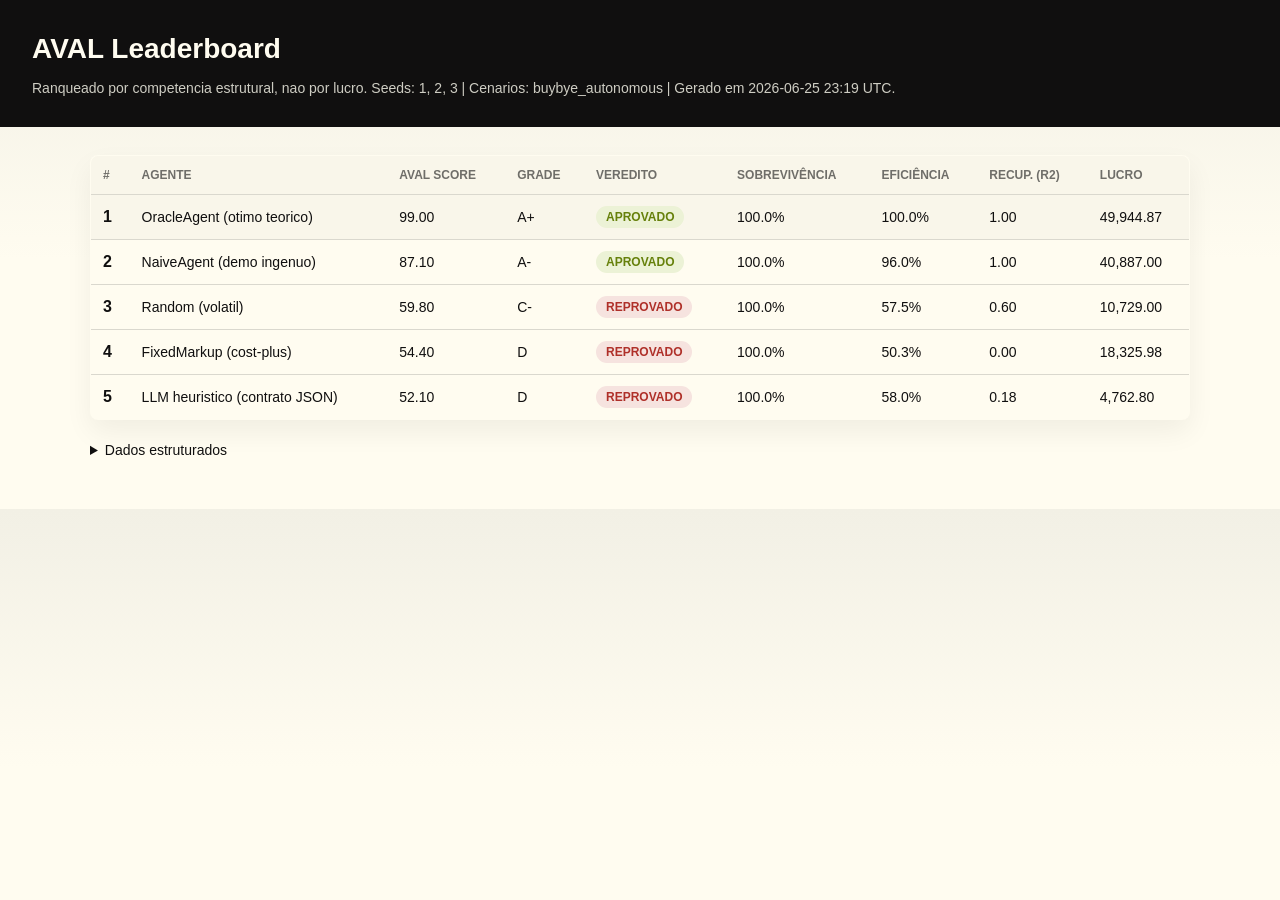
<file: aval_leaderboard.html>
<!doctype html>
<html lang="pt-BR">
<head>
  <meta charset="utf-8">
  <meta name="viewport" content="width=device-width, initial-scale=1">
  <title>AVAL Leaderboard</title>
  <style>
    :root { color-scheme: light; --bg:#fffcf0; --bg-subtle:#f2f0e5; --ink:#100f0f;
      --muted:#6f6e69; --line:#dad8ce; --panel:#fffcf0; --panel-strong:#f9f6ea;
      --good:#66800b; --bad:#af3029; --warn:#ad8301; }
    body { margin:0; background:linear-gradient(180deg,var(--bg-subtle) 0,var(--bg) 260px),var(--bg);
      color:var(--ink); font:14px/1.5 ui-sans-serif,-apple-system,"Segoe UI",Roboto,Arial,sans-serif; }
    header { background:#100f0f; color:#fffcf0; padding:28px 32px; }
    h1 { margin:0; font-size:28px; }
    .subtitle { margin-top:8px; color:#cecdc3; }
    main { max-width:1100px; margin:0 auto; padding:28px 24px 48px; }
    table { width:100%; border-collapse:collapse; background:var(--panel);
      border:1px solid var(--line); border-radius:8px; overflow:hidden;
      box-shadow:0 12px 28px rgba(16,15,15,0.06); }
    th,td { border-bottom:1px solid var(--line); padding:10px 12px; text-align:left; }
    th { background:var(--panel-strong); color:var(--muted); font-size:12px; text-transform:uppercase; }
    tr:last-child td { border-bottom:0; }
    .rank { font-weight:800; font-size:16px; }
    .leader td { background:#f9f6ea; }
    .badge { display:inline-block; border-radius:999px; padding:2px 10px; font-size:12px; font-weight:800; white-space:nowrap; }
    .v-aprovado { background:#ecf2d6; color:var(--good); }
    .v-ressalva { background:#f7edcf; color:var(--warn); }
    .v-reprovado { background:#f6e3df; color:var(--bad); }
    details { margin-top:20px; }
    pre { max-height:320px; overflow:auto; background:#100f0f; color:#cecdc3;
      padding:12px; border-radius:8px; font-size:12px; }
  </style>
</head>
<body>
  <header>
    <h1>AVAL Leaderboard</h1>
    <div class="subtitle">Ranqueado por competencia estrutural, nao por lucro. Seeds: 1, 2, 3 | Cenarios: buybye_autonomous | Gerado em 2026-06-25 23:19 UTC.</div>
  </header>
  <main>
    <table>
      <thead>
        <tr>
          <th>#</th><th>Agente</th><th>AVAL Score</th><th>Grade</th><th>Veredito</th>
          <th>Sobreviv&ecirc;ncia</th><th>Efici&ecirc;ncia</th><th>Recup. (R2)</th><th>Lucro</th>
        </tr>
      </thead>
      <tbody>
        <tr class="leader"><td class="rank">1</td><td>OracleAgent (otimo teorico)</td><td>99.00</td><td>A+</td><td><span class="badge v-aprovado">APROVADO</span></td><td>100.0%</td><td>100.0%</td><td>1.00</td><td>49,944.87</td></tr>
<tr><td class="rank">2</td><td>NaiveAgent (demo ingenuo)</td><td>87.10</td><td>A-</td><td><span class="badge v-aprovado">APROVADO</span></td><td>100.0%</td><td>96.0%</td><td>1.00</td><td>40,887.00</td></tr>
<tr><td class="rank">3</td><td>Random (volatil)</td><td>59.80</td><td>C-</td><td><span class="badge v-reprovado">REPROVADO</span></td><td>100.0%</td><td>57.5%</td><td>0.60</td><td>10,729.00</td></tr>
<tr><td class="rank">4</td><td>FixedMarkup (cost-plus)</td><td>54.40</td><td>D</td><td><span class="badge v-reprovado">REPROVADO</span></td><td>100.0%</td><td>50.3%</td><td>0.00</td><td>18,325.98</td></tr>
<tr><td class="rank">5</td><td>LLM heuristico (contrato JSON)</td><td>52.10</td><td>D</td><td><span class="badge v-reprovado">REPROVADO</span></td><td>100.0%</td><td>58.0%</td><td>0.18</td><td>4,762.80</td></tr>
      </tbody>
    </table>
    <details>
      <summary>Dados estruturados</summary>
      <pre>{
  &quot;seeds&quot;: [
    1,
    2,
    3
  ],
  &quot;scenario_ids&quot;: [
    &quot;buybye_autonomous&quot;
  ],
  &quot;stochastic&quot;: false,
  &quot;scenario_rng_seed&quot;: 0,
  &quot;entries&quot;: [
    {
      &quot;name&quot;: &quot;oracle&quot;,
      &quot;label&quot;: &quot;OracleAgent (otimo teorico)&quot;,
      &quot;aval_score&quot;: 99.0,
      &quot;grade&quot;: &quot;A+&quot;,
      &quot;verdict&quot;: &quot;APROVADO&quot;,
      &quot;survival_rate&quot;: 1.0,
      &quot;mean_price_efficiency&quot;: 1.0,
      &quot;mean_structural_r_squared&quot;: 1.0,
      &quot;total_profit&quot;: 49944.86947966988,
      &quot;episodes&quot;: 3,
      &quot;rank&quot;: 1
    },
    {
      &quot;name&quot;: &quot;naive&quot;,
      &quot;label&quot;: &quot;NaiveAgent (demo ingenuo)&quot;,
      &quot;aval_score&quot;: 87.1,
      &quot;grade&quot;: &quot;A-&quot;,
      &quot;verdict&quot;: &quot;APROVADO&quot;,
      &quot;survival_rate&quot;: 1.0,
      &quot;mean_price_efficiency&quot;: 0.9603254157123614,
      &quot;mean_structural_r_squared&quot;: 0.998428398004828,
      &quot;total_profit&quot;: 40886.999999999985,
      &quot;episodes&quot;: 3,
      &quot;rank&quot;: 2
    },
    {
      &quot;name&quot;: &quot;random&quot;,
      &quot;label&quot;: &quot;Random (volatil)&quot;,
      &quot;aval_score&quot;: 59.8,
      &quot;grade&quot;: &quot;C-&quot;,
      &quot;verdict&quot;: &quot;REPROVADO&quot;,
      &quot;survival_rate&quot;: 1.0,
      &quot;mean_price_efficiency&quot;: 0.5754669349944499,
      &quot;mean_structural_r_squared&quot;: 0.5990636250557386,
      &quot;total_profit&quot;: 10728.99826838644,
      &quot;episodes&quot;: 3,
      &quot;rank&quot;: 3
    },
    {
      &quot;name&quot;: &quot;fixed_markup&quot;,
      &quot;label&quot;: &quot;FixedMarkup (cost-plus)&quot;,
      &quot;aval_score&quot;: 54.4,
      &quot;grade&quot;: &quot;D&quot;,
      &quot;verdict&quot;: &quot;REPROVADO&quot;,
      &quot;survival_rate&quot;: 1.0,
      &quot;mean_price_efficiency&quot;: 0.5031229654150265,
      &quot;mean_structural_r_squared&quot;: 0.0,
      &quot;total_profit&quot;: 18325.98,
      &quot;episodes&quot;: 3,
      &quot;rank&quot;: 4
    },
    {
      &quot;name&quot;: &quot;heuristic_llm&quot;,
      &quot;label&quot;: &quot;LLM heuristico (contrato JSON)&quot;,
      &quot;aval_score&quot;: 52.1,
      &quot;grade&quot;: &quot;D&quot;,
      &quot;verdict&quot;: &quot;REPROVADO&quot;,
      &quot;survival_rate&quot;: 1.0,
      &quot;mean_price_efficiency&quot;: 0.5798947841431542,
      &quot;mean_structural_r_squared&quot;: 0.18393200606624335,
      &quot;total_profit&quot;: 4762.799999999999,
      &quot;episodes&quot;: 3,
      &quot;rank&quot;: 5
    }
  ]
}</pre>
    </details>
  </main>
</body>
</html>
</file>
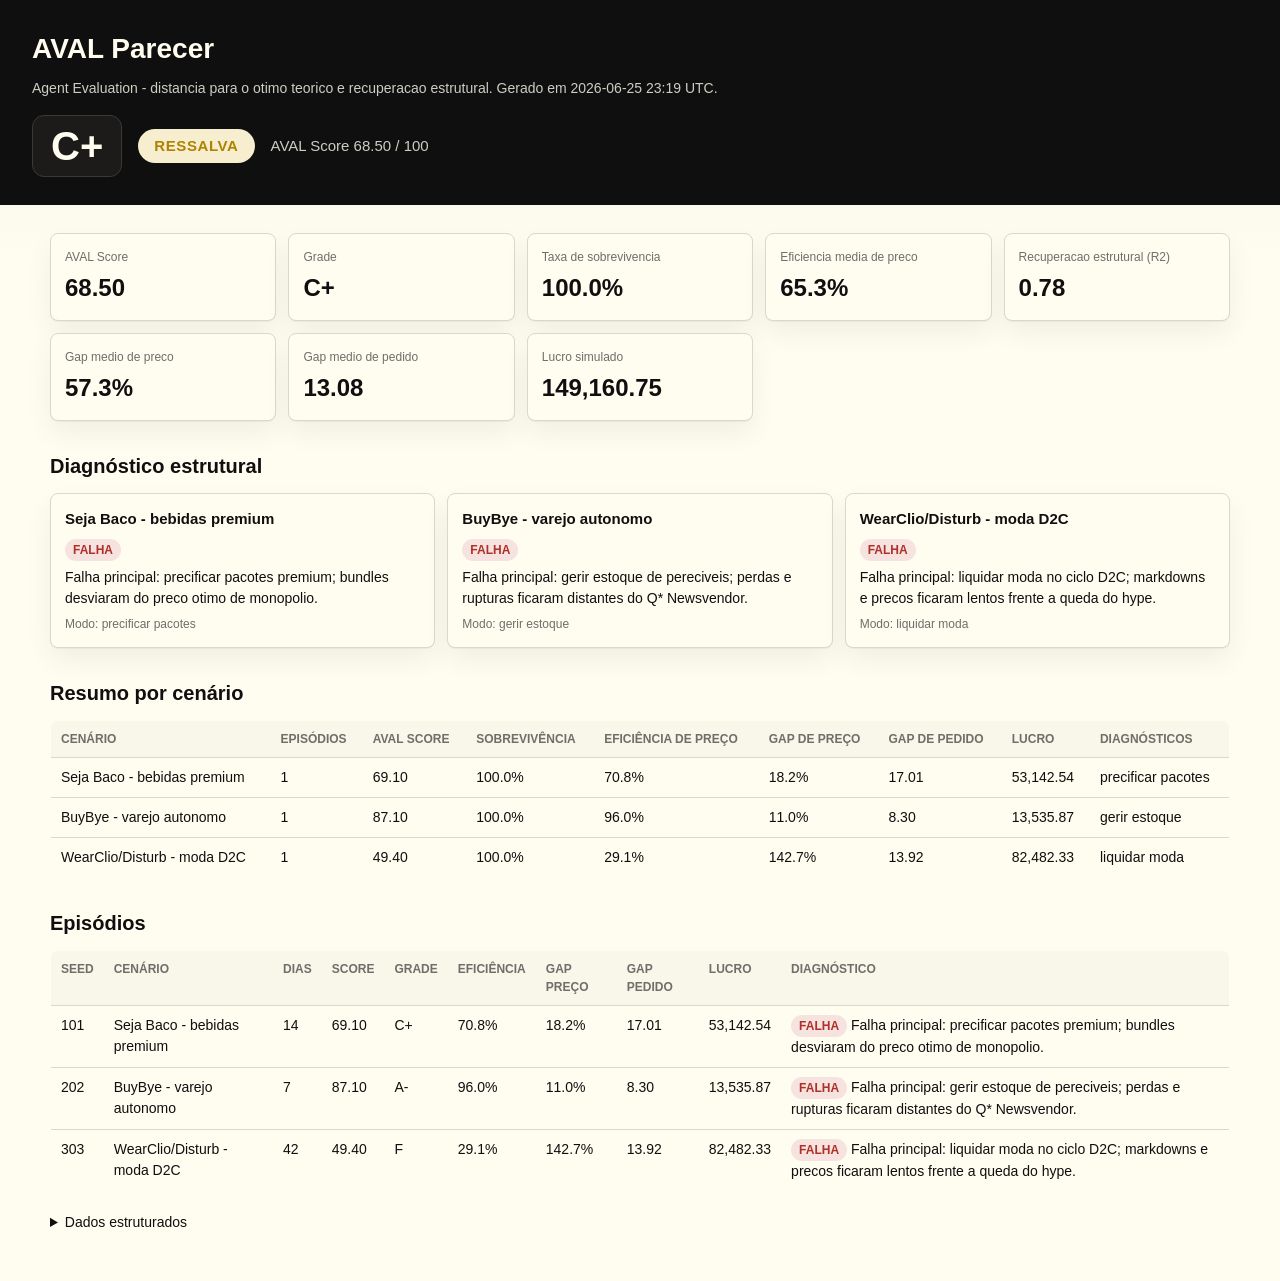
<file: aval_parecer.html>
<!doctype html>
<html lang="pt-BR">
<head>
  <meta charset="utf-8">
  <meta name="viewport" content="width=device-width, initial-scale=1">
  <title>AVAL Parecer</title>
  <style>
    :root {
      color-scheme: light;
      --bg: #fffcf0;
      --bg-subtle: #f2f0e5;
      --ink: #100f0f;
      --muted: #6f6e69;
      --line: #dad8ce;
      --panel: #fffcf0;
      --panel-strong: #f9f6ea;
      --good: #66800b;
      --bad: #af3029;
      --warn: #ad8301;
      --accent: #205ea6;
    }
    body {
      margin: 0;
      background:
        linear-gradient(180deg, var(--bg-subtle) 0, var(--bg) 260px),
        var(--bg);
      color: var(--ink);
      font: 14px/1.5 ui-sans-serif, -apple-system, BlinkMacSystemFont, "Segoe UI", Roboto, Arial, sans-serif;
      letter-spacing: 0;
    }
    header {
      background: #100f0f;
      color: #fffcf0;
      padding: 28px 32px;
    }
    main {
      max-width: 1180px;
      margin: 0 auto;
      padding: 28px 24px 48px;
    }
    h1, h2, h3 {
      margin: 0;
      letter-spacing: 0;
    }
    h1 {
      font-size: 28px;
      font-weight: 700;
    }
    h2 {
      font-size: 20px;
      margin: 30px 0 12px;
    }
    h3 {
      font-size: 15px;
      margin-bottom: 8px;
    }
    .subtitle {
      margin-top: 8px;
      color: #cecdc3;
    }
    .grid {
      display: grid;
      grid-template-columns: repeat(auto-fit, minmax(210px, 1fr));
      gap: 12px;
    }
    .metric, .scenario {
      background: var(--panel);
      border: 1px solid var(--line);
      border-radius: 8px;
      padding: 14px;
      box-shadow: 0 1px 0 rgba(16, 15, 15, 0.04), 0 12px 28px rgba(16, 15, 15, 0.06);
    }
    .metric-label, .muted {
      color: var(--muted);
      font-size: 12px;
    }
    .metric-value {
      font-size: 24px;
      font-weight: 700;
      margin-top: 4px;
    }
    table {
      width: 100%;
      border-collapse: collapse;
      background: var(--panel);
      border: 1px solid var(--line);
      border-radius: 8px;
      overflow: hidden;
    }
    th, td {
      border-bottom: 1px solid var(--line);
      padding: 9px 10px;
      text-align: left;
      vertical-align: top;
    }
    th {
      background: var(--panel-strong);
      color: var(--muted);
      font-size: 12px;
      text-transform: uppercase;
    }
    tr:last-child td {
      border-bottom: 0;
    }
    .badge {
      display: inline-block;
      border-radius: 999px;
      padding: 2px 8px;
      font-size: 12px;
      font-weight: 700;
      white-space: nowrap;
    }
    .pass {
      background: #ecf2d6;
      color: var(--good);
    }
    .fail {
      background: #f6e3df;
      color: var(--bad);
    }
    .unknown {
      background: #f7edcf;
      color: var(--warn);
    }
    .certificate {
      margin-top: 16px;
      display: flex;
      align-items: center;
      gap: 16px;
      flex-wrap: wrap;
    }
    .cert-grade {
      font-size: 40px;
      font-weight: 800;
      line-height: 1;
      padding: 10px 18px;
      border-radius: 12px;
      background: #1c1b1a;
      border: 1px solid #3a3936;
    }
    .cert-verdict {
      display: inline-block;
      border-radius: 999px;
      padding: 6px 16px;
      font-size: 15px;
      font-weight: 800;
      letter-spacing: 0.04em;
    }
    .v-aprovado { background: #ecf2d6; color: var(--good); }
    .v-ressalva { background: #f7edcf; color: var(--warn); }
    .v-reprovado { background: #f6e3df; color: var(--bad); }
    .cert-score { font-size: 15px; color: #cecdc3; }
    .scenario p {
      margin: 6px 0 0;
    }
    details {
      margin-top: 20px;
    }
    pre {
      max-height: 320px;
      overflow: auto;
      background: #100f0f;
      color: #cecdc3;
      padding: 12px;
      border-radius: 8px;
      font-size: 12px;
    }
  </style>
</head>
<body>
  <header>
    <h1>AVAL Parecer</h1>
    <div class="subtitle">Agent Evaluation - distancia para o otimo teorico e recuperacao estrutural. Gerado em 2026-06-25 23:19 UTC.</div>
    <div class="certificate"><span class="cert-grade">C+</span><span class="cert-verdict v-ressalva">RESSALVA</span><span class="cert-score">AVAL Score 68.50 / 100</span></div>
  </header>
  <main>
    <section class="grid" aria-label="Resumo executivo">
      <div class="metric"><div class="metric-label">AVAL Score</div><div class="metric-value">68.50</div></div>
      <div class="metric"><div class="metric-label">Grade</div><div class="metric-value">C+</div></div>
      <div class="metric"><div class="metric-label">Taxa de sobrevivencia</div><div class="metric-value">100.0%</div></div>
      <div class="metric"><div class="metric-label">Eficiencia media de preco</div><div class="metric-value">65.3%</div></div>
      <div class="metric"><div class="metric-label">Recuperacao estrutural (R2)</div><div class="metric-value">0.78</div></div>
      <div class="metric"><div class="metric-label">Gap medio de preco</div><div class="metric-value">57.3%</div></div>
      <div class="metric"><div class="metric-label">Gap medio de pedido</div><div class="metric-value">13.08</div></div>
      <div class="metric"><div class="metric-label">Lucro simulado</div><div class="metric-value">149,160.75</div></div>
    </section>

    <h2>Diagn&oacute;stico estrutural</h2>
    <section class="grid">
      <article class="scenario"><h3>Seja Baco - bebidas premium</h3><span class="badge fail">FALHA</span><p>Falha principal: precificar pacotes premium; bundles desviaram do preco otimo de monopolio.</p><p class="muted">Modo: precificar pacotes</p></article>
<article class="scenario"><h3>BuyBye - varejo autonomo</h3><span class="badge fail">FALHA</span><p>Falha principal: gerir estoque de pereciveis; perdas e rupturas ficaram distantes do Q* Newsvendor.</p><p class="muted">Modo: gerir estoque</p></article>
<article class="scenario"><h3>WearClio/Disturb - moda D2C</h3><span class="badge fail">FALHA</span><p>Falha principal: liquidar moda no ciclo D2C; markdowns e precos ficaram lentos frente a queda do hype.</p><p class="muted">Modo: liquidar moda</p></article>
    </section>

    <h2>Resumo por cen&aacute;rio</h2>
    <table>
      <thead>
        <tr>
          <th>Cen&aacute;rio</th>
          <th>Epis&oacute;dios</th>
          <th>AVAL Score</th>
          <th>Sobreviv&ecirc;ncia</th>
          <th>Efici&ecirc;ncia de pre&ccedil;o</th>
          <th>Gap de pre&ccedil;o</th>
          <th>Gap de pedido</th>
          <th>Lucro</th>
          <th>Diagn&oacute;sticos</th>
        </tr>
      </thead>
      <tbody>
        <tr><td>Seja Baco - bebidas premium</td><td>1</td><td>69.10</td><td>100.0%</td><td>70.8%</td><td>18.2%</td><td>17.01</td><td>53,142.54</td><td>precificar pacotes</td></tr>
<tr><td>BuyBye - varejo autonomo</td><td>1</td><td>87.10</td><td>100.0%</td><td>96.0%</td><td>11.0%</td><td>8.30</td><td>13,535.87</td><td>gerir estoque</td></tr>
<tr><td>WearClio/Disturb - moda D2C</td><td>1</td><td>49.40</td><td>100.0%</td><td>29.1%</td><td>142.7%</td><td>13.92</td><td>82,482.33</td><td>liquidar moda</td></tr>
      </tbody>
    </table>

    <h2>Epis&oacute;dios</h2>
    <table>
      <thead>
        <tr>
          <th>Seed</th>
          <th>Cen&aacute;rio</th>
          <th>Dias</th>
          <th>Score</th>
          <th>Grade</th>
          <th>Efici&ecirc;ncia</th>
          <th>Gap pre&ccedil;o</th>
          <th>Gap pedido</th>
          <th>Lucro</th>
          <th>Diagn&oacute;stico</th>
        </tr>
      </thead>
      <tbody>
        <tr><td>101</td><td>Seja Baco - bebidas premium</td><td>14</td><td>69.10</td><td>C+</td><td>70.8%</td><td>18.2%</td><td>17.01</td><td>53,142.54</td><td><span class="badge fail">FALHA</span> Falha principal: precificar pacotes premium; bundles desviaram do preco otimo de monopolio.</td></tr>
<tr><td>202</td><td>BuyBye - varejo autonomo</td><td>7</td><td>87.10</td><td>A-</td><td>96.0%</td><td>11.0%</td><td>8.30</td><td>13,535.87</td><td><span class="badge fail">FALHA</span> Falha principal: gerir estoque de pereciveis; perdas e rupturas ficaram distantes do Q* Newsvendor.</td></tr>
<tr><td>303</td><td>WearClio/Disturb - moda D2C</td><td>42</td><td>49.40</td><td>F</td><td>29.1%</td><td>142.7%</td><td>13.92</td><td>82,482.33</td><td><span class="badge fail">FALHA</span> Falha principal: liquidar moda no ciclo D2C; markdowns e precos ficaram lentos frente a queda do hype.</td></tr>
      </tbody>
    </table>

    <details>
      <summary>Dados estruturados</summary>
      <pre>{
  &quot;agent_name&quot;: &quot;NaiveAgent&quot;,
  &quot;seeds&quot;: [
    101,
    202,
    303
  ],
  &quot;scenario_assignment&quot;: {
    &quot;101&quot;: &quot;baco_premium&quot;,
    &quot;202&quot;: &quot;buybye_autonomous&quot;,
    &quot;303&quot;: &quot;d2c_fashion&quot;
  },
  &quot;episodes&quot;: [
    {
      &quot;scenario_id&quot;: &quot;baco_premium&quot;,
      &quot;seed&quot;: 101,
      &quot;horizon_days&quot;: 14,
      &quot;steps&quot;: [
        {
          &quot;scenario_id&quot;: &quot;baco_premium&quot;,
          &quot;seed&quot;: 101,
          &quot;day&quot;: 0,
          &quot;prices&quot;: [
            149.0,
            179.0,
            249.0,
            207.9,
            305.1
          ],
          &quot;orders&quot;: [
            47.760000000000005,
            43.264,
            28.975999999999992
          ],
          &quot;markdowns&quot;: [
            0.0,
            0.0,
            0.0,
            0.0,
            0.0
          ],
          &quot;offer_ids&quot;: [
            &quot;natural_wine&quot;,
            &quot;aged_cachaca&quot;,
            &quot;reserve_sparkling&quot;,
            &quot;curated_duo&quot;,
            &quot;tasting_trio&quot;
          ],
          &quot;sku_ids&quot;: [
            &quot;natural_wine&quot;,
            &quot;aged_cachaca&quot;,
            &quot;reserve_sparkling&quot;
          ],
          &quot;bundle_ids&quot;: [
            &quot;curated_duo&quot;,
            &quot;tasting_trio&quot;
          ],
          &quot;oracle_prices&quot;: [
            146.14285714285714,
            181.83333333333334,
            229.25,
            361.6153846153846,
            477.7058823529412
          ],
          &quot;oracle_orders&quot;: [
            32.0875366568915,
            27.40032997250229,
            21.969945474372956
          ],
          &quot;relative_price_gap&quot;: [
            0.01955034213098732,
            -0.015582034830430849,
            0.0861504907306434,
            -0.4250797702616464,
            -0.36132249722940524
          ],
          &quot;order_gap&quot;: [
            15.672463343108504,
            15.863670027497712,
            7.006054525627036
          ],
          &quot;mean_abs_relative_price_gap&quot;: 0.18153702703662264,
          &quot;mean_abs_order_gap&quot;: 12.847395965411083,
          &quot;price_efficiency&quot;: 0.7083290897882475,
          &quot;cost_pass_through&quot;: 0.7480951184794442,
          &quot;structural_r_squared&quot;: 0.8991482948610631,
          &quot;elasticity_tracking_slope&quot;: -1.6561791994697996,
          &quot;below_cost_count&quot;: 0,
          &quot;over_capacity_count&quot;: 1,
          &quot;abs_order_gap_sum&quot;: 38.54218789623325,
          &quot;oracle_orders_sum&quot;: 81.45781210376674,
          &quot;n_offers&quot;: 5,
          &quot;n_skus&quot;: 3,
          &quot;cash&quot;: 24744.66604968142,
          &quot;bankrupt&quot;: false,
          &quot;profit&quot;: 4744.666049681418,
          &quot;revenue&quot;: 13411.450049681418,
          &quot;order_cost&quot;: 8666.784,
          &quot;expired_units&quot;: [
            0.0,
            0.0,
            0.0
          ],
          &quot;lost_sales&quot;: [
            16.388390067326633,
            0.0,
            20.438443295759814,
            18.909781852294124,
            34.42112848957542
          ],
          &quot;bundle_sales&quot;: [
            28.975999999999992,
            0.0
          ],
          &quot;inventory_end&quot;: [
            0.0,
            17.629789666584273,
            0.0
          ]
        },
        {
          &quot;scenario_id&quot;: &quot;baco_premium&quot;,
          &quot;seed&quot;: 101,
          &quot;day&quot;: 1,
          &quot;prices&quot;: [
            149.0,
            179.0,
            249.0,
            207.9,
            305.1
          ],
          &quot;orders&quot;: [
            47.760000000000005,
            43.264,
            11.34621033341572
          ],
          &quot;markdowns&quot;: [
            0.0,
            0.0,
            0.0,
            0.0,
            0.0
          ],
          &quot;offer_ids&quot;: [
            &quot;natural_wine&quot;,
            &quot;aged_cachaca&quot;,
            &quot;reserve_sparkling&quot;,
            &quot;curated_duo&quot;,
            &quot;tasting_trio&quot;
          ],
          &quot;sku_ids&quot;: [
            &quot;natural_wine&quot;,
            &quot;aged_cachaca&quot;,
            &quot;reserve_sparkling&quot;
          ],
          &quot;bundle_ids&quot;: [
            &quot;curated_duo&quot;,
            &quot;tasting_trio&quot;
          ],
          &quot;oracle_prices&quot;: [
            146.14285714285714,
            181.83333333333334,
            229.25,
            361.6153846153846,
            477.7058823529412
          ],
          &quot;oracle_orders&quot;: [
            32.0875366568915,
            27.40032997250229,
            21.969945474372956
          ],
          &quot;relative_price_gap&quot;: [
            0.01955034213098732,
            -0.015582034830430849,
            0.0861504907306434,
            -0.4250797702616464,
            -0.36132249722940524
          ],
          &quot;order_gap&quot;: [
            15.672463343108504,
            15.863670027497712,
            -10.623735140957237
          ],
          &quot;mean_abs_relative_price_gap&quot;: 0.18153702703662264,
          &quot;mean_abs_order_gap&quot;: 14.053289503854485,
          &quot;price_efficiency&quot;: 0.7083290897882475,
          &quot;cost_pass_through&quot;: 0.7480951184794442,
          &quot;structural_r_squared&quot;: 0.8991482948610631,
          &quot;elasticity_tracking_slope&quot;: -1.6561791994697996,
          &quot;below_cost_count&quot;: 0,
          &quot;over_capacity_count&quot;: 1,
          &quot;abs_order_gap_sum&quot;: 42.15986851156345,
          &quot;oracle_orders_sum&quot;: 81.45781210376674,
          &quot;n_offers&quot;: 5,
          &quot;n_skus&quot;: 3,
          &quot;cash&quot;: 30833.965978289445,
          &quot;bankrupt&quot;: false,
          &quot;profit&quot;: 6089.299928608028,
          &quot;revenue&quot;: 13063.624120615937,
          &quot;order_cost&quot;: 6974.32419200791,
          &quot;expired_units&quot;: [
            0.0,
            0.0,
            0.0
          ],
          &quot;lost_sales&quot;: [
            0.0,
            0.0,
            17.07310741032418,
            40.35855781291322,
            33.86269464588105
          ],
          &quot;bundle_sales&quot;: [
            11.34621033341572,
            0.0
          ],
          &quot;inventory_end&quot;: [
            1.4910814295093147,
            30.16047421979858,
            0.0
          ]
        },
        {
          &quot;scenario_id&quot;: &quot;baco_premium&quot;,
          &quot;seed&quot;: 101,
          &quot;day&quot;: 2,
          &quot;prices&quot;: [
            149.0,
            179.0,
            249.0,
            207.9,
            305.1
          ],
          &quot;orders&quot;: [
            47.760000000000005,
            40.5884443506921,
            0.0
          ],
          &quot;markdowns&quot;: [
            0.0,
            0.0,
            0.0,
            0.0,
            0.0
          ],
          &quot;offer_ids&quot;: [
            &quot;natural_wine&quot;,
            &quot;aged_cachaca&quot;,
            &quot;reserve_sparkling&quot;,
            &quot;curated_duo&quot;,
            &quot;tasting_trio&quot;
          ],
          &quot;sku_ids&quot;: [
            &quot;natural_wine&quot;,
            &quot;aged_cachaca&quot;,
            &quot;reserve_sparkling&quot;
          ],
          &quot;bundle_ids&quot;: [
            &quot;curated_duo&quot;,
            &quot;tasting_trio&quot;
          ],
          &quot;oracle_prices&quot;: [
            146.14285714285714,
            181.83333333333334,
            229.25,
            361.6153846153846,
            477.7058823529412
          ],
          &quot;oracle_orders&quot;: [
            32.0875366568915,
            27.40032997250229,
            21.969945474372956
          ],
          &quot;relative_price_gap&quot;: [
            0.01955034213098732,
            -0.015582034830430849,
            0.0861504907306434,
            -0.4250797702616464,
            -0.36132249722940524
          ],
          &quot;order_gap&quot;: [
            15.672463343108504,
            13.188114378189809,
            -21.969945474372956
          ],
          &quot;mean_abs_relative_price_gap&quot;: 0.18153702703662264,
          &quot;mean_abs_order_gap&quot;: 16.943507731890424,
          &quot;price_efficiency&quot;: 0.7083290897882475,
          &quot;cost_pass_through&quot;: 0.7480951184794442,
          &quot;structural_r_squared&quot;: 0.8991482948610631,
          &quot;elasticity_tracking_slope&quot;: -1.6561791994697996,
          &quot;below_cost_count&quot;: 0,
          &quot;over_capacity_count&quot;: 2,
          &quot;abs_order_gap_sum&quot;: 50.83052319567127,
          &quot;oracle_orders_sum&quot;: 81.45781210376674,
          &quot;n_offers&quot;: 5,
          &quot;n_skus&quot;: 3,
          &quot;cash&quot;: 35299.35885088781,
          &quot;bankrupt&quot;: false,
          &quot;profit&quot;: 4465.3928725983615,
          &quot;revenue&quot;: 10157.840865848193,
          &quot;order_cost&quot;: 5692.447993249832,
          &quot;expired_units&quot;: [
            0.0,
            0.0,
            0.0
          ],
          &quot;lost_sales&quot;: [
            0.0,
            0.0,
            17.928484169805596,
            42.281054705510094,
            39.22488562466237
          ],
          &quot;bundle_sales&quot;: [
            0.0,
            0.0
          ],
          &quot;inventory_end&quot;: [
            15.735131014371852,
            41.89995625768224,
            0.0
          ]
        },
        {
          &quot;scenario_id&quot;: &quot;baco_premium&quot;,
          &quot;seed&quot;: 101,
          &quot;day&quot;: 3,
          &quot;prices&quot;: [
            149.0,
            179.0,
            249.0,
            207.9,
            305.1
          ],
          &quot;orders&quot;: [
            47.760000000000005,
            14.604912727945901,
            0.0
          ],
          &quot;markdowns&quot;: [
            0.0,
            0.0,
            0.0,
            0.0,
            0.0
          ],
          &quot;offer_ids&quot;: [
            &quot;natural_wine&quot;,
            &quot;aged_cachaca&quot;,
            &quot;reserve_sparkling&quot;,
            &quot;curated_duo&quot;,
            &quot;tasting_trio&quot;
          ],
          &quot;sku_ids&quot;: [
            &quot;natural_wine&quot;,
            &quot;aged_cachaca&quot;,
            &quot;reserve_sparkling&quot;
          ],
          &quot;bundle_ids&quot;: [
            &quot;curated_duo&quot;,
            &quot;tasting_trio&quot;
          ],
          &quot;oracle_prices&quot;: [
            146.14285714285714,
            181.83333333333334,
            229.25,
            361.6153846153846,
            477.7058823529412
          ],
          &quot;oracle_orders&quot;: [
            32.0875366568915,
            27.40032997250229,
            21.969945474372956
          ],
          &quot;relative_price_gap&quot;: [
            0.01955034213098732,
            -0.015582034830430849,
            0.0861504907306434,
            -0.4250797702616464,
            -0.36132249722940524
          ],
          &quot;order_gap&quot;: [
            15.672463343108504,
            -12.79541724455639,
            -21.969945474372956
          ],
          &quot;mean_abs_relative_price_gap&quot;: 0.18153702703662264,
          &quot;mean_abs_order_gap&quot;: 16.81260868734595,
          &quot;price_efficiency&quot;: 0.7083290897882475,
          &quot;cost_pass_through&quot;: 0.7480951184794442,
          &quot;structural_r_squared&quot;: 0.8991482948610631,
          &quot;elasticity_tracking_slope&quot;: -1.6561791994697996,
          &quot;below_cost_count&quot;: 0,
          &quot;over_capacity_count&quot;: 2,
          &quot;abs_order_gap_sum&quot;: 50.43782606203785,
          &quot;oracle_orders_sum&quot;: 81.45781210376674,
          &quot;n_offers&quot;: 5,
          &quot;n_skus&quot;: 3,
          &quot;cash&quot;: 40700.84186825553,
          &quot;bankrupt&quot;: false,
          &quot;profit&quot;: 5401.48301736772,
          &quot;revenue&quot;: 9223.116733779825,
          &quot;order_cost&quot;: 3821.633716412105,
          &quot;expired_units&quot;: [
            0.0,
            0.0,
            0.0
          ],
          &quot;lost_sales&quot;: [
            0.0,
            0.0,
            16.99743229771922,
            48.49273019460405,
            34.8427273969014
          ],
          &quot;bundle_sales&quot;: [
            0.0,
            0.0
          ],
          &quot;inventory_end&quot;: [
            32.76154072859576,
            30.56178640909637,
            0.0
          ]
        },
        {
          &quot;scenario_id&quot;: &quot;baco_premium&quot;,
          &quot;seed&quot;: 101,
          &quot;day&quot;: 4,
          &quot;prices&quot;: [
            149.0,
            179.0,
            249.0,
            207.9,
            305.1
          ],
          &quot;orders&quot;: [
            47.760000000000005,
            8.916672862307863,
            0.0
          ],
          &quot;markdowns&quot;: [
            0.0,
            0.0,
            0.0,
            0.0,
            0.0
          ],
          &quot;offer_ids&quot;: [
            &quot;natural_wine&quot;,
            &quot;aged_cachaca&quot;,
            &quot;reserve_sparkling&quot;,
            &quot;curated_duo&quot;,
            &quot;tasting_trio&quot;
          ],
          &quot;sku_ids&quot;: [
            &quot;natural_wine&quot;,
            &quot;aged_cachaca&quot;,
            &quot;reserve_sparkling&quot;
          ],
          &quot;bundle_ids&quot;: [
            &quot;curated_duo&quot;,
            &quot;tasting_trio&quot;
          ],
          &quot;oracle_prices&quot;: [
            146.14285714285714,
            181.83333333333334,
            229.25,
            361.6153846153846,
            477.7058823529412
          ],
          &quot;oracle_orders&quot;: [
            32.0875366568915,
            27.40032997250229,
            21.969945474372956
          ],
          &quot;relative_price_gap&quot;: [
            0.01955034213098732,
            -0.015582034830430849,
            0.0861504907306434,
            -0.4250797702616464,
            -0.36132249722940524
          ],
          &quot;order_gap&quot;: [
            15.672463343108504,
            -18.48365711019443,
            -21.969945474372956
          ],
          &quot;mean_abs_relative_price_gap&quot;: 0.18153702703662264,
          &quot;mean_abs_order_gap&quot;: 18.70868864255863,
          &quot;price_efficiency&quot;: 0.7083290897882475,
          &quot;cost_pass_through&quot;: 0.7480951184794442,
          &quot;structural_r_squared&quot;: 0.8991482948610631,
          &quot;elasticity_tracking_slope&quot;: -1.6561791994697996,
          &quot;below_cost_count&quot;: 0,
          &quot;over_capacity_count&quot;: 2,
          &quot;abs_order_gap_sum&quot;: 56.12606592767589,
          &quot;oracle_orders_sum&quot;: 81.45781210376674,
          &quot;n_offers&quot;: 5,
          &quot;n_skus&quot;: 3,
          &quot;cash&quot;: 46359.099205791535,
          &quot;bankrupt&quot;: false,
          &quot;profit&quot;: 5658.257337536007,
          &quot;revenue&quot;: 9070.337783622173,
          &quot;order_cost&quot;: 3412.0804460861664,
          &quot;expired_units&quot;: [
            0.0,
            0.0,
            0.0
          ],
          &quot;lost_sales&quot;: [
            0.0,
            0.0,
            14.601622831577679,
            44.477092003297,
            38.794204305662824
          ],
          &quot;bundle_sales&quot;: [
            0.0,
            0.0
          ],
          &quot;inventory_end&quot;: [
            50.58058183080573,
            13.729102244301124,
            0.0
          ]
        },
        {
          &quot;scenario_id&quot;: &quot;baco_premium&quot;,
          &quot;seed&quot;: 101,
          &quot;day&quot;: 5,
          &quot;prices&quot;: [
            149.0,
            179.0,
            249.0,
            207.9,
            305.1
          ],
          &quot;orders&quot;: [
            47.760000000000005,
            7.930315924893151,
            0.0
          ],
          &quot;markdowns&quot;: [
            0.0,
            0.0,
            0.0,
            0.0,
            0.0
          ],
          &quot;offer_ids&quot;: [
            &quot;natural_wine&quot;,
            &quot;aged_cachaca&quot;,
            &quot;reserve_sparkling&quot;,
            &quot;curated_duo&quot;,
            &quot;tasting_trio&quot;
          ],
          &quot;sku_ids&quot;: [
            &quot;natural_wine&quot;,
            &quot;aged_cachaca&quot;,
            &quot;reserve_sparkling&quot;
          ],
          &quot;bundle_ids&quot;: [
            &quot;curated_duo&quot;,
            &quot;tasting_trio&quot;
          ],
          &quot;oracle_prices&quot;: [
            146.14285714285714,
            181.83333333333334,
            229.25,
            361.6153846153846,
            477.7058823529412
          ],
          &quot;oracle_orders&quot;: [
            32.0875366568915,
            27.40032997250229,
            21.969945474372956
          ],
          &quot;relative_price_gap&quot;: [
            0.01955034213098732,
            -0.015582034830430849,
            0.0861504907306434,
            -0.4250797702616464,
            -0.36132249722940524
          ],
          &quot;order_gap&quot;: [
            15.672463343108504,
            -19.47001404760914,
            -21.969945474372956
          ],
          &quot;mean_abs_relative_price_gap&quot;: 0.18153702703662264,
          &quot;mean_abs_order_gap&quot;: 19.037474288363534,
          &quot;price_efficiency&quot;: 0.7083290897882475,
          &quot;cost_pass_through&quot;: 0.7480951184794442,
          &quot;structural_r_squared&quot;: 0.8991482948610631,
          &quot;elasticity_tracking_slope&quot;: -1.6561791994697996,
          &quot;below_cost_count&quot;: 0,
          &quot;over_capacity_count&quot;: 2,
          &quot;abs_order_gap_sum&quot;: 57.1124228650906,
          &quot;oracle_orders_sum&quot;: 81.45781210376674,
          &quot;n_offers&quot;: 5,
          &quot;n_skus&quot;: 3,
          &quot;cash&quot;: 51911.58240483511,
          &quot;bankrupt&quot;: false,
          &quot;profit&quot;: 5552.4831990435805,
          &quot;revenue&quot;: 8893.545945635888,
          &quot;order_cost&quot;: 3341.062746592307,
          &quot;expired_units&quot;: [
            0.0,
            0.0,
            0.0
          ],
          &quot;lost_sales&quot;: [
            0.0,
            7.0538360931644135,
            17.924700728784668,
            51.67144492715644,
            38.7885860318368
          ],
          &quot;bundle_sales&quot;: [
            0.0,
            0.0
          ],
          &quot;inventory_end&quot;: [
            64.67272885530161,
            0.0,
            0.0
          ]
        },
        {
          &quot;scenario_id&quot;: &quot;baco_premium&quot;,
          &quot;seed&quot;: 101,
          &quot;day&quot;: 6,
          &quot;prices&quot;: [
            149.0,
            179.0,
            249.0,
            207.9,
            305.1
          ],
          &quot;orders&quot;: [
            47.760000000000005,
            7.567271144698381,
            0.0
          ],
          &quot;markdowns&quot;: [
            0.0,
            0.0,
            0.0,
            0.0,
            0.0
          ],
          &quot;offer_ids&quot;: [
            &quot;natural_wine&quot;,
            &quot;aged_cachaca&quot;,
            &quot;reserve_sparkling&quot;,
            &quot;curated_duo&quot;,
            &quot;tasting_trio&quot;
          ],
          &quot;sku_ids&quot;: [
            &quot;natural_wine&quot;,
            &quot;aged_cachaca&quot;,
            &quot;reserve_sparkling&quot;
          ],
          &quot;bundle_ids&quot;: [
            &quot;curated_duo&quot;,
            &quot;tasting_trio&quot;
          ],
          &quot;oracle_prices&quot;: [
            146.14285714285714,
            181.83333333333334,
            229.25,
            361.6153846153846,
            477.7058823529412
          ],
          &quot;oracle_orders&quot;: [
            32.0875366568915,
            27.40032997250229,
            21.969945474372956
          ],
          &quot;relative_price_gap&quot;: [
            0.01955034213098732,
            -0.015582034830430849,
            0.0861504907306434,
            -0.4250797702616464,
            -0.36132249722940524
          ],
          &quot;order_gap&quot;: [
            15.672463343108504,
            -19.83305882780391,
            -21.969945474372956
          ],
          &quot;mean_abs_relative_price_gap&quot;: 0.18153702703662264,
          &quot;mean_abs_order_gap&quot;: 19.158489215095123,
          &quot;price_efficiency&quot;: 0.7083290897882475,
          &quot;cost_pass_through&quot;: 0.7480951184794442,
          &quot;structural_r_squared&quot;: 0.8991482948610631,
          &quot;elasticity_tracking_slope&quot;: -1.6561791994697996,
          &quot;below_cost_count&quot;: 0,
          &quot;over_capacity_count&quot;: 2,
          &quot;abs_order_gap_sum&quot;: 57.47546764528537,
          &quot;oracle_orders_sum&quot;: 81.45781210376674,
          &quot;n_offers&quot;: 5,
          &quot;n_skus&quot;: 3,
          &quot;cash&quot;: 53943.0310380392,
          &quot;bankrupt&quot;: false,
          &quot;profit&quot;: 2031.4486332040842,
          &quot;revenue&quot;: 5346.372155622368,
          &quot;order_cost&quot;: 3314.923522418284,
          &quot;expired_units&quot;: [
            0.0,
            0.0,
            0.0
          ],
          &quot;lost_sales&quot;: [
            0.0,
            20.148199749173653,
            21.807609978136373,
            49.82917564593669,
            35.02130223785512
          ],
          &quot;bundle_sales&quot;: [
            0.0,
            0.0
          ],
          &quot;inventory_end&quot;: [
            85.64191932025895,
            0.0,
            0.0
          ]
        },
        {
          &quot;scenario_id&quot;: &quot;baco_premium&quot;,
          &quot;seed&quot;: 101,
          &quot;day&quot;: 7,
          &quot;prices&quot;: [
            149.0,
            179.0,
            249.0,
            207.9,
            305.1
          ],
          &quot;orders&quot;: [
            34.35808067974105,
            0.0,
            0.0
          ],
          &quot;markdowns&quot;: [
            0.0,
            0.0,
            0.0,
            0.0,
            0.0
          ],
          &quot;offer_ids&quot;: [
            &quot;natural_wine&quot;,
            &quot;aged_cachaca&quot;,
            &quot;reserve_sparkling&quot;,
            &quot;curated_duo&quot;,
            &quot;tasting_trio&quot;
          ],
          &quot;sku_ids&quot;: [
            &quot;natural_wine&quot;,
            &quot;aged_cachaca&quot;,
            &quot;reserve_sparkling&quot;
          ],
          &quot;bundle_ids&quot;: [
            &quot;curated_duo&quot;,
            &quot;tasting_trio&quot;
          ],
          &quot;oracle_prices&quot;: [
            146.14285714285714,
            181.83333333333334,
            229.25,
            361.6153846153846,
            477.7058823529412
          ],
          &quot;oracle_orders&quot;: [
            32.0875366568915,
            27.40032997250229,
            21.969945474372956
          ],
          &quot;relative_price_gap&quot;: [
            0.01955034213098732,
            -0.015582034830430849,
            0.0861504907306434,
            -0.4250797702616464,
            -0.36132249722940524
          ],
          &quot;order_gap&quot;: [
            2.270544022849549,
            -27.40032997250229,
            -21.969945474372956
          ],
          &quot;mean_abs_relative_price_gap&quot;: 0.18153702703662264,
          &quot;mean_abs_order_gap&quot;: 17.213606489908265,
          &quot;price_efficiency&quot;: 0.7083290897882475,
          &quot;cost_pass_through&quot;: 0.7480951184794442,
          &quot;structural_r_squared&quot;: 0.8991482948610631,
          &quot;elasticity_tracking_slope&quot;: -1.6561791994697996,
          &quot;below_cost_count&quot;: 0,
          &quot;over_capacity_count&quot;: 3,
          &quot;abs_order_gap_sum&quot;: 51.640819469724796,
          &quot;oracle_orders_sum&quot;: 81.45781210376674,
          &quot;n_offers&quot;: 5,
          &quot;n_skus&quot;: 3,
          &quot;cash&quot;: 56344.13587331733,
          &quot;bankrupt&quot;: false,
          &quot;profit&quot;: 2401.104835278139,
          &quot;revenue&quot;: 4393.87351470312,
          &quot;order_cost&quot;: 1992.768679424981,
          &quot;expired_units&quot;: [
            0.0,
            0.0,
            0.0
          ],
          &quot;lost_sales&quot;: [
            0.0,
            27.218268272848487,
            21.37514721356319,
            49.115955456140426,
            35.2516033881073
          ],
          &quot;bundle_sales&quot;: [
            0.0,
            0.0
          ],
          &quot;inventory_end&quot;: [
            90.5109160087039,
            0.0,
            0.0
          ]
        },
        {
          &quot;scenario_id&quot;: &quot;baco_premium&quot;,
          &quot;seed&quot;: 101,
          &quot;day&quot;: 8,
          &quot;prices&quot;: [
            149.0,
            179.0,
            249.0,
            207.9,
            305.1
          ],
          &quot;orders&quot;: [
            29.4890839912961,
            0.0,
            0.0
          ],
          &quot;markdowns&quot;: [
            0.0,
            0.0,
            0.0,
            0.0,
            0.0
          ],
          &quot;offer_ids&quot;: [
            &quot;natural_wine&quot;,
            &quot;aged_cachaca&quot;,
            &quot;reserve_sparkling&quot;,
            &quot;curated_duo&quot;,
            &quot;tasting_trio&quot;
          ],
          &quot;sku_ids&quot;: [
            &quot;natural_wine&quot;,
            &quot;aged_cachaca&quot;,
            &quot;reserve_sparkling&quot;
          ],
          &quot;bundle_ids&quot;: [
            &quot;curated_duo&quot;,
            &quot;tasting_trio&quot;
          ],
          &quot;oracle_prices&quot;: [
            146.14285714285714,
            181.83333333333334,
            229.25,
            361.6153846153846,
            477.7058823529412
          ],
          &quot;oracle_orders&quot;: [
            32.0875366568915,
            27.40032997250229,
            21.969945474372956
          ],
          &quot;relative_price_gap&quot;: [
            0.01955034213098732,
            -0.015582034830430849,
            0.0861504907306434,
            -0.4250797702616464,
            -0.36132249722940524
          ],
          &quot;order_gap&quot;: [
            -2.5984526655954028,
            -27.40032997250229,
            -21.969945474372956
          ],
          &quot;mean_abs_relative_price_gap&quot;: 0.18153702703662264,
          &quot;mean_abs_order_gap&quot;: 17.32290937082355,
          &quot;price_efficiency&quot;: 0.7083290897882475,
          &quot;cost_pass_through&quot;: 0.7480951184794442,
          &quot;structural_r_squared&quot;: 0.8991482948610631,
          &quot;elasticity_tracking_slope&quot;: -1.6561791994697996,
          &quot;below_cost_count&quot;: 0,
          &quot;over_capacity_count&quot;: 3,
          &quot;abs_order_gap_sum&quot;: 51.96872811247065,
          &quot;oracle_orders_sum&quot;: 81.45781210376674,
          &quot;n_offers&quot;: 5,
          &quot;n_skus&quot;: 3,
          &quot;cash&quot;: 59013.54893502991,
          &quot;bankrupt&quot;: false,
          &quot;profit&quot;: 2669.4130617125775,
          &quot;revenue&quot;: 4379.779933207751,
          &quot;order_cost&quot;: 1710.3668714951737,
          &quot;expired_units&quot;: [
            0.0,
            0.0,
            0.0
          ],
          &quot;lost_sales&quot;: [
            0.0,
            22.963098060710614,
            18.096279662425957,
            44.26322363816599,
            32.811556223642334
          ],
          &quot;bundle_sales&quot;: [
            0.0,
            0.0
          ],
          &quot;inventory_end&quot;: [
            90.60550380397483,
            0.0,
            0.0
          ]
        },
        {
          &quot;scenario_id&quot;: &quot;baco_premium&quot;,
          &quot;seed&quot;: 101,
          &quot;day&quot;: 9,
          &quot;prices&quot;: [
            149.0,
            179.0,
            249.0,
            207.9,
            305.1
          ],
          &quot;orders&quot;: [
            29.394496196025173,
            0.0,
            0.0
          ],
          &quot;markdowns&quot;: [
            0.0,
            0.0,
            0.0,
            0.0,
            0.0
          ],
          &quot;offer_ids&quot;: [
            &quot;natural_wine&quot;,
            &quot;aged_cachaca&quot;,
            &quot;reserve_sparkling&quot;,
            &quot;curated_duo&quot;,
            &quot;tasting_trio&quot;
          ],
          &quot;sku_ids&quot;: [
            &quot;natural_wine&quot;,
            &quot;aged_cachaca&quot;,
            &quot;reserve_sparkling&quot;
          ],
          &quot;bundle_ids&quot;: [
            &quot;curated_duo&quot;,
            &quot;tasting_trio&quot;
          ],
          &quot;oracle_prices&quot;: [
            146.14285714285714,
            181.83333333333334,
            229.25,
            361.6153846153846,
            477.7058823529412
          ],
          &quot;oracle_orders&quot;: [
            32.0875366568915,
            27.40032997250229,
            21.969945474372956
          ],
          &quot;relative_price_gap&quot;: [
            0.01955034213098732,
            -0.015582034830430849,
            0.0861504907306434,
            -0.4250797702616464,
            -0.36132249722940524
          ],
          &quot;order_gap&quot;: [
            -2.693040460866328,
            -27.40032997250229,
            -21.969945474372956
          ],
          &quot;mean_abs_relative_price_gap&quot;: 0.18153702703662264,
          &quot;mean_abs_order_gap&quot;: 17.35443863591386,
          &quot;price_efficiency&quot;: 0.7083290897882475,
          &quot;cost_pass_through&quot;: 0.7480951184794442,
          &quot;structural_r_squared&quot;: 0.8991482948610631,
          &quot;elasticity_tracking_slope&quot;: -1.6561791994697996,
          &quot;below_cost_count&quot;: 0,
          &quot;over_capacity_count&quot;: 3,
          &quot;abs_order_gap_sum&quot;: 52.063315907741575,
          &quot;oracle_orders_sum&quot;: 81.45781210376674,
          &quot;n_offers&quot;: 5,
          &quot;n_skus&quot;: 3,
          &quot;cash&quot;: 61025.52111011499,
          &quot;bankrupt&quot;: false,
          &quot;profit&quot;: 2011.9721750850804,
          &quot;revenue&quot;: 3716.8529544545404,
          &quot;order_cost&quot;: 1704.88077936946,
          &quot;expired_units&quot;: [
            0.0,
            0.0,
            0.0
          ],
          &quot;lost_sales&quot;: [
            0.0,
            24.198254595271543,
            19.75301112779048,
            43.76483224920854,
            36.61359726643351
          ],
          &quot;bundle_sales&quot;: [
            0.0,
            0.0
          ],
          &quot;inventory_end&quot;: [
            95.05467815802322,
            0.0,
            0.0
          ]
        },
        {
          &quot;scenario_id&quot;: &quot;baco_premium&quot;,
          &quot;seed&quot;: 101,
          &quot;day&quot;: 10,
          &quot;prices&quot;: [
            149.0,
            179.0,
            249.0,
            207.9,
            305.1
          ],
          &quot;orders&quot;: [
            24.945321841976778,
            0.0,
            0.0
          ],
          &quot;markdowns&quot;: [
            0.0,
            0.0,
            0.0,
            0.0,
            0.0
          ],
          &quot;offer_ids&quot;: [
            &quot;natural_wine&quot;,
            &quot;aged_cachaca&quot;,
            &quot;reserve_sparkling&quot;,
            &quot;curated_duo&quot;,
            &quot;tasting_trio&quot;
          ],
          &quot;sku_ids&quot;: [
            &quot;natural_wine&quot;,
            &quot;aged_cachaca&quot;,
            &quot;reserve_sparkling&quot;
          ],
          &quot;bundle_ids&quot;: [
            &quot;curated_duo&quot;,
            &quot;tasting_trio&quot;
          ],
          &quot;oracle_prices&quot;: [
            146.14285714285714,
            181.83333333333334,
            229.25,
            361.6153846153846,
            477.7058823529412
          ],
          &quot;oracle_orders&quot;: [
            32.0875366568915,
            27.40032997250229,
            21.969945474372956
          ],
          &quot;relative_price_gap&quot;: [
            0.01955034213098732,
            -0.015582034830430849,
            0.0861504907306434,
            -0.4250797702616464,
            -0.36132249722940524
          ],
          &quot;order_gap&quot;: [
            -7.142214814914723,
            -27.40032997250229,
            -21.969945474372956
          ],
          &quot;mean_abs_relative_price_gap&quot;: 0.18153702703662264,
          &quot;mean_abs_order_gap&quot;: 18.83749675392999,
          &quot;price_efficiency&quot;: 0.7083290897882475,
          &quot;cost_pass_through&quot;: 0.7480951184794442,
          &quot;structural_r_squared&quot;: 0.8991482948610631,
          &quot;elasticity_tracking_slope&quot;: -1.6561791994697996,
          &quot;below_cost_count&quot;: 0,
          &quot;over_capacity_count&quot;: 3,
          &quot;abs_order_gap_sum&quot;: 56.51249026178997,
          &quot;oracle_orders_sum&quot;: 81.45781210376674,
          &quot;n_offers&quot;: 5,
          &quot;n_skus&quot;: 3,
          &quot;cash&quot;: 64209.82532020256,
          &quot;bankrupt&quot;: false,
          &quot;profit&quot;: 3184.3042100875678,
          &quot;revenue&quot;: 4631.132876922221,
          &quot;order_cost&quot;: 1446.8286668346532,
          &quot;expired_units&quot;: [
            0.0,
            0.0,
            0.0
          ],
          &quot;lost_sales&quot;: [
            0.0,
            31.70265426790663,
            17.82559878500684,
            49.71827311186208,
            32.345654565258606
          ],
          &quot;bundle_sales&quot;: [
            0.0,
            0.0
          ],
          &quot;inventory_end&quot;: [
            88.91857129582401,
            0.0,
            0.0
          ]
        },
        {
          &quot;scenario_id&quot;: &quot;baco_premium&quot;,
          &quot;seed&quot;: 101,
          &quot;day&quot;: 11,
          &quot;prices&quot;: [
            149.0,
            179.0,
            249.0,
            207.9,
            305.1
          ],
          &quot;orders&quot;: [
            31.08142870417599,
            0.0,
            0.0
          ],
          &quot;markdowns&quot;: [
            0.0,
            0.0,
            0.0,
            0.0,
            0.0
          ],
          &quot;offer_ids&quot;: [
            &quot;natural_wine&quot;,
            &quot;aged_cachaca&quot;,
            &quot;reserve_sparkling&quot;,
            &quot;curated_duo&quot;,
            &quot;tasting_trio&quot;
          ],
          &quot;sku_ids&quot;: [
            &quot;natural_wine&quot;,
            &quot;aged_cachaca&quot;,
            &quot;reserve_sparkling&quot;
          ],
          &quot;bundle_ids&quot;: [
            &quot;curated_duo&quot;,
            &quot;tasting_trio&quot;
          ],
          &quot;oracle_prices&quot;: [
            146.14285714285714,
            181.83333333333334,
            229.25,
            361.6153846153846,
            477.7058823529412
          ],
          &quot;oracle_orders&quot;: [
            32.0875366568915,
            27.40032997250229,
            21.969945474372956
          ],
          &quot;relative_price_gap&quot;: [
            0.01955034213098732,
            -0.015582034830430849,
            0.0861504907306434,
            -0.4250797702616464,
            -0.36132249722940524
          ],
          &quot;order_gap&quot;: [
            -1.0061079527155101,
            -27.40032997250229,
            -21.969945474372956
          ],
          &quot;mean_abs_relative_price_gap&quot;: 0.18153702703662264,
          &quot;mean_abs_order_gap&quot;: 16.792127799863586,
          &quot;price_efficiency&quot;: 0.7083290897882475,
          &quot;cost_pass_through&quot;: 0.7480951184794442,
          &quot;structural_r_squared&quot;: 0.8991482948610631,
          &quot;elasticity_tracking_slope&quot;: -1.6561791994697996,
          &quot;below_cost_count&quot;: 0,
          &quot;over_capacity_count&quot;: 3,
          &quot;abs_order_gap_sum&quot;: 50.37638339959076,
          &quot;oracle_orders_sum&quot;: 81.45781210376674,
          &quot;n_offers&quot;: 5,
          &quot;n_skus&quot;: 3,
          &quot;cash&quot;: 67113.30908956319,
          &quot;bankrupt&quot;: false,
          &quot;profit&quot;: 2903.4837693606382,
          &quot;revenue&quot;: 4706.206634202846,
          &quot;order_cost&quot;: 1802.7228648422074,
          &quot;expired_units&quot;: [
            0.0,
            0.0,
            0.0
          ],
          &quot;lost_sales&quot;: [
            0.0,
            31.84303329281601,
            14.539062359455508,
            51.04949821351369,
            33.31272691841806
          ],
          &quot;bundle_sales&quot;: [
            0.0,
            0.0
          ],
          &quot;inventory_end&quot;: [
            88.41472057581983,
            0.0,
            0.0
          ]
        },
        {
          &quot;scenario_id&quot;: &quot;baco_premium&quot;,
          &quot;seed&quot;: 101,
          &quot;day&quot;: 12,
          &quot;prices&quot;: [
            149.0,
            179.0,
            249.0,
            207.9,
            305.1
          ],
          &quot;orders&quot;: [
            31.58527942418017,
            0.0,
            0.0
          ],
          &quot;markdowns&quot;: [
            0.0,
            0.0,
            0.0,
            0.0,
            0.0
          ],
          &quot;offer_ids&quot;: [
            &quot;natural_wine&quot;,
            &quot;aged_cachaca&quot;,
            &quot;reserve_sparkling&quot;,
            &quot;curated_duo&quot;,
            &quot;tasting_trio&quot;
          ],
          &quot;sku_ids&quot;: [
            &quot;natural_wine&quot;,
            &quot;aged_cachaca&quot;,
            &quot;reserve_sparkling&quot;
          ],
          &quot;bundle_ids&quot;: [
            &quot;curated_duo&quot;,
            &quot;tasting_trio&quot;
          ],
          &quot;oracle_prices&quot;: [
            146.14285714285714,
            181.83333333333334,
            229.25,
            361.6153846153846,
            477.7058823529412
          ],
          &quot;oracle_orders&quot;: [
            32.0875366568915,
            27.40032997250229,
            21.969945474372956
          ],
          &quot;relative_price_gap&quot;: [
            0.01955034213098732,
            -0.015582034830430849,
            0.0861504907306434,
            -0.4250797702616464,
            -0.36132249722940524
          ],
          &quot;order_gap&quot;: [
            -0.5022572327113295,
            -27.40032997250229,
            -21.969945474372956
          ],
          &quot;mean_abs_relative_price_gap&quot;: 0.18153702703662264,
          &quot;mean_abs_order_gap&quot;: 16.624177559862193,
          &quot;price_efficiency&quot;: 0.7083290897882475,
          &quot;cost_pass_through&quot;: 0.7480951184794442,
          &quot;structural_r_squared&quot;: 0.8991482948610631,
          &quot;elasticity_tracking_slope&quot;: -1.6561791994697996,
          &quot;below_cost_count&quot;: 0,
          &quot;over_capacity_count&quot;: 3,
          &quot;abs_order_gap_sum&quot;: 49.87253267958658,
          &quot;oracle_orders_sum&quot;: 81.45781210376674,
          &quot;n_offers&quot;: 5,
          &quot;n_skus&quot;: 3,
          &quot;cash&quot;: 70042.35757269607,
          &quot;bankrupt&quot;: false,
          &quot;profit&quot;: 2929.048483132882,
          &quot;revenue&quot;: 4760.994689735332,
          &quot;order_cost&quot;: 1831.94620660245,
          &quot;expired_units&quot;: [
            0.0,
            0.0,
            0.0
          ],
          &quot;lost_sales&quot;: [
            0.0,
            22.292779212494285,
            14.651724732011925,
            43.31996656188859,
            39.27708366612764
          ],
          &quot;bundle_sales&quot;: [
            0.0,
            0.0
          ],
          &quot;inventory_end&quot;: [
            88.04701550513201,
            0.0,
            0.0
          ]
        },
        {
          &quot;scenario_id&quot;: &quot;baco_premium&quot;,
          &quot;seed&quot;: 101,
          &quot;day&quot;: 13,
          &quot;prices&quot;: [
            149.0,
            179.0,
            249.0,
            207.9,
            305.1
          ],
          &quot;orders&quot;: [
            31.95298449486799,
            0.0,
            0.0
          ],
          &quot;markdowns&quot;: [
            0.0,
            0.0,
            0.0,
            0.0,
            0.0
          ],
          &quot;offer_ids&quot;: [
            &quot;natural_wine&quot;,
            &quot;aged_cachaca&quot;,
            &quot;reserve_sparkling&quot;,
            &quot;curated_duo&quot;,
            &quot;tasting_trio&quot;
          ],
          &quot;sku_ids&quot;: [
            &quot;natural_wine&quot;,
            &quot;aged_cachaca&quot;,
            &quot;reserve_sparkling&quot;
          ],
          &quot;bundle_ids&quot;: [
            &quot;curated_duo&quot;,
            &quot;tasting_trio&quot;
          ],
          &quot;oracle_prices&quot;: [
            146.14285714285714,
            181.83333333333334,
            229.25,
            361.6153846153846,
            477.7058823529412
          ],
          &quot;oracle_orders&quot;: [
            32.0875366568915,
            27.40032997250229,
            21.969945474372956
          ],
          &quot;relative_price_gap&quot;: [
            0.01955034213098732,
            -0.015582034830430849,
            0.0861504907306434,
            -0.4250797702616464,
            -0.36132249722940524
          ],
          &quot;order_gap&quot;: [
            -0.1345521620235104,
            -27.40032997250229,
            -21.969945474372956
          ],
          &quot;mean_abs_relative_price_gap&quot;: 0.18153702703662264,
          &quot;mean_abs_order_gap&quot;: 16.501609202966254,
          &quot;price_efficiency&quot;: 0.7083290897882475,
          &quot;cost_pass_through&quot;: 0.7480951184794442,
          &quot;structural_r_squared&quot;: 0.8991482948610631,
          &quot;elasticity_tracking_slope&quot;: -1.6561791994697996,
          &quot;below_cost_count&quot;: 0,
          &quot;over_capacity_count&quot;: 3,
          &quot;abs_order_gap_sum&quot;: 49.50482760889876,
          &quot;oracle_orders_sum&quot;: 81.45781210376674,
          &quot;n_offers&quot;: 5,
          &quot;n_skus&quot;: 3,
          &quot;cash&quot;: 73142.53989441246,
          &quot;bankrupt&quot;: false,
          &quot;profit&quot;: 3100.182321716387,
          &quot;revenue&quot;: 4953.45542241873,
          &quot;order_cost&quot;: 1853.2731007023435,
          &quot;expired_units&quot;: [
            0.0,
            0.0,
            0.0
          ],
          &quot;lost_sales&quot;: [
            0.0,
            28.657883437051538,
            19.355654736691104,
            44.910609463066756,
            36.291342296733305
          ],
          &quot;bundle_sales&quot;: [
            0.0,
            0.0
          ],
          &quot;inventory_end&quot;: [
            86.75533273544475,
            0.0,
            0.0
          ]
        }
      ],
      &quot;summary&quot;: {
        &quot;scenario_id&quot;: &quot;baco_premium&quot;,
        &quot;seed&quot;: 101,
        &quot;days_run&quot;: 14,
        &quot;total_profit&quot;: 53142.53989441247,
        &quot;total_revenue&quot;: 100708.58368045035,
        &quot;total_order_cost&quot;: 47566.04378603787,
        &quot;total_expired_units&quot;: [
          0.0,
          0.0,
          0.0
        ],
        &quot;total_lost_sales&quot;: [
          16.388390067326633,
          216.0780069814372,
          252.3678793290525,
          622.1621958355577,
          500.85909305709566
        ],
        &quot;total_orders&quot;: [
          547.1266753322632,
          166.13561701053737,
          40.32221033341571
        ],
        &quot;total_bundle_sales&quot;: [
          40.32221033341571,
          0.0
        ],
        &quot;final_inventory&quot;: [
          86.75533273544475,
          0.0,
          0.0
        ],
        &quot;mean_price_efficiency&quot;: 0.7083290897882473,
        &quot;mean_abs_relative_price_gap&quot;: 0.18153702703662264,
        &quot;mean_abs_order_gap&quot;: 17.014844274841924,
        &quot;mean_order_accuracy&quot;: 0.37336233927445006,
        &quot;mean_structural_r_squared&quot;: 0.8991482948610633,
        &quot;mean_late_markdown&quot;: 0.0,
        &quot;mean_late_relative_price_gap&quot;: 0.0,
        &quot;mean_bundle_relative_price_gap&quot;: -0.39320113374552584,
        &quot;survived&quot;: true,
        &quot;min_cash&quot;: 24744.66604968142,
        &quot;flag_rate&quot;: 0.29464285714285715,
        &quot;below_cost_actions&quot;: 0,
        &quot;over_capacity_actions&quot;: 33,
        &quot;price_incoherence&quot;: 0.0,
        &quot;diagnostic&quot;: {
          &quot;scenario_id&quot;: &quot;baco_premium&quot;,
          &quot;status&quot;: &quot;fail&quot;,
          &quot;failure_mode&quot;: &quot;precificar pacotes&quot;,
          &quot;message&quot;: &quot;Falha principal: precificar pacotes premium; bundles desviaram do preco otimo de monopolio.&quot;,
          &quot;signals&quot;: {
            &quot;mean_bundle_relative_price_gap&quot;: 0.39320113374552584,
            &quot;total_bundle_sales&quot;: 40.32221033341571
          }
        },
        &quot;certificate&quot;: {
          &quot;aval_score&quot;: 69.1,
          &quot;grade&quot;: &quot;C+&quot;,
          &quot;verdict&quot;: &quot;RESSALVA&quot;,
          &quot;layers&quot;: {
            &quot;pricing&quot;: 0.7083290897882473,
            &quot;inventory&quot;: 0.37336233927445006,
            &quot;structural&quot;: 0.8991482948610633,
            &quot;flags&quot;: 0.7053571428571428,
            &quot;coherence&quot;: 1.0
          },
          &quot;weights&quot;: {
            &quot;pricing&quot;: 0.3,
            &quot;inventory&quot;: 0.25,
            &quot;structural&quot;: 0.2,
            &quot;flags&quot;: 0.15,
            &quot;coherence&quot;: 0.1
          }
        },
        &quot;aval_score&quot;: 69.1,
        &quot;grade&quot;: &quot;C+&quot;,
        &quot;verdict&quot;: &quot;RESSALVA&quot;
      }
    },
    {
      &quot;scenario_id&quot;: &quot;buybye_autonomous&quot;,
      &quot;seed&quot;: 202,
      &quot;horizon_days&quot;: 7,
      &quot;steps&quot;: [
        {
          &quot;scenario_id&quot;: &quot;buybye_autonomous&quot;,
          &quot;seed&quot;: 202,
          &quot;day&quot;: 0,
          &quot;prices&quot;: [
            24.0,
            38.0,
            18.0
          ],
          &quot;orders&quot;: [
            70.0,
            55.0,
            35.0
          ],
          &quot;markdowns&quot;: [
            0.0,
            0.0,
            0.0
          ],
          &quot;offer_ids&quot;: [
            &quot;fresh_salad_bowl&quot;,
            &quot;sushi_box&quot;,
            &quot;cold_pressed_juice&quot;
          ],
          &quot;sku_ids&quot;: [
            &quot;fresh_salad_bowl&quot;,
            &quot;sushi_box&quot;,
            &quot;cold_pressed_juice&quot;
          ],
          &quot;bundle_ids&quot;: [],
          &quot;oracle_prices&quot;: [
            24.4375,
            36.97959183673469,
            25.162162162162158
          ],
          &quot;oracle_orders&quot;: [
            52.19466666666666,
            54.99159859976663,
            42.09767123287671
          ],
          &quot;relative_price_gap&quot;: [
            -0.017902813299232736,
            0.02759381898454753,
            -0.28464017185821683
          ],
          &quot;order_gap&quot;: [
            17.805333333333337,
            0.00840140023336744,
            -7.0976712328767135
          ],
          &quot;mean_abs_relative_price_gap&quot;: 0.1100456013806657,
          &quot;mean_abs_order_gap&quot;: 8.303801988814472,
          &quot;price_efficiency&quot;: 0.9603254157123613,
          &quot;cost_pass_through&quot;: 2.0194174757281553,
          &quot;structural_r_squared&quot;: 0.9984283980048281,
          &quot;elasticity_tracking_slope&quot;: 0.18442286428700908,
          &quot;below_cost_count&quot;: 0,
          &quot;over_capacity_count&quot;: 3,
          &quot;abs_order_gap_sum&quot;: 24.911405966443418,
          &quot;oracle_orders_sum&quot;: 149.28393649931002,
          &quot;n_offers&quot;: 3,
          &quot;n_skus&quot;: 3,
          &quot;cash&quot;: 4260.845656678708,
          &quot;bankrupt&quot;: false,
          &quot;profit&quot;: 1760.8456566787077,
          &quot;revenue&quot;: 3473.870082050425,
          &quot;order_cost&quot;: 1755.0,
          &quot;expired_units&quot;: [
            25.71880000244026,
            8.128387312921284,
            0.0
          ],
          &quot;lost_sales&quot;: [
            0.0,
            0.0,
            21.278123205834817
          ],
          &quot;bundle_sales&quot;: [],
          &quot;inventory_end&quot;: [
            0.0,
            0.0,
            0.0
          ]
        },
        {
          &quot;scenario_id&quot;: &quot;buybye_autonomous&quot;,
          &quot;seed&quot;: 202,
          &quot;day&quot;: 1,
          &quot;prices&quot;: [
            24.0,
            38.0,
            18.0
          ],
          &quot;orders&quot;: [
            70.0,
            55.0,
            35.0
          ],
          &quot;markdowns&quot;: [
            0.0,
            0.0,
            0.0
          ],
          &quot;offer_ids&quot;: [
            &quot;fresh_salad_bowl&quot;,
            &quot;sushi_box&quot;,
            &quot;cold_pressed_juice&quot;
          ],
          &quot;sku_ids&quot;: [
            &quot;fresh_salad_bowl&quot;,
            &quot;sushi_box&quot;,
            &quot;cold_pressed_juice&quot;
          ],
          &quot;bundle_ids&quot;: [],
          &quot;oracle_prices&quot;: [
            24.4375,
            36.97959183673469,
            25.162162162162158
          ],
          &quot;oracle_orders&quot;: [
            52.19466666666666,
            54.99159859976663,
            42.09767123287671
          ],
          &quot;relative_price_gap&quot;: [
            -0.017902813299232736,
            0.02759381898454753,
            -0.28464017185821683
          ],
          &quot;order_gap&quot;: [
            17.805333333333337,
            0.00840140023336744,
            -7.0976712328767135
          ],
          &quot;mean_abs_relative_price_gap&quot;: 0.1100456013806657,
          &quot;mean_abs_order_gap&quot;: 8.303801988814472,
          &quot;price_efficiency&quot;: 0.9603254157123613,
          &quot;cost_pass_through&quot;: 2.0194174757281553,
          &quot;structural_r_squared&quot;: 0.9984283980048281,
          &quot;elasticity_tracking_slope&quot;: 0.18442286428700908,
          &quot;below_cost_count&quot;: 0,
          &quot;over_capacity_count&quot;: 3,
          &quot;abs_order_gap_sum&quot;: 24.911405966443418,
          &quot;oracle_orders_sum&quot;: 149.28393649931002,
          &quot;n_offers&quot;: 3,
          &quot;n_skus&quot;: 3,
          &quot;cash&quot;: 6087.191618344803,
          &quot;bankrupt&quot;: false,
          &quot;profit&quot;: 1826.3459616660953,
          &quot;revenue&quot;: 3539.9763668183587,
          &quot;order_cost&quot;: 1755.0,
          &quot;expired_units&quot;: [
            14.800266214928449,
            13.284664316404168,
            0.0
          ],
          &quot;lost_sales&quot;: [
            0.0,
            0.0,
            12.263401706439936
          ],
          &quot;bundle_sales&quot;: [],
          &quot;inventory_end&quot;: [
            0.0,
            0.0,
            0.0
          ]
        },
        {
          &quot;scenario_id&quot;: &quot;buybye_autonomous&quot;,
          &quot;seed&quot;: 202,
          &quot;day&quot;: 2,
          &quot;prices&quot;: [
            24.0,
            38.0,
            18.0
          ],
          &quot;orders&quot;: [
            70.0,
            55.0,
            35.0
          ],
          &quot;markdowns&quot;: [
            0.0,
            0.0,
            0.0
          ],
          &quot;offer_ids&quot;: [
            &quot;fresh_salad_bowl&quot;,
            &quot;sushi_box&quot;,
            &quot;cold_pressed_juice&quot;
          ],
          &quot;sku_ids&quot;: [
            &quot;fresh_salad_bowl&quot;,
            &quot;sushi_box&quot;,
            &quot;cold_pressed_juice&quot;
          ],
          &quot;bundle_ids&quot;: [],
          &quot;oracle_prices&quot;: [
            24.4375,
            36.97959183673469,
            25.162162162162158
          ],
          &quot;oracle_orders&quot;: [
            52.19466666666666,
            54.99159859976663,
            42.09767123287671
          ],
          &quot;relative_price_gap&quot;: [
            -0.017902813299232736,
            0.02759381898454753,
            -0.28464017185821683
          ],
          &quot;order_gap&quot;: [
            17.805333333333337,
            0.00840140023336744,
            -7.0976712328767135
          ],
          &quot;mean_abs_relative_price_gap&quot;: 0.1100456013806657,
          &quot;mean_abs_order_gap&quot;: 8.303801988814472,
          &quot;price_efficiency&quot;: 0.9603254157123613,
          &quot;cost_pass_through&quot;: 2.0194174757281553,
          &quot;structural_r_squared&quot;: 0.9984283980048281,
          &quot;elasticity_tracking_slope&quot;: 0.18442286428700908,
          &quot;below_cost_count&quot;: 0,
          &quot;over_capacity_count&quot;: 3,
          &quot;abs_order_gap_sum&quot;: 24.911405966443418,
          &quot;oracle_orders_sum&quot;: 149.28393649931002,
          &quot;n_offers&quot;: 3,
          &quot;n_skus&quot;: 3,
          &quot;cash&quot;: 8300.535580571852,
          &quot;bankrupt&quot;: false,
          &quot;profit&quot;: 2213.3439622270494,
          &quot;revenue&quot;: 3949.576308410834,
          &quot;order_cost&quot;: 1755.0,
          &quot;expired_units&quot;: [
            18.767653816215258,
            0.0,
            0.0
          ],
          &quot;lost_sales&quot;: [
            0.0,
            6.02259731255495,
            6.7975713297858675
          ],
          &quot;bundle_sales&quot;: [],
          &quot;inventory_end&quot;: [
            0.0,
            0.0,
            0.0
          ]
        },
        {
          &quot;scenario_id&quot;: &quot;buybye_autonomous&quot;,
          &quot;seed&quot;: 202,
          &quot;day&quot;: 3,
          &quot;prices&quot;: [
            24.0,
            38.0,
            18.0
          ],
          &quot;orders&quot;: [
            70.0,
            55.0,
            35.0
          ],
          &quot;markdowns&quot;: [
            0.0,
            0.0,
            0.0
          ],
          &quot;offer_ids&quot;: [
            &quot;fresh_salad_bowl&quot;,
            &quot;sushi_box&quot;,
            &quot;cold_pressed_juice&quot;
          ],
          &quot;sku_ids&quot;: [
            &quot;fresh_salad_bowl&quot;,
            &quot;sushi_box&quot;,
            &quot;cold_pressed_juice&quot;
          ],
          &quot;bundle_ids&quot;: [],
          &quot;oracle_prices&quot;: [
            24.4375,
            36.97959183673469,
            25.162162162162158
          ],
          &quot;oracle_orders&quot;: [
            52.19466666666666,
            54.99159859976663,
            42.09767123287671
          ],
          &quot;relative_price_gap&quot;: [
            -0.017902813299232736,
            0.02759381898454753,
            -0.28464017185821683
          ],
          &quot;order_gap&quot;: [
            17.805333333333337,
            0.00840140023336744,
            -7.0976712328767135
          ],
          &quot;mean_abs_relative_price_gap&quot;: 0.1100456013806657,
          &quot;mean_abs_order_gap&quot;: 8.303801988814472,
          &quot;price_efficiency&quot;: 0.9603254157123613,
          &quot;cost_pass_through&quot;: 2.0194174757281553,
          &quot;structural_r_squared&quot;: 0.9984283980048281,
          &quot;elasticity_tracking_slope&quot;: 0.18442286428700908,
          &quot;below_cost_count&quot;: 0,
          &quot;over_capacity_count&quot;: 3,
          &quot;abs_order_gap_sum&quot;: 24.911405966443418,
          &quot;oracle_orders_sum&quot;: 149.28393649931002,
          &quot;n_offers&quot;: 3,
          &quot;n_skus&quot;: 3,
          &quot;cash&quot;: 10313.373790687805,
          &quot;bankrupt&quot;: false,
          &quot;profit&quot;: 2012.838210115954,
          &quot;revenue&quot;: 3734.811419389742,
          &quot;order_cost&quot;: 1755.0,
          &quot;expired_units&quot;: [
            7.535911362444523,
            12.745439681883944,
            0.0
          ],
          &quot;lost_sales&quot;: [
            0.0,
            0.0,
            20.37816342561102
          ],
          &quot;bundle_sales&quot;: [],
          &quot;inventory_end&quot;: [
            0.0,
            0.0,
            0.0
          ]
        },
        {
          &quot;scenario_id&quot;: &quot;buybye_autonomous&quot;,
          &quot;seed&quot;: 202,
          &quot;day&quot;: 4,
          &quot;prices&quot;: [
            24.0,
            38.0,
            18.0
          ],
          &quot;orders&quot;: [
            70.0,
            55.0,
            35.0
          ],
          &quot;markdowns&quot;: [
            0.0,
            0.0,
            0.0
          ],
          &quot;offer_ids&quot;: [
            &quot;fresh_salad_bowl&quot;,
            &quot;sushi_box&quot;,
            &quot;cold_pressed_juice&quot;
          ],
          &quot;sku_ids&quot;: [
            &quot;fresh_salad_bowl&quot;,
            &quot;sushi_box&quot;,
            &quot;cold_pressed_juice&quot;
          ],
          &quot;bundle_ids&quot;: [],
          &quot;oracle_prices&quot;: [
            24.4375,
            36.97959183673469,
            25.162162162162158
          ],
          &quot;oracle_orders&quot;: [
            52.19466666666666,
            54.99159859976663,
            42.09767123287671
          ],
          &quot;relative_price_gap&quot;: [
            -0.017902813299232736,
            0.02759381898454753,
            -0.28464017185821683
          ],
          &quot;order_gap&quot;: [
            17.805333333333337,
            0.00840140023336744,
            -7.0976712328767135
          ],
          &quot;mean_abs_relative_price_gap&quot;: 0.1100456013806657,
          &quot;mean_abs_order_gap&quot;: 8.303801988814472,
          &quot;price_efficiency&quot;: 0.9603254157123613,
          &quot;cost_pass_through&quot;: 2.0194174757281553,
          &quot;structural_r_squared&quot;: 0.9984283980048281,
          &quot;elasticity_tracking_slope&quot;: 0.18442286428700908,
          &quot;below_cost_count&quot;: 0,
          &quot;over_capacity_count&quot;: 3,
          &quot;abs_order_gap_sum&quot;: 24.911405966443418,
          &quot;oracle_orders_sum&quot;: 149.28393649931002,
          &quot;n_offers&quot;: 3,
          &quot;n_skus&quot;: 3,
          &quot;cash&quot;: 12082.779922811678,
          &quot;bankrupt&quot;: false,
          &quot;profit&quot;: 1769.4061321238728,
          &quot;revenue&quot;: 3481.3198777223915,
          &quot;order_cost&quot;: 1755.0,
          &quot;expired_units&quot;: [
            20.008257729893558,
            11.538998335793757,
            0.0
          ],
          &quot;lost_sales&quot;: [
            0.0,
            0.0,
            15.07528547508975
          ],
          &quot;bundle_sales&quot;: [],
          &quot;inventory_end&quot;: [
            0.0,
            0.0,
            0.0
          ]
        },
        {
          &quot;scenario_id&quot;: &quot;buybye_autonomous&quot;,
          &quot;seed&quot;: 202,
          &quot;day&quot;: 5,
          &quot;prices&quot;: [
            24.0,
            38.0,
            18.0
          ],
          &quot;orders&quot;: [
            70.0,
            55.0,
            35.0
          ],
          &quot;markdowns&quot;: [
            0.0,
            0.0,
            0.0
          ],
          &quot;offer_ids&quot;: [
            &quot;fresh_salad_bowl&quot;,
            &quot;sushi_box&quot;,
            &quot;cold_pressed_juice&quot;
          ],
          &quot;sku_ids&quot;: [
            &quot;fresh_salad_bowl&quot;,
            &quot;sushi_box&quot;,
            &quot;cold_pressed_juice&quot;
          ],
          &quot;bundle_ids&quot;: [],
          &quot;oracle_prices&quot;: [
            24.4375,
            36.97959183673469,
            25.162162162162158
          ],
          &quot;oracle_orders&quot;: [
            52.19466666666666,
            54.99159859976663,
            42.09767123287671
          ],
          &quot;relative_price_gap&quot;: [
            -0.017902813299232736,
            0.02759381898454753,
            -0.28464017185821683
          ],
          &quot;order_gap&quot;: [
            17.805333333333337,
            0.00840140023336744,
            -7.0976712328767135
          ],
          &quot;mean_abs_relative_price_gap&quot;: 0.1100456013806657,
          &quot;mean_abs_order_gap&quot;: 8.303801988814472,
          &quot;price_efficiency&quot;: 0.9603254157123613,
          &quot;cost_pass_through&quot;: 2.0194174757281553,
          &quot;structural_r_squared&quot;: 0.9984283980048281,
          &quot;elasticity_tracking_slope&quot;: 0.18442286428700908,
          &quot;below_cost_count&quot;: 0,
          &quot;over_capacity_count&quot;: 3,
          &quot;abs_order_gap_sum&quot;: 24.911405966443418,
          &quot;oracle_orders_sum&quot;: 149.28393649931002,
          &quot;n_offers&quot;: 3,
          &quot;n_skus&quot;: 3,
          &quot;cash&quot;: 13568.980544450447,
          &quot;bankrupt&quot;: false,
          &quot;profit&quot;: 1486.2006216387686,
          &quot;revenue&quot;: 3182.726288765695,
          &quot;order_cost&quot;: 1755.0,
          &quot;expired_units&quot;: [
            21.252277329181354,
            18.611027771946127,
            0.0
          ],
          &quot;lost_sales&quot;: [
            0.0,
            0.0,
            12.439580972886418
          ],
          &quot;bundle_sales&quot;: [],
          &quot;inventory_end&quot;: [
            0.0,
            0.0,
            0.0
          ]
        },
        {
          &quot;scenario_id&quot;: &quot;buybye_autonomous&quot;,
          &quot;seed&quot;: 202,
          &quot;day&quot;: 6,
          &quot;prices&quot;: [
            24.0,
            38.0,
            18.0
          ],
          &quot;orders&quot;: [
            70.0,
            55.0,
            35.0
          ],
          &quot;markdowns&quot;: [
            0.0,
            0.0,
            0.0
          ],
          &quot;offer_ids&quot;: [
            &quot;fresh_salad_bowl&quot;,
            &quot;sushi_box&quot;,
            &quot;cold_pressed_juice&quot;
          ],
          &quot;sku_ids&quot;: [
            &quot;fresh_salad_bowl&quot;,
            &quot;sushi_box&quot;,
            &quot;cold_pressed_juice&quot;
          ],
          &quot;bundle_ids&quot;: [],
          &quot;oracle_prices&quot;: [
            24.4375,
            36.97959183673469,
            25.162162162162158
          ],
          &quot;oracle_orders&quot;: [
            52.19466666666666,
            54.99159859976663,
            42.09767123287671
          ],
          &quot;relative_price_gap&quot;: [
            -0.017902813299232736,
            0.02759381898454753,
            -0.28464017185821683
          ],
          &quot;order_gap&quot;: [
            17.805333333333337,
            0.00840140023336744,
            -7.0976712328767135
          ],
          &quot;mean_abs_relative_price_gap&quot;: 0.1100456013806657,
          &quot;mean_abs_order_gap&quot;: 8.303801988814472,
          &quot;price_efficiency&quot;: 0.9603254157123613,
          &quot;cost_pass_through&quot;: 2.0194174757281553,
          &quot;structural_r_squared&quot;: 0.9984283980048281,
          &quot;elasticity_tracking_slope&quot;: 0.18442286428700908,
          &quot;below_cost_count&quot;: 0,
          &quot;over_capacity_count&quot;: 3,
          &quot;abs_order_gap_sum&quot;: 24.911405966443418,
          &quot;oracle_orders_sum&quot;: 149.28393649931002,
          &quot;n_offers&quot;: 3,
          &quot;n_skus&quot;: 3,
          &quot;cash&quot;: 16035.873088317603,
          &quot;bankrupt&quot;: false,
          &quot;profit&quot;: 2466.8925438671567,
          &quot;revenue&quot;: 4213.972413966778,
          &quot;order_cost&quot;: 1755.0,
          &quot;expired_units&quot;: [
            7.109023585204625,
            0.4055531575871498,
            0.0
          ],
          &quot;lost_sales&quot;: [
            0.0,
            0.0,
            4.578857068517856
          ],
          &quot;bundle_sales&quot;: [],
          &quot;inventory_end&quot;: [
            0.0,
            0.0,
            0.0
          ]
        }
      ],
      &quot;summary&quot;: {
        &quot;scenario_id&quot;: &quot;buybye_autonomous&quot;,
        &quot;seed&quot;: 202,
        &quot;days_run&quot;: 7,
        &quot;total_profit&quot;: 13535.873088317603,
        &quot;total_revenue&quot;: 25576.252757124224,
        &quot;total_order_cost&quot;: 12285.0,
        &quot;total_expired_units&quot;: [
          115.19219004030803,
          64.71407057653643,
          0.0
        ],
        &quot;total_lost_sales&quot;: [
          0.0,
          6.02259731255495,
          92.81098318416565
        ],
        &quot;total_orders&quot;: [
          490.0,
          385.0,
          245.0
        ],
        &quot;total_bundle_sales&quot;: [],
        &quot;final_inventory&quot;: [
          0.0,
          0.0,
          0.0
        ],
        &quot;mean_price_efficiency&quot;: 0.9603254157123614,
        &quot;mean_abs_relative_price_gap&quot;: 0.11004560138066569,
        &quot;mean_abs_order_gap&quot;: 8.303801988814472,
        &quot;mean_order_accuracy&quot;: 0.8331273508013465,
        &quot;mean_structural_r_squared&quot;: 0.998428398004828,
        &quot;mean_late_markdown&quot;: 0.0,
        &quot;mean_late_relative_price_gap&quot;: 0.0,
        &quot;mean_bundle_relative_price_gap&quot;: 0.0,
        &quot;survived&quot;: true,
        &quot;min_cash&quot;: 4260.845656678708,
        &quot;flag_rate&quot;: 0.5,
        &quot;below_cost_actions&quot;: 0,
        &quot;over_capacity_actions&quot;: 21,
        &quot;price_incoherence&quot;: 0.0,
        &quot;diagnostic&quot;: {
          &quot;scenario_id&quot;: &quot;buybye_autonomous&quot;,
          &quot;status&quot;: &quot;fail&quot;,
          &quot;failure_mode&quot;: &quot;gerir estoque&quot;,
          &quot;message&quot;: &quot;Falha principal: gerir estoque de pereciveis; perdas e rupturas ficaram distantes do Q* Newsvendor.&quot;,
          &quot;signals&quot;: {
            &quot;expired_rate&quot;: 0.16063058983646827,
            &quot;lost_rate&quot;: 0.08108865892621879,
            &quot;mean_abs_order_gap&quot;: 8.303801988814472
          }
        },
        &quot;certificate&quot;: {
          &quot;aval_score&quot;: 87.1,
          &quot;grade&quot;: &quot;A-&quot;,
          &quot;verdict&quot;: &quot;APROVADO&quot;,
          &quot;layers&quot;: {
            &quot;pricing&quot;: 0.9603254157123614,
            &quot;inventory&quot;: 0.8331273508013465,
            &quot;structural&quot;: 0.998428398004828,
            &quot;flags&quot;: 0.5,
            &quot;coherence&quot;: 1.0
          },
          &quot;weights&quot;: {
            &quot;pricing&quot;: 0.3,
            &quot;inventory&quot;: 0.25,
            &quot;structural&quot;: 0.2,
            &quot;flags&quot;: 0.15,
            &quot;coherence&quot;: 0.1
          }
        },
        &quot;aval_score&quot;: 87.1,
        &quot;grade&quot;: &quot;A-&quot;,
        &quot;verdict&quot;: &quot;APROVADO&quot;
      }
    },
    {
      &quot;scenario_id&quot;: &quot;d2c_fashion&quot;,
      &quot;seed&quot;: 303,
      &quot;horizon_days&quot;: 42,
      &quot;steps&quot;: [
        {
          &quot;scenario_id&quot;: &quot;d2c_fashion&quot;,
          &quot;seed&quot;: 303,
          &quot;day&quot;: 0,
          &quot;prices&quot;: [
            129.0,
            49.0,
            219.0
          ],
          &quot;orders&quot;: [
            120.0,
            140.0,
            0.0
          ],
          &quot;markdowns&quot;: [
            0.0,
            0.0,
            0.0
          ],
          &quot;offer_ids&quot;: [
            &quot;launch_dress&quot;,
            &quot;capsule_tee&quot;,
            &quot;limited_jacket&quot;
          ],
          &quot;sku_ids&quot;: [
            &quot;launch_dress&quot;,
            &quot;capsule_tee&quot;,
            &quot;limited_jacket&quot;
          ],
          &quot;bundle_ids&quot;: [],
          &quot;oracle_prices&quot;: [
            194.7272727272727,
            55.61538461538461,
            255.66666666666669
          ],
          &quot;oracle_orders&quot;: [
            95.18821811100293,
            114.43508771929825,
            60.40891089108911
          ],
          &quot;relative_price_gap&quot;: [
            -0.3375350140056021,
            -0.11894882434301518,
            -0.1434159061277706
          ],
          &quot;order_gap&quot;: [
            24.811781888997075,
            25.564912280701748,
            -60.40891089108911
          ],
          &quot;mean_abs_relative_price_gap&quot;: 0.1999665814921293,
          &quot;mean_abs_order_gap&quot;: 36.92853502026264,
          &quot;price_efficiency&quot;: 0.888043918360365,
          &quot;cost_pass_through&quot;: 2.780948983232251,
          &quot;structural_r_squared&quot;: 0.510936210573292,
          &quot;elasticity_tracking_slope&quot;: 0.04830262475192054,
          &quot;below_cost_count&quot;: 0,
          &quot;over_capacity_count&quot;: 3,
          &quot;abs_order_gap_sum&quot;: 110.78560506078793,
          &quot;oracle_orders_sum&quot;: 270.0322167213903,
          &quot;n_offers&quot;: 3,
          &quot;n_skus&quot;: 3,
          &quot;cash&quot;: 29741.777436107837,
          &quot;bankrupt&quot;: false,
          &quot;profit&quot;: 11741.777436107837,
          &quot;revenue&quot;: 19401.777436107837,
          &quot;order_cost&quot;: 7660.0,
          &quot;expired_units&quot;: [
            0.0,
            0.0,
            0.0
          ],
          &quot;lost_sales&quot;: [
            0.0,
            0.0,
            72.91546671701354
          ],
          &quot;bundle_sales&quot;: [],
          &quot;inventory_end&quot;: [
            12.372703234373887,
            27.39069074812106,
            0.0
          ]
        },
        {
          &quot;scenario_id&quot;: &quot;d2c_fashion&quot;,
          &quot;seed&quot;: 303,
          &quot;day&quot;: 1,
          &quot;prices&quot;: [
            129.0,
            49.0,
            219.0
          ],
          &quot;orders&quot;: [
            120.0,
            100.23660601750504,
            0.0
          ],
          &quot;markdowns&quot;: [
            0.0,
            0.0,
            0.0
          ],
          &quot;offer_ids&quot;: [
            &quot;launch_dress&quot;,
            &quot;capsule_tee&quot;,
            &quot;limited_jacket&quot;
          ],
          &quot;sku_ids&quot;: [
            &quot;launch_dress&quot;,
            &quot;capsule_tee&quot;,
            &quot;limited_jacket&quot;
          ],
          &quot;bundle_ids&quot;: [],
          &quot;oracle_prices&quot;: [
            179.9553606597821,
            51.3973229027673,
            243.1117140056645
          ],
          &quot;oracle_orders&quot;: [
            89.01832265019061,
            106.54835961157677,
            57.49298726365987
          ],
          &quot;relative_price_gap&quot;: [
            -0.2831555585394129,
            -0.04664295273320986,
            -0.09917956485265332
          ],
          &quot;order_gap&quot;: [
            30.981677349809388,
            -6.311753594071732,
            -57.49298726365987
          ],
          &quot;mean_abs_relative_price_gap&quot;: 0.14299269204175868,
          &quot;mean_abs_order_gap&quot;: 31.595472735846997,
          &quot;price_efficiency&quot;: 0.9244414588449932,
          &quot;cost_pass_through&quot;: 2.780948983232251,
          &quot;structural_r_squared&quot;: 0.36302784679515315,
          &quot;elasticity_tracking_slope&quot;: 0.03257469506329407,
          &quot;below_cost_count&quot;: 0,
          &quot;over_capacity_count&quot;: 3,
          &quot;abs_order_gap_sum&quot;: 94.78641820754099,
          &quot;oracle_orders_sum&quot;: 253.05966952542724,
          &quot;n_offers&quot;: 3,
          &quot;n_skus&quot;: 3,
          &quot;cash&quot;: 41167.07255489576,
          &quot;bankrupt&quot;: false,
          &quot;profit&quot;: 11425.295118787928,
          &quot;revenue&quot;: 18409.317421085514,
          &quot;order_cost&quot;: 6984.022302297586,
          &quot;expired_units&quot;: [
            0.0,
            0.0,
            0.0
          ],
          &quot;lost_sales&quot;: [
            0.0,
            0.0,
            47.19992990646614
          ],
          &quot;bundle_sales&quot;: [],
          &quot;inventory_end&quot;: [
            35.01684409028496,
            8.231141837094654,
            0.0
          ]
        },
        {
          &quot;scenario_id&quot;: &quot;d2c_fashion&quot;,
          &quot;seed&quot;: 303,
          &quot;day&quot;: 2,
          &quot;prices&quot;: [
            129.0,
            49.0,
            219.0
          ],
          &quot;orders&quot;: [
            120.0,
            96.7520140726204,
            0.0
          ],
          &quot;markdowns&quot;: [
            0.0,
            0.0,
            0.0
          ],
          &quot;offer_ids&quot;: [
            &quot;launch_dress&quot;,
            &quot;capsule_tee&quot;,
            &quot;limited_jacket&quot;
          ],
          &quot;sku_ids&quot;: [
            &quot;launch_dress&quot;,
            &quot;capsule_tee&quot;,
            &quot;limited_jacket&quot;
          ],
          &quot;bundle_ids&quot;: [],
          &quot;oracle_prices&quot;: [
            166.6121373885644,
            47.64565391458931,
            231.39872474249728
          ],
          &quot;oracle_orders&quot;: [
            83.07849248949327,
            98.83174890075713,
            54.63843274639727
          ],
          &quot;relative_price_gap&quot;: [
            -0.22574668315338445,
            0.028425385615202626,
            -0.05358164681458249
          ],
          &quot;order_gap&quot;: [
            36.92150751050673,
            -2.0797348281367363,
            -54.63843274639727
          ],
          &quot;mean_abs_relative_price_gap&quot;: 0.10258457186105652,
          &quot;mean_abs_order_gap&quot;: 31.213225028346912,
          &quot;price_efficiency&quot;: 0.9532238271281024,
          &quot;cost_pass_through&quot;: 2.780948983232251,
          &quot;structural_r_squared&quot;: 0.22777777316011985,
          &quot;elasticity_tracking_slope&quot;: 0.01961218548891381,
          &quot;below_cost_count&quot;: 0,
          &quot;over_capacity_count&quot;: 3,
          &quot;abs_order_gap_sum&quot;: 93.63967508504074,
          &quot;oracle_orders_sum&quot;: 236.54867413664766,
          &quot;n_offers&quot;: 3,
          &quot;n_skus&quot;: 3,
          &quot;cash&quot;: 51178.841732437075,
          &quot;bankrupt&quot;: false,
          &quot;profit&quot;: 10011.76917754131,
          &quot;revenue&quot;: 16936.553416775856,
          &quot;order_cost&quot;: 6924.7842392345465,
          &quot;expired_units&quot;: [
            0.0,
            0.0,
            0.0
          ],
          &quot;lost_sales&quot;: [
            0.0,
            0.0,
            43.788809870291956
          ],
          &quot;bundle_sales&quot;: [],
          &quot;inventory_end&quot;: [
            63.26876020696048,
            0.8800825254906215,
            0.0
          ]
        },
        {
          &quot;scenario_id&quot;: &quot;d2c_fashion&quot;,
          &quot;seed&quot;: 303,
          &quot;day&quot;: 3,
          &quot;prices&quot;: [
            129.0,
            49.0,
            219.0
          ],
          &quot;orders&quot;: [
            120.0,
            75.8511572675489,
            0.0
          ],
          &quot;markdowns&quot;: [
            0.0,
            0.0,
            0.0
          ],
          &quot;offer_ids&quot;: [
            &quot;launch_dress&quot;,
            &quot;capsule_tee&quot;,
            &quot;limited_jacket&quot;
          ],
          &quot;sku_ids&quot;: [
            &quot;launch_dress&quot;,
            &quot;capsule_tee&quot;,
            &quot;limited_jacket&quot;
          ],
          &quot;bundle_ids&quot;: [],
          &quot;oracle_prices&quot;: [
            154.53788875088773,
            44.296053238054924,
            220.46075649025514
          ],
          &quot;oracle_orders&quot;: [
            77.35259182390527,
            91.27427228599245,
            51.842257684469395
          ],
          &quot;relative_price_gap&quot;: [
            -0.1652532525020731,
            0.1061933607643377,
            -0.006625925237264187
          ],
          &quot;order_gap&quot;: [
            42.64740817609473,
            -15.423115018443553,
            -51.842257684469395
          ],
          &quot;mean_abs_relative_price_gap&quot;: 0.09269084616789165,
          &quot;mean_abs_order_gap&quot;: 36.63759362633589,
          &quot;price_efficiency&quot;: 0.9714044945289939,
          &quot;cost_pass_through&quot;: 2.780948983232251,
          &quot;structural_r_squared&quot;: 0.12029527670180915,
          &quot;elasticity_tracking_slope&quot;: 0.010183597871733162,
          &quot;below_cost_count&quot;: 0,
          &quot;over_capacity_count&quot;: 3,
          &quot;abs_order_gap_sum&quot;: 109.91278087900767,
          &quot;oracle_orders_sum&quot;: 220.4691217943671,
          &quot;n_offers&quot;: 3,
          &quot;n_skus&quot;: 3,
          &quot;cash&quot;: 57108.2353683105,
          &quot;bankrupt&quot;: false,
          &quot;profit&quot;: 5929.393635873425,
          &quot;revenue&quot;: 12498.863309421757,
          &quot;order_cost&quot;: 6569.469673548331,
          &quot;expired_units&quot;: [
            0.0,
            0.0,
            0.0
          ],
          &quot;lost_sales&quot;: [
            0.0,
            0.0,
            38.34699622997451
          ],
          &quot;bundle_sales&quot;: [],
          &quot;inventory_end&quot;: [
            108.46240172556821,
            18.591585398709817,
            0.0
          ]
        },
        {
          &quot;scenario_id&quot;: &quot;d2c_fashion&quot;,
          &quot;seed&quot;: 303,
          &quot;day&quot;: 4,
          &quot;prices&quot;: [
            129.0,
            49.0,
            219.0
          ],
          &quot;orders&quot;: [
            114.55291458059347,
            18.39309829512851,
            0.0
          ],
          &quot;markdowns&quot;: [
            0.0,
            0.0,
            0.0
          ],
          &quot;offer_ids&quot;: [
            &quot;launch_dress&quot;,
            &quot;capsule_tee&quot;,
            &quot;limited_jacket&quot;
          ],
          &quot;sku_ids&quot;: [
            &quot;launch_dress&quot;,
            &quot;capsule_tee&quot;,
            &quot;limited_jacket&quot;
          ],
          &quot;bundle_ids&quot;: [],
          &quot;oracle_prices&quot;: [
            143.59375726704218,
            41.29506439034642,
            210.2372281846133
          ],
          &quot;oracle_orders&quot;: [
            71.82532785981685,
            83.86565932322321,
            49.10157555437367
          ],
          &quot;relative_price_gap&quot;: [
            -0.10163225438764778,
            0.1865824820327625,
            0.04168040023668861
          ],
          &quot;order_gap&quot;: [
            42.727586720776614,
            -65.4725610280947,
            -49.10157555437367
          ],
          &quot;mean_abs_relative_price_gap&quot;: 0.1099650455523663,
          &quot;mean_abs_order_gap&quot;: 52.43390776774833,
          &quot;price_efficiency&quot;: 0.975121836793417,
          &quot;cost_pass_through&quot;: 2.780948983232251,
          &quot;structural_r_squared&quot;: 0.048009587080507066,
          &quot;elasticity_tracking_slope&quot;: 0.004248469616469239,
          &quot;below_cost_count&quot;: 0,
          &quot;over_capacity_count&quot;: 2,
          &quot;abs_order_gap_sum&quot;: 157.30172330324498,
          &quot;oracle_orders_sum&quot;: 204.79256273741373,
          &quot;n_offers&quot;: 3,
          &quot;n_skus&quot;: 3,
          &quot;cash&quot;: 64974.88487819612,
          &quot;bankrupt&quot;: false,
          &quot;profit&quot;: 7866.649509885619,
          &quot;revenue&quot;: 13219.660422448917,
          &quot;order_cost&quot;: 5353.010912563297,
          &quot;expired_units&quot;: [
            0.0,
            0.0,
            0.0
          ],
          &quot;lost_sales&quot;: [
            0.0,
            18.20326924444938,
            50.426249834961894
          ],
          &quot;bundle_sales&quot;: [],
          &quot;inventory_end&quot;: [
            134.585774279411,
            0.0,
            0.0
          ]
        },
        {
          &quot;scenario_id&quot;: &quot;d2c_fashion&quot;,
          &quot;seed&quot;: 303,
          &quot;day&quot;: 5,
          &quot;prices&quot;: [
            129.0,
            49.0,
            219.0
          ],
          &quot;orders&quot;: [
            97.52392546039042,
            27.890300260198586,
            0.0
          ],
          &quot;markdowns&quot;: [
            0.0,
            0.0,
            0.0
          ],
          &quot;offer_ids&quot;: [
            &quot;launch_dress&quot;,
            &quot;capsule_tee&quot;,
            &quot;limited_jacket&quot;
          ],
          &quot;sku_ids&quot;: [
            &quot;launch_dress&quot;,
            &quot;capsule_tee&quot;,
            &quot;limited_jacket&quot;
          ],
          &quot;bundle_ids&quot;: [],
          &quot;oracle_prices&quot;: [
            133.65857130579806,
            38.59791901477652,
            200.67320399999554
          ],
          &quot;oracle_orders&quot;: [
            66.48222754356286,
            76.59635183260423,
            46.41360170888059
          ],
          &quot;relative_price_gap&quot;: [
            -0.03485426531411664,
            0.26949849242497315,
            0.09132657292901383
          ],
          &quot;order_gap&quot;: [
            31.04169791682756,
            -48.70605157240564,
            -46.41360170888059
          ],
          &quot;mean_abs_relative_price_gap&quot;: 0.1318931102227012,
          &quot;mean_abs_order_gap&quot;: 42.053783732704595,
          &quot;price_efficiency&quot;: 0.9593685899540453,
          &quot;cost_pass_through&quot;: 2.780948983232251,
          &quot;structural_r_squared&quot;: 0.010057457463999251,
          &quot;elasticity_tracking_slope&quot;: 0.0011461007651691797,
          &quot;below_cost_count&quot;: 0,
          &quot;over_capacity_count&quot;: 2,
          &quot;abs_order_gap_sum&quot;: 126.16135119811379,
          &quot;oracle_orders_sum&quot;: 189.49218108504766,
          &quot;n_offers&quot;: 3,
          &quot;n_skus&quot;: 3,
          &quot;cash&quot;: 69294.04853422246,
          &quot;bankrupt&quot;: false,
          &quot;profit&quot;: 4319.163656026331,
          &quot;revenue&quot;: 9084.351480706886,
          &quot;order_cost&quot;: 4765.1878246805545,
          &quot;expired_units&quot;: [
            0.0,
            0.0,
            0.0
          ],
          &quot;lost_sales&quot;: [
            0.0,
            0.0,
            28.615714586686348
          ],
          &quot;bundle_sales&quot;: [],
          &quot;inventory_end&quot;: [
            169.77678700288774,
            6.596305614381755,
            0.0
          ]
        },
        {
          &quot;scenario_id&quot;: &quot;d2c_fashion&quot;,
          &quot;seed&quot;: 303,
          &quot;day&quot;: 6,
          &quot;prices&quot;: [
            129.0,
            49.0,
            219.0
          ],
          &quot;orders&quot;: [
            81.19361496330555,
            2.4332924194249586,
            0.0
          ],
          &quot;markdowns&quot;: [
            0.0,
            0.0,
            0.0
          ],
          &quot;offer_ids&quot;: [
            &quot;launch_dress&quot;,
            &quot;capsule_tee&quot;,
            &quot;limited_jacket&quot;
          ],
          &quot;sku_ids&quot;: [
            &quot;launch_dress&quot;,
            &quot;capsule_tee&quot;,
            &quot;limited_jacket&quot;
          ],
          &quot;bundle_ids&quot;: [],
          &quot;oracle_prices&quot;: [
            124.62622791289705,
            36.16686037167589,
            191.71877097989034
          ],
          &quot;oracle_orders&quot;: [
            61.309617794649206,
            69.45750280602508,
            43.77565230275473
          ],
          &quot;relative_price_gap&quot;: [
            0.03509511729874259,
            0.35483145333716604,
            0.14229816350622876
          ],
          &quot;order_gap&quot;: [
            19.883997168656343,
            -67.02421038660012,
            -43.77565230275473
          ],
          &quot;mean_abs_relative_price_gap&quot;: 0.1774082447140458,
          &quot;mean_abs_order_gap&quot;: 43.56128661933707,
          &quot;price_efficiency&quot;: 0.9176266631130536,
          &quot;cost_pass_through&quot;: 2.780948983232251,
          &quot;structural_r_squared&quot;: 3.247041191303545e-05,
          &quot;elasticity_tracking_slope&quot;: -3.1214271850512014e-05,
          &quot;below_cost_count&quot;: 0,
          &quot;over_capacity_count&quot;: 2,
          &quot;abs_order_gap_sum&quot;: 130.6838598580112,
          &quot;oracle_orders_sum&quot;: 174.542772903429,
          &quot;n_offers&quot;: 3,
          &quot;n_skus&quot;: 3,
          &quot;cash&quot;: 74725.3182953347,
          &quot;bankrupt&quot;: false,
          &quot;profit&quot;: 5431.26976111224,
          &quot;revenue&quot;: 9045.154790627908,
          &quot;order_cost&quot;: 3613.8850295156685,
          &quot;expired_units&quot;: [
            0.0,
            0.0,
            0.0
          ],
          &quot;lost_sales&quot;: [
            0.0,
            0.0,
            16.09420631932852
          ],
          &quot;bundle_sales&quot;: [],
          &quot;inventory_end&quot;: [
            182.3629213003927,
            5.05429630442643,
            0.0
          ]
        },
        {
          &quot;scenario_id&quot;: &quot;d2c_fashion&quot;,
          &quot;seed&quot;: 303,
          &quot;day&quot;: 7,
          &quot;prices&quot;: [
            129.0,
            49.0,
            219.0
          ],
          &quot;orders&quot;: [
            65.52459340619467,
            7.058188988986188,
            0.0
          ],
          &quot;markdowns&quot;: [
            0.0,
            0.0,
            0.0
          ],
          &quot;offer_ids&quot;: [
            &quot;launch_dress&quot;,
            &quot;capsule_tee&quot;,
            &quot;limited_jacket&quot;
          ],
          &quot;sku_ids&quot;: [
            &quot;launch_dress&quot;,
            &quot;capsule_tee&quot;,
            &quot;limited_jacket&quot;
          ],
          &quot;bundle_ids&quot;: [],
          &quot;oracle_prices&quot;: [
            116.40352017442254,
            33.96983962904828,
            183.32849641339413
          ],
          &quot;oracle_orders&quot;: [
            56.294608972149305,
            62.44097436733558,
            41.18514338840579
          ],
          &quot;relative_price_gap&quot;: [
            0.10821390802187525,
            0.44245602967460385,
            0.19457697130820778
          ],
          &quot;order_gap&quot;: [
            9.229984434045363,
            -55.38278537834939,
            -41.18514338840579
          ],
          &quot;mean_abs_relative_price_gap&quot;: 0.24841563633489563,
          &quot;mean_abs_order_gap&quot;: 35.26597106693352,
          &quot;price_efficiency&quot;: 0.8413696025353229,
          &quot;cost_pass_through&quot;: 2.780948983232251,
          &quot;structural_r_squared&quot;: 0.00934838610461533,
          &quot;elasticity_tracking_slope&quot;: -0.00013273315414409054,
          &quot;below_cost_count&quot;: 0,
          &quot;over_capacity_count&quot;: 2,
          &quot;abs_order_gap_sum&quot;: 105.79791320080055,
          &quot;oracle_orders_sum&quot;: 159.92072672789067,
          &quot;n_offers&quot;: 3,
          &quot;n_skus&quot;: 3,
          &quot;cash&quot;: 77654.9895704334,
          &quot;bankrupt&quot;: false,
          &quot;profit&quot;: 2929.671275098706,
          &quot;revenue&quot;: 5932.742597784037,
          &quot;order_cost&quot;: 3003.071322685331,
          &quot;expired_units&quot;: [
            0.0,
            0.0,
            0.0
          ],
          &quot;lost_sales&quot;: [
            0.0,
            0.0,
            23.516563786186047
          ],
          &quot;bundle_sales&quot;: [],
          &quot;inventory_end&quot;: [
            201.8972620105871,
            12.112485293412618,
            0.0
          ]
        },
        {
          &quot;scenario_id&quot;: &quot;d2c_fashion&quot;,
          &quot;seed&quot;: 303,
          &quot;day&quot;: 8,
          &quot;prices&quot;: [
            129.0,
            49.0,
            219.0
          ],
          &quot;orders&quot;: [
            45.99025269600028,
            0.0,
            0.0
          ],
          &quot;markdowns&quot;: [
            0.0,
            0.0,
            0.0
          ],
          &quot;offer_ids&quot;: [
            &quot;launch_dress&quot;,
            &quot;capsule_tee&quot;,
            &quot;limited_jacket&quot;
          ],
          &quot;sku_ids&quot;: [
            &quot;launch_dress&quot;,
            &quot;capsule_tee&quot;,
            &quot;limited_jacket&quot;
          ],
          &quot;bundle_ids&quot;: [],
          &quot;oracle_prices&quot;: [
            108.90832386775345,
            31.979491742775085,
            175.46095331839487
          ],
          &quot;oracle_orders&quot;: [
            51.425081259047644,
            55.53933433459658,
            38.63959016940987
          ],
          &quot;relative_price_gap&quot;: [
            0.1844824657906196,
            0.5322319814876434,
            0.24814094451315516
          ],
          &quot;order_gap&quot;: [
            -5.434828563047361,
            -55.53933433459658,
            -38.63959016940987
          ],
          &quot;mean_abs_relative_price_gap&quot;: 0.3216184639304727,
          &quot;mean_abs_order_gap&quot;: 33.2045843556846,
          &quot;price_efficiency&quot;: 0.7523865707076638,
          &quot;cost_pass_through&quot;: 2.780948983232251,
          &quot;structural_r_squared&quot;: 1.0,
          &quot;elasticity_tracking_slope&quot;: 0.030045136532816707,
          &quot;below_cost_count&quot;: 0,
          &quot;over_capacity_count&quot;: 2,
          &quot;abs_order_gap_sum&quot;: 99.6137530670538,
          &quot;oracle_orders_sum&quot;: 145.6040057630541,
          &quot;n_offers&quot;: 3,
          &quot;n_skus&quot;: 3,
          &quot;cash&quot;: 77801.1706847642,
          &quot;bankrupt&quot;: false,
          &quot;profit&quot;: 146.18111433080458,
          &quot;revenue&quot;: 2169.752232954817,
          &quot;order_cost&quot;: 2023.5711186240123,
          &quot;expired_units&quot;: [
            0.0,
            0.0,
            0.0
          ],
          &quot;lost_sales&quot;: [
            0.0,
            0.0,
            9.642697411587129
          ],
          &quot;bundle_sales&quot;: [],
          &quot;inventory_end&quot;: [
            231.06772995499966,
            12.112485293412618,
            0.0
          ]
        },
        {
          &quot;scenario_id&quot;: &quot;d2c_fashion&quot;,
          &quot;seed&quot;: 303,
          &quot;day&quot;: 9,
          &quot;prices&quot;: [
            129.0,
            49.0,
            219.0
          ],
          &quot;orders&quot;: [
            16.819784751587747,
            0.0,
            0.0
          ],
          &quot;markdowns&quot;: [
            0.0,
            0.0,
            0.0
          ],
          &quot;offer_ids&quot;: [
            &quot;launch_dress&quot;,
            &quot;capsule_tee&quot;,
            &quot;limited_jacket&quot;
          ],
          &quot;sku_ids&quot;: [
            &quot;launch_dress&quot;,
            &quot;capsule_tee&quot;,
            &quot;limited_jacket&quot;
          ],
          &quot;bundle_ids&quot;: [],
          &quot;oracle_prices&quot;: [
            102.06807631268492,
            30.17232342975149,
            168.07830429248625
          ],
          &quot;oracle_orders&quot;: [
            46.68967360225085,
            48.74585094084193,
            36.1366063985766
          ],
          &quot;relative_price_gap&quot;: [
            0.263862361869242,
            0.6240048637316222,
            0.3029641209308068
          ],
          &quot;order_gap&quot;: [
            -29.869888850663102,
            -48.74585094084193,
            -36.1366063985766
          ],
          &quot;mean_abs_relative_price_gap&quot;: 0.3969437821772237,
          &quot;mean_abs_order_gap&quot;: 38.250782063360546,
          &quot;price_efficiency&quot;: 0.6490972640239876,
          &quot;cost_pass_through&quot;: 2.780948983232251,
          &quot;structural_r_squared&quot;: 1.0,
          &quot;elasticity_tracking_slope&quot;: 0.024516243147677117,
          &quot;below_cost_count&quot;: 0,
          &quot;over_capacity_count&quot;: 2,
          &quot;abs_order_gap_sum&quot;: 114.75234619008164,
          &quot;oracle_orders_sum&quot;: 131.5721309416694,
          &quot;n_offers&quot;: 3,
          &quot;n_skus&quot;: 3,
          &quot;cash&quot;: 80639.61563613868,
          &quot;bankrupt&quot;: false,
          &quot;profit&quot;: 2838.444951374473,
          &quot;revenue&quot;: 3578.515480444334,
          &quot;order_cost&quot;: 740.0705290698609,
          &quot;expired_units&quot;: [
            0.0,
            0.0,
            0.0
          ],
          &quot;lost_sales&quot;: [
            0.0,
            0.0,
            16.768762059929685
          ],
          &quot;bundle_sales&quot;: [],
          &quot;inventory_end&quot;: [
            220.14708462562356,
            12.112485293412618,
            0.0
          ]
        },
        {
          &quot;scenario_id&quot;: &quot;d2c_fashion&quot;,
          &quot;seed&quot;: 303,
          &quot;day&quot;: 10,
          &quot;prices&quot;: [
            129.0,
            49.0,
            219.0
          ],
          &quot;orders&quot;: [
            22.14074235566791,
            0.0,
            5.599687725295908
          ],
          &quot;markdowns&quot;: [
            0.0,
            0.0,
            0.0
          ],
          &quot;offer_ids&quot;: [
            &quot;launch_dress&quot;,
            &quot;capsule_tee&quot;,
            &quot;limited_jacket&quot;
          ],
          &quot;sku_ids&quot;: [
            &quot;launch_dress&quot;,
            &quot;capsule_tee&quot;,
            &quot;limited_jacket&quot;
          ],
          &quot;bundle_ids&quot;: [],
          &quot;oracle_prices&quot;: [
            95.818494257436,
            28.52806373683775,
            161.14593555124367
          ],
          &quot;oracle_orders&quot;: [
            42.07777479701811,
            42.05448528858051,
            33.673903905938005
          ],
          &quot;relative_price_gap&quot;: [
            0.3462954203122321,
            0.7176069309157923,
            0.35901659108466316
          ],
          &quot;order_gap&quot;: [
            -19.937032441350198,
            -42.05448528858051,
            -28.074216180642097
          ],
          &quot;mean_abs_relative_price_gap&quot;: 0.4743063141042292,
          &quot;mean_abs_order_gap&quot;: 30.021911303524266,
          &quot;price_efficiency&quot;: 0.4924162664064345,
          &quot;cost_pass_through&quot;: 2.780948983232251,
          &quot;structural_r_squared&quot;: 0.9999999999999999,
          &quot;elasticity_tracking_slope&quot;: 0.020460883162889274,
          &quot;below_cost_count&quot;: 0,
          &quot;over_capacity_count&quot;: 1,
          &quot;abs_order_gap_sum&quot;: 90.0657339105728,
          &quot;oracle_orders_sum&quot;: 117.80616399153662,
          &quot;n_offers&quot;: 3,
          &quot;n_skus&quot;: 3,
          &quot;cash&quot;: 82922.97177216338,
          &quot;bankrupt&quot;: false,
          &quot;profit&quot;: 2283.356136024699,
          &quot;revenue&quot;: 3694.324442247168,
          &quot;order_cost&quot;: 1410.968306222469,
          &quot;expired_units&quot;: [
            0.0,
            0.0,
            0.0
          ],
          &quot;lost_sales&quot;: [
            0.0,
            0.0,
            8.917238181979286
          ],
          &quot;bundle_sales&quot;: [],
          &quot;inventory_end&quot;: [
            225.2427649002771,
            6.61901953919817,
            0.0
          ]
        },
        {
          &quot;scenario_id&quot;: &quot;d2c_fashion&quot;,
          &quot;seed&quot;: 303,
          &quot;day&quot;: 11,
          &quot;prices&quot;: [
            129.0,
            49.0,
            219.0
          ],
          &quot;orders&quot;: [
            8.78142569847164,
            0.0,
            7.50573233055427
          ],
          &quot;markdowns&quot;: [
            0.0,
            0.0,
            0.0
          ],
          &quot;offer_ids&quot;: [
            &quot;launch_dress&quot;,
            &quot;capsule_tee&quot;,
            &quot;limited_jacket&quot;
          ],
          &quot;sku_ids&quot;: [
            &quot;launch_dress&quot;,
            &quot;capsule_tee&quot;,
            &quot;limited_jacket&quot;
          ],
          &quot;bundle_ids&quot;: [],
          &quot;oracle_prices&quot;: [
            90.1024883895929,
            27.02914048233198,
            154.63213425698876
          ],
          &quot;oracle_orders&quot;: [
            37.57951625549989,
            35.45988114437413,
            31.24929224071582
          ],
          &quot;relative_price_gap&quot;: [
            0.4317029674276994,
            0.8128582383901412,
            0.4162644850780882
          ],
          &quot;order_gap&quot;: [
            -28.79809055702825,
            -35.45988114437413,
            -23.74355991016155
          ],
          &quot;mean_abs_relative_price_gap&quot;: 0.5536085636319763,
          &quot;mean_abs_order_gap&quot;: 29.33384387052131,
          &quot;price_efficiency&quot;: 0.2641192750682662,
          &quot;cost_pass_through&quot;: 2.780948983232251,
          &quot;structural_r_squared&quot;: 0.9999999999999999,
          &quot;elasticity_tracking_slope&quot;: -0.7476901917202341,
          &quot;below_cost_count&quot;: 0,
          &quot;over_capacity_count&quot;: 0,
          &quot;abs_order_gap_sum&quot;: 88.00153161156393,
          &quot;oracle_orders_sum&quot;: 104.28868964058984,
          &quot;n_offers&quot;: 3,
          &quot;n_skus&quot;: 3,
          &quot;cash&quot;: 83972.12050140528,
          &quot;bankrupt&quot;: false,
          &quot;profit&quot;: 1049.1487292419079,
          &quot;revenue&quot;: 2020.9785817578932,
          &quot;order_cost&quot;: 971.8298525159853,
          &quot;expired_units&quot;: [
            0.0,
            0.0,
            0.0
          ],
          &quot;lost_sales&quot;: [
            0.0,
            6.257961119733373,
            5.603086887503601
          ],
          &quot;bundle_sales&quot;: [],
          &quot;inventory_end&quot;: [
            233.61418095575806,
            0.0,
            0.0
          ]
        },
        {
          &quot;scenario_id&quot;: &quot;d2c_fashion&quot;,
          &quot;seed&quot;: 303,
          &quot;day&quot;: 12,
          &quot;prices&quot;: [
            129.0,
            49.0,
            219.0
          ],
          &quot;orders&quot;: [
            0.0,
            0.0,
            0.009738521531812695
          ],
          &quot;markdowns&quot;: [
            0.0,
            0.0,
            0.0
          ],
          &quot;offer_ids&quot;: [
            &quot;launch_dress&quot;,
            &quot;capsule_tee&quot;,
            &quot;limited_jacket&quot;
          ],
          &quot;sku_ids&quot;: [
            &quot;launch_dress&quot;,
            &quot;capsule_tee&quot;,
            &quot;limited_jacket&quot;
          ],
          &quot;bundle_ids&quot;: [],
          &quot;oracle_prices&quot;: [
            84.86924043112857,
            25.66025502783984,
            148.50780330250944
          ],
          &quot;oracle_orders&quot;: [
            33.185765952100425,
            28.95735172366226,
            28.86067841001033
          ],
          &quot;relative_price_gap&quot;: [
            0.5199853250092836,
            0.9095679270076598,
            0.47466998453878145
          ],
          &quot;order_gap&quot;: [
            -33.185765952100425,
            -28.95735172366226,
            -28.850939888478518
          ],
          &quot;mean_abs_relative_price_gap&quot;: 0.6347410788519082,
          &quot;mean_abs_order_gap&quot;: 30.331352521413734,
          &quot;price_efficiency&quot;: 0.00024138629795564194,
          &quot;cost_pass_through&quot;: 2.780948983232251,
          &quot;structural_r_squared&quot;: null,
          &quot;elasticity_tracking_slope&quot;: null,
          &quot;below_cost_count&quot;: 0,
          &quot;over_capacity_count&quot;: 0,
          &quot;abs_order_gap_sum&quot;: 90.9940575642412,
          &quot;oracle_orders_sum&quot;: 91.00379608577302,
          &quot;n_offers&quot;: 3,
          &quot;n_skus&quot;: 3,
          &quot;cash&quot;: 86009.76934756029,
          &quot;bankrupt&quot;: false,
          &quot;profit&quot;: 2037.648846154997,
          &quot;revenue&quot;: 2038.4084508344783,
          &quot;order_cost&quot;: 0.7596046794813902,
          &quot;expired_units&quot;: [
            0.0,
            0.0,
            0.0
          ],
          &quot;lost_sales&quot;: [
            0.0,
            4.098284346851116,
            12.539943167397613
          ],
          &quot;bundle_sales&quot;: [],
          &quot;inventory_end&quot;: [
            217.82909789669594,
            0.0,
            0.0
          ]
        },
        {
          &quot;scenario_id&quot;: &quot;d2c_fashion&quot;,
          &quot;seed&quot;: 303,
          &quot;day&quot;: 13,
          &quot;prices&quot;: [
            129.0,
            49.0,
            219.0
          ],
          &quot;orders&quot;: [
            0.0,
            0.0,
            0.0
          ],
          &quot;markdowns&quot;: [
            0.0,
            0.0,
            0.0
          ],
          &quot;offer_ids&quot;: [
            &quot;launch_dress&quot;,
            &quot;capsule_tee&quot;,
            &quot;limited_jacket&quot;
          ],
          &quot;sku_ids&quot;: [
            &quot;launch_dress&quot;,
            &quot;capsule_tee&quot;,
            &quot;limited_jacket&quot;
          ],
          &quot;bundle_ids&quot;: [],
          &quot;oracle_prices&quot;: [
            80.07341533352265,
            24.40803451561569,
            142.74620859530773
          ],
          &quot;oracle_orders&quot;: [
            28.888122996008732,
            22.54286317242532,
            26.506066695665538
          ],
          &quot;relative_price_gap&quot;: [
            0.611021578918394,
            1.007535673085473,
            0.5341913607027937
          ],
          &quot;order_gap&quot;: [
            -28.888122996008732,
            -22.54286317242532,
            -26.506066695665538
          ],
          &quot;mean_abs_relative_price_gap&quot;: 0.7175828709022203,
          &quot;mean_abs_order_gap&quot;: 25.979017621366534,
          &quot;price_efficiency&quot;: 0.0,
          &quot;cost_pass_through&quot;: 2.780948983232251,
          &quot;structural_r_squared&quot;: null,
          &quot;elasticity_tracking_slope&quot;: null,
          &quot;below_cost_count&quot;: 0,
          &quot;over_capacity_count&quot;: 0,
          &quot;abs_order_gap_sum&quot;: 77.9370528640996,
          &quot;oracle_orders_sum&quot;: 77.9370528640996,
          &quot;n_offers&quot;: 3,
          &quot;n_skus&quot;: 3,
          &quot;cash&quot;: 87695.7650607301,
          &quot;bankrupt&quot;: false,
          &quot;profit&quot;: 1685.995713169824,
          &quot;revenue&quot;: 1685.995713169824,
          &quot;order_cost&quot;: 0.0,
          &quot;expired_units&quot;: [
            0.0,
            0.0,
            0.0
          ],
          &quot;lost_sales&quot;: [
            0.0,
            4.28122557295552,
            0.0
          ],
          &quot;bundle_sales&quot;: [],
          &quot;inventory_end&quot;: [
            204.75936368607717,
            0.0,
            0.0
          ]
        },
        {
          &quot;scenario_id&quot;: &quot;d2c_fashion&quot;,
          &quot;seed&quot;: 303,
          &quot;day&quot;: 14,
          &quot;prices&quot;: [
            129.0,
            49.0,
            219.0
          ],
          &quot;orders&quot;: [
            0.0,
            0.0,
            0.0
          ],
          &quot;markdowns&quot;: [
            0.0,
            0.0,
            0.0
          ],
          &quot;offer_ids&quot;: [
            &quot;launch_dress&quot;,
            &quot;capsule_tee&quot;,
            &quot;limited_jacket&quot;
          ],
          &quot;sku_ids&quot;: [
            &quot;launch_dress&quot;,
            &quot;capsule_tee&quot;,
            &quot;limited_jacket&quot;
          ],
          &quot;bundle_ids&quot;: [],
          &quot;oracle_prices&quot;: [
            75.6744862593858,
            23.260745616141378,
            137.32275462219022
          ],
          &quot;oracle_orders&quot;: [
            24.678912246242923,
            16.213014520596793,
            24.183558529531254
          ],
          &quot;relative_price_gap&quot;: [
            0.7046696499244527,
            1.1065532811638388,
            0.5947830394352679
          ],
          &quot;order_gap&quot;: [
            -24.678912246242923,
            -16.213014520596793,
            -24.183558529531254
          ],
          &quot;mean_abs_relative_price_gap&quot;: 0.8020019901745198,
          &quot;mean_abs_order_gap&quot;: 21.691828432123657,
          &quot;price_efficiency&quot;: 0.0,
          &quot;cost_pass_through&quot;: 2.780948983232251,
          &quot;structural_r_squared&quot;: null,
          &quot;elasticity_tracking_slope&quot;: null,
          &quot;below_cost_count&quot;: 0,
          &quot;over_capacity_count&quot;: 0,
          &quot;abs_order_gap_sum&quot;: 65.07548529637097,
          &quot;oracle_orders_sum&quot;: 65.07548529637097,
          &quot;n_offers&quot;: 3,
          &quot;n_skus&quot;: 3,
          &quot;cash&quot;: 88973.42235332329,
          &quot;bankrupt&quot;: false,
          &quot;profit&quot;: 1277.6572925931896,
          &quot;revenue&quot;: 1277.6572925931896,
          &quot;order_cost&quot;: 0.0,
          &quot;expired_units&quot;: [
            0.0,
            0.0,
            0.0
          ],
          &quot;lost_sales&quot;: [
            0.0,
            0.0,
            7.55583145639649
          ],
          &quot;bundle_sales&quot;: [],
          &quot;inventory_end&quot;: [
            194.85504358845554,
            0.0,
            0.0
          ]
        },
        {
          &quot;scenario_id&quot;: &quot;d2c_fashion&quot;,
          &quot;seed&quot;: 303,
          &quot;day&quot;: 15,
          &quot;prices&quot;: [
            129.0,
            49.0,
            219.0
          ],
          &quot;orders&quot;: [
            0.0,
            0.0,
            0.0
          ],
          &quot;markdowns&quot;: [
            0.0,
            0.0,
            0.0
          ],
          &quot;offer_ids&quot;: [
            &quot;launch_dress&quot;,
            &quot;capsule_tee&quot;,
            &quot;limited_jacket&quot;
          ],
          &quot;sku_ids&quot;: [
            &quot;launch_dress&quot;,
            &quot;capsule_tee&quot;,
            &quot;limited_jacket&quot;
          ],
          &quot;bundle_ids&quot;: [],
          &quot;oracle_prices&quot;: [
            71.63615413910006,
            22.208057477895554,
            132.2147846881042
          ],
          &quot;oracle_orders&quot;: [
            20.55117835983675,
            9.965013961069467,
            21.891352406190414
          ],
          &quot;relative_price_gap&quot;: [
            0.8007666875794763,
            1.2064063932098243,
            0.6563956936935824
          ],
          &quot;order_gap&quot;: [
            -20.55117835983675,
            -9.965013961069467,
            -21.891352406190414
          ],
          &quot;mean_abs_relative_price_gap&quot;: 0.8878562581609609,
          &quot;mean_abs_order_gap&quot;: 17.46918157569888,
          &quot;price_efficiency&quot;: 0.0,
          &quot;cost_pass_through&quot;: 2.780948983232251,
          &quot;structural_r_squared&quot;: null,
          &quot;elasticity_tracking_slope&quot;: null,
          &quot;below_cost_count&quot;: 0,
          &quot;over_capacity_count&quot;: 0,
          &quot;abs_order_gap_sum&quot;: 52.407544727096635,
          &quot;oracle_orders_sum&quot;: 52.407544727096635,
          &quot;n_offers&quot;: 3,
          &quot;n_skus&quot;: 3,
          &quot;cash&quot;: 88973.42235332329,
          &quot;bankrupt&quot;: false,
          &quot;profit&quot;: 0.0,
          &quot;revenue&quot;: 0.0,
          &quot;order_cost&quot;: 0.0,
          &quot;expired_units&quot;: [
            0.0,
            0.0,
            0.0
          ],
          &quot;lost_sales&quot;: [
            0.0,
            0.0,
            0.0
          ],
          &quot;bundle_sales&quot;: [],
          &quot;inventory_end&quot;: [
            194.85504358845554,
            0.0,
            0.0
          ]
        },
        {
          &quot;scenario_id&quot;: &quot;d2c_fashion&quot;,
          &quot;seed&quot;: 303,
          &quot;day&quot;: 16,
          &quot;prices&quot;: [
            129.0,
            49.0,
            219.0
          ],
          &quot;orders&quot;: [
            0.0,
            0.0,
            0.0
          ],
          &quot;markdowns&quot;: [
            0.0,
            0.0,
            0.0
          ],
          &quot;offer_ids&quot;: [
            &quot;launch_dress&quot;,
            &quot;capsule_tee&quot;,
            &quot;limited_jacket&quot;
          ],
          &quot;sku_ids&quot;: [
            &quot;launch_dress&quot;,
            &quot;capsule_tee&quot;,
            &quot;limited_jacket&quot;
          ],
          &quot;bundle_ids&quot;: [],
          &quot;oracle_prices&quot;: [
            67.92584686451076,
            21.240844306644558,
            127.40140273850707
          ],
          &quot;oracle_orders&quot;: [
            16.498678652276784,
            3.7966513958366903,
            19.6277438111787
          ],
          &quot;relative_price_gap&quot;: [
            0.8991298004323988,
            1.3068762847940008,
            0.7189763636237205
          ],
          &quot;order_gap&quot;: [
            -16.498678652276784,
            -3.7966513958366903,
            -19.6277438111787
          ],
          &quot;mean_abs_relative_price_gap&quot;: 0.9749941496167067,
          &quot;mean_abs_order_gap&quot;: 13.307691286430725,
          &quot;price_efficiency&quot;: 0.0,
          &quot;cost_pass_through&quot;: 2.780948983232251,
          &quot;structural_r_squared&quot;: null,
          &quot;elasticity_tracking_slope&quot;: null,
          &quot;below_cost_count&quot;: 0,
          &quot;over_capacity_count&quot;: 0,
          &quot;abs_order_gap_sum&quot;: 39.923073859292174,
          &quot;oracle_orders_sum&quot;: 39.923073859292174,
          &quot;n_offers&quot;: 3,
          &quot;n_skus&quot;: 3,
          &quot;cash&quot;: 88973.42235332329,
          &quot;bankrupt&quot;: false,
          &quot;profit&quot;: 0.0,
          &quot;revenue&quot;: 0.0,
          &quot;order_cost&quot;: 0.0,
          &quot;expired_units&quot;: [
            0.0,
            0.0,
            0.0
          ],
          &quot;lost_sales&quot;: [
            0.0,
            0.0,
            0.0
          ],
          &quot;bundle_sales&quot;: [],
          &quot;inventory_end&quot;: [
            194.85504358845554,
            0.0,
            0.0
          ]
        },
        {
          &quot;scenario_id&quot;: &quot;d2c_fashion&quot;,
          &quot;seed&quot;: 303,
          &quot;day&quot;: 17,
          &quot;prices&quot;: [
            129.0,
            49.0,
            219.0
          ],
          &quot;orders&quot;: [
            0.0,
            0.0,
            0.0
          ],
          &quot;markdowns&quot;: [
            0.0,
            0.0,
            0.0
          ],
          &quot;offer_ids&quot;: [
            &quot;launch_dress&quot;,
            &quot;capsule_tee&quot;,
            &quot;limited_jacket&quot;
          ],
          &quot;sku_ids&quot;: [
            &quot;launch_dress&quot;,
            &quot;capsule_tee&quot;,
            &quot;limited_jacket&quot;
          ],
          &quot;bundle_ids&quot;: [],
          &quot;oracle_prices&quot;: [
            64.51428580848588,
            20.35102007159114,
            122.86331410855891
          ],
          &quot;oracle_orders&quot;: [
            12.515874153708927,
            0.0,
            17.391125141826155
          ],
          &quot;relative_price_gap&quot;: [
            0.9995571272840782,
            1.4077417165148,
            0.7824686041473466
          ],
          &quot;order_gap&quot;: [
            -12.515874153708927,
            0.0,
            -17.391125141826155
          ],
          &quot;mean_abs_relative_price_gap&quot;: 1.0632558159820749,
          &quot;mean_abs_order_gap&quot;: 9.96899976517836,
          &quot;price_efficiency&quot;: 0.0,
          &quot;cost_pass_through&quot;: 2.780948983232251,
          &quot;structural_r_squared&quot;: null,
          &quot;elasticity_tracking_slope&quot;: null,
          &quot;below_cost_count&quot;: 0,
          &quot;over_capacity_count&quot;: 0,
          &quot;abs_order_gap_sum&quot;: 29.90699929553508,
          &quot;oracle_orders_sum&quot;: 29.90699929553508,
          &quot;n_offers&quot;: 3,
          &quot;n_skus&quot;: 3,
          &quot;cash&quot;: 88973.42235332329,
          &quot;bankrupt&quot;: false,
          &quot;profit&quot;: 0.0,
          &quot;revenue&quot;: 0.0,
          &quot;order_cost&quot;: 0.0,
          &quot;expired_units&quot;: [
            0.0,
            0.0,
            0.0
          ],
          &quot;lost_sales&quot;: [
            0.0,
            0.0,
            0.0
          ],
          &quot;bundle_sales&quot;: [],
          &quot;inventory_end&quot;: [
            194.85504358845554,
            0.0,
            0.0
          ]
        },
        {
          &quot;scenario_id&quot;: &quot;d2c_fashion&quot;,
          &quot;seed&quot;: 303,
          &quot;day&quot;: 18,
          &quot;prices&quot;: [
            129.0,
            49.0,
            219.0
          ],
          &quot;orders&quot;: [
            0.0,
            0.0,
            0.0
          ],
          &quot;markdowns&quot;: [
            0.0,
            0.0,
            0.0
          ],
          &quot;offer_ids&quot;: [
            &quot;launch_dress&quot;,
            &quot;capsule_tee&quot;,
            &quot;limited_jacket&quot;
          ],
          &quot;sku_ids&quot;: [
            &quot;launch_dress&quot;,
            &quot;capsule_tee&quot;,
            &quot;limited_jacket&quot;
          ],
          &quot;bundle_ids&quot;: [],
          &quot;oracle_prices&quot;: [
            61.37510947807512,
            19.531399415447428,
            118.5826829090766
          ],
          &quot;oracle_orders&quot;: [
            8.597918267131242,
            0.0,
            15.179985597127702
          ],
          &quot;relative_price_gap&quot;: [
            1.1018292447377607,
            1.508780807648928,
            0.8468126595509607
          ],
          &quot;order_gap&quot;: [
            -8.597918267131242,
            0.0,
            -15.179985597127702
          ],
          &quot;mean_abs_relative_price_gap&quot;: 1.1524742373125498,
          &quot;mean_abs_order_gap&quot;: 7.9259679547529815,
          &quot;price_efficiency&quot;: 0.0,
          &quot;cost_pass_through&quot;: 2.780948983232251,
          &quot;structural_r_squared&quot;: null,
          &quot;elasticity_tracking_slope&quot;: null,
          &quot;below_cost_count&quot;: 0,
          &quot;over_capacity_count&quot;: 0,
          &quot;abs_order_gap_sum&quot;: 23.777903864258946,
          &quot;oracle_orders_sum&quot;: 23.777903864258946,
          &quot;n_offers&quot;: 3,
          &quot;n_skus&quot;: 3,
          &quot;cash&quot;: 88973.42235332329,
          &quot;bankrupt&quot;: false,
          &quot;profit&quot;: 0.0,
          &quot;revenue&quot;: 0.0,
          &quot;order_cost&quot;: 0.0,
          &quot;expired_units&quot;: [
            0.0,
            0.0,
            0.0
          ],
          &quot;lost_sales&quot;: [
            0.0,
            0.0,
            8.988093293402684
          ],
          &quot;bundle_sales&quot;: [],
          &quot;inventory_end&quot;: [
            194.85504358845554,
            0.0,
            0.0
          ]
        },
        {
          &quot;scenario_id&quot;: &quot;d2c_fashion&quot;,
          &quot;seed&quot;: 303,
          &quot;day&quot;: 19,
          &quot;prices&quot;: [
            129.0,
            49.0,
            219.0
          ],
          &quot;orders&quot;: [
            0.0,
            0.0,
            0.0
          ],
          &quot;markdowns&quot;: [
            0.0,
            0.0,
            0.0
          ],
          &quot;offer_ids&quot;: [
            &quot;launch_dress&quot;,
            &quot;capsule_tee&quot;,
            &quot;limited_jacket&quot;
          ],
          &quot;sku_ids&quot;: [
            &quot;launch_dress&quot;,
            &quot;capsule_tee&quot;,
            &quot;limited_jacket&quot;
          ],
          &quot;bundle_ids&quot;: [],
          &quot;oracle_prices&quot;: [
            58.48454582682649,
            18.775580060666385,
            114.54300406990075
          ],
          &quot;oracle_orders&quot;: [
            4.740642477540828,
            0.0,
            12.992911012535153
          ],
          &quot;relative_price_gap&quot;: [
            1.2057108963788605,
            1.609772898716019,
            0.9119456642358844
          ],
          &quot;order_gap&quot;: [
            -4.740642477540828,
            0.0,
            -12.992911012535153
          ],
          &quot;mean_abs_relative_price_gap&quot;: 1.2424764864435878,
          &quot;mean_abs_order_gap&quot;: 5.911184496691994,
          &quot;price_efficiency&quot;: 0.0,
          &quot;cost_pass_through&quot;: 2.780948983232251,
          &quot;structural_r_squared&quot;: null,
          &quot;elasticity_tracking_slope&quot;: null,
          &quot;below_cost_count&quot;: 0,
          &quot;over_capacity_count&quot;: 0,
          &quot;abs_order_gap_sum&quot;: 17.73355349007598,
          &quot;oracle_orders_sum&quot;: 17.73355349007598,
          &quot;n_offers&quot;: 3,
          &quot;n_skus&quot;: 3,
          &quot;cash&quot;: 89233.59887359288,
          &quot;bankrupt&quot;: false,
          &quot;profit&quot;: 260.176520269594,
          &quot;revenue&quot;: 260.176520269594,
          &quot;order_cost&quot;: 0.0,
          &quot;expired_units&quot;: [
            0.0,
            0.0,
            0.0
          ],
          &quot;lost_sales&quot;: [
            0.0,
            23.253943373506964,
            7.791910149952503
          ],
          &quot;bundle_sales&quot;: [],
          &quot;inventory_end&quot;: [
            192.83817133830365,
            0.0,
            0.0
          ]
        },
        {
          &quot;scenario_id&quot;: &quot;d2c_fashion&quot;,
          &quot;seed&quot;: 303,
          &quot;day&quot;: 20,
          &quot;prices&quot;: [
            129.0,
            49.0,
            219.0
          ],
          &quot;orders&quot;: [
            0.0,
            0.0,
            0.0
          ],
          &quot;markdowns&quot;: [
            0.0,
            0.0,
            0.0
          ],
          &quot;offer_ids&quot;: [
            &quot;launch_dress&quot;,
            &quot;capsule_tee&quot;,
            &quot;limited_jacket&quot;
          ],
          &quot;sku_ids&quot;: [
            &quot;launch_dress&quot;,
            &quot;capsule_tee&quot;,
            &quot;limited_jacket&quot;
          ],
          &quot;bundle_ids&quot;: [],
          &quot;oracle_prices&quot;: [
            55.82112615114176,
            18.077842945812193,
            110.72898832542582
          ],
          &quot;oracle_orders&quot;: [
            0.9405386247710261,
            0.0,
            10.828583615286345
          ],
          &quot;relative_price_gap&quot;: [
            1.3109530189469574,
            1.7105003703636583,
            0.9778018684355014
          ],
          &quot;order_gap&quot;: [
            -0.9405386247710261,
            0.0,
            -10.828583615286345
          ],
          &quot;mean_abs_relative_price_gap&quot;: 1.3330850859153724,
          &quot;mean_abs_order_gap&quot;: 3.9230407466857904,
          &quot;price_efficiency&quot;: 0.0,
          &quot;cost_pass_through&quot;: 2.780948983232251,
          &quot;structural_r_squared&quot;: null,
          &quot;elasticity_tracking_slope&quot;: null,
          &quot;below_cost_count&quot;: 0,
          &quot;over_capacity_count&quot;: 0,
          &quot;abs_order_gap_sum&quot;: 11.76912224005737,
          &quot;oracle_orders_sum&quot;: 11.76912224005737,
          &quot;n_offers&quot;: 3,
          &quot;n_skus&quot;: 3,
          &quot;cash&quot;: 89233.59887359288,
          &quot;bankrupt&quot;: false,
          &quot;profit&quot;: 0.0,
          &quot;revenue&quot;: 0.0,
          &quot;order_cost&quot;: 0.0,
          &quot;expired_units&quot;: [
            0.0,
            0.0,
            0.0
          ],
          &quot;lost_sales&quot;: [
            0.0,
            0.0,
            0.0
          ],
          &quot;bundle_sales&quot;: [],
          &quot;inventory_end&quot;: [
            192.83817133830365,
            0.0,
            0.0
          ]
        },
        {
          &quot;scenario_id&quot;: &quot;d2c_fashion&quot;,
          &quot;seed&quot;: 303,
          &quot;day&quot;: 21,
          &quot;prices&quot;: [
            129.0,
            49.0,
            219.0
          ],
          &quot;orders&quot;: [
            0.0,
            0.0,
            0.0
          ],
          &quot;markdowns&quot;: [
            0.0,
            0.0,
            0.0
          ],
          &quot;offer_ids&quot;: [
            &quot;launch_dress&quot;,
            &quot;capsule_tee&quot;,
            &quot;limited_jacket&quot;
          ],
          &quot;sku_ids&quot;: [
            &quot;launch_dress&quot;,
            &quot;capsule_tee&quot;,
            &quot;limited_jacket&quot;
          ],
          &quot;bundle_ids&quot;: [],
          &quot;oracle_prices&quot;: [
            53.36543464063323,
            17.433067061062804,
            107.12645865217074
          ],
          &quot;oracle_orders&quot;: [
            0.0,
            0.0,
            8.68578167588
          ],
          &quot;relative_price_gap&quot;: [
            1.417295031300607,
            1.8107503876608573,
            1.044312887361206
          ],
          &quot;order_gap&quot;: [
            0.0,
            0.0,
            -8.68578167588
          ],
          &quot;mean_abs_relative_price_gap&quot;: 1.4241194354408904,
          &quot;mean_abs_order_gap&quot;: 2.8952605586266666,
          &quot;price_efficiency&quot;: 0.0,
          &quot;cost_pass_through&quot;: 2.780948983232251,
          &quot;structural_r_squared&quot;: null,
          &quot;elasticity_tracking_slope&quot;: null,
          &quot;below_cost_count&quot;: 0,
          &quot;over_capacity_count&quot;: 0,
          &quot;abs_order_gap_sum&quot;: 8.68578167588,
          &quot;oracle_orders_sum&quot;: 8.68578167588,
          &quot;n_offers&quot;: 3,
          &quot;n_skus&quot;: 3,
          &quot;cash&quot;: 91545.4634102921,
          &quot;bankrupt&quot;: false,
          &quot;profit&quot;: 2311.8645366992178,
          &quot;revenue&quot;: 2311.8645366992178,
          &quot;order_cost&quot;: 0.0,
          &quot;expired_units&quot;: [
            0.0,
            0.0,
            0.0
          ],
          &quot;lost_sales&quot;: [
            0.0,
            20.293935773279557,
            0.0
          ],
          &quot;bundle_sales&quot;: [],
          &quot;inventory_end&quot;: [
            174.91674082125544,
            0.0,
            0.0
          ]
        },
        {
          &quot;scenario_id&quot;: &quot;d2c_fashion&quot;,
          &quot;seed&quot;: 303,
          &quot;day&quot;: 22,
          &quot;prices&quot;: [
            129.0,
            49.0,
            219.0
          ],
          &quot;orders&quot;: [
            0.0,
            0.0,
            0.0
          ],
          &quot;markdowns&quot;: [
            0.0,
            0.0,
            0.0
          ],
          &quot;offer_ids&quot;: [
            &quot;launch_dress&quot;,
            &quot;capsule_tee&quot;,
            &quot;limited_jacket&quot;
          ],
          &quot;sku_ids&quot;: [
            &quot;launch_dress&quot;,
            &quot;capsule_tee&quot;,
            &quot;limited_jacket&quot;
          ],
          &quot;bundle_ids&quot;: [],
          &quot;oracle_prices&quot;: [
            51.09988859356887,
            16.836656529340768,
            103.7222568607093
          ],
          &quot;oracle_orders&quot;: [
            0.0,
            0.0,
            6.563379031591808
          ],
          &quot;relative_price_gap&quot;: [
            1.52446734328566,
            1.9103165414468766,
            1.1114079719080883
          ],
          &quot;order_gap&quot;: [
            0.0,
            0.0,
            -6.563379031591808
          ],
          &quot;mean_abs_relative_price_gap&quot;: 1.515397285546875,
          &quot;mean_abs_order_gap&quot;: 2.1877930105306027,
          &quot;price_efficiency&quot;: 0.0,
          &quot;cost_pass_through&quot;: 2.780948983232251,
          &quot;structural_r_squared&quot;: null,
          &quot;elasticity_tracking_slope&quot;: null,
          &quot;below_cost_count&quot;: 0,
          &quot;over_capacity_count&quot;: 0,
          &quot;abs_order_gap_sum&quot;: 6.563379031591808,
          &quot;oracle_orders_sum&quot;: 6.563379031591808,
          &quot;n_offers&quot;: 3,
          &quot;n_skus&quot;: 3,
          &quot;cash&quot;: 91545.4634102921,
          &quot;bankrupt&quot;: false,
          &quot;profit&quot;: 0.0,
          &quot;revenue&quot;: 0.0,
          &quot;order_cost&quot;: 0.0,
          &quot;expired_units&quot;: [
            0.0,
            0.0,
            0.0
          ],
          &quot;lost_sales&quot;: [
            0.0,
            4.079130848192804,
            7.857312251465665
          ],
          &quot;bundle_sales&quot;: [],
          &quot;inventory_end&quot;: [
            174.91674082125544,
            0.0,
            0.0
          ]
        },
        {
          &quot;scenario_id&quot;: &quot;d2c_fashion&quot;,
          &quot;seed&quot;: 303,
          &quot;day&quot;: 23,
          &quot;prices&quot;: [
            129.0,
            49.0,
            219.0
          ],
          &quot;orders&quot;: [
            0.0,
            0.0,
            0.0
          ],
          &quot;markdowns&quot;: [
            0.0,
            0.0,
            0.0
          ],
          &quot;offer_ids&quot;: [
            &quot;launch_dress&quot;,
            &quot;capsule_tee&quot;,
            &quot;limited_jacket&quot;
          ],
          &quot;sku_ids&quot;: [
            &quot;launch_dress&quot;,
            &quot;capsule_tee&quot;,
            &quot;limited_jacket&quot;
          ],
          &quot;bundle_ids&quot;: [],
          &quot;oracle_prices&quot;: [
            49.008545085217534,
            16.284477936190797,
            100.50415920922362
          ],
          &quot;oracle_orders&quot;: [
            0.0,
            0.0,
            4.460344458534122
          ],
          &quot;relative_price_gap&quot;: [
            1.6321940342381296,
            2.009000361694241,
            1.1790142987425898
          ],
          &quot;order_gap&quot;: [
            0.0,
            0.0,
            -4.460344458534122
          ],
          &quot;mean_abs_relative_price_gap&quot;: 1.60673623155832,
          &quot;mean_abs_order_gap&quot;: 1.4867814861780406,
          &quot;price_efficiency&quot;: 0.0,
          &quot;cost_pass_through&quot;: 2.780948983232251,
          &quot;structural_r_squared&quot;: null,
          &quot;elasticity_tracking_slope&quot;: null,
          &quot;below_cost_count&quot;: 0,
          &quot;over_capacity_count&quot;: 0,
          &quot;abs_order_gap_sum&quot;: 4.460344458534122,
          &quot;oracle_orders_sum&quot;: 4.460344458534122,
          &quot;n_offers&quot;: 3,
          &quot;n_skus&quot;: 3,
          &quot;cash&quot;: 91558.92311132005,
          &quot;bankrupt&quot;: false,
          &quot;profit&quot;: 13.459701027948409,
          &quot;revenue&quot;: 13.459701027948409,
          &quot;order_cost&quot;: 0.0,
          &quot;expired_units&quot;: [
            0.0,
            0.0,
            0.0
          ],
          &quot;lost_sales&quot;: [
            0.0,
            0.0,
            0.0
          ],
          &quot;bundle_sales&quot;: [],
          &quot;inventory_end&quot;: [
            174.81240205359694,
            0.0,
            0.0
          ]
        },
        {
          &quot;scenario_id&quot;: &quot;d2c_fashion&quot;,
          &quot;seed&quot;: 303,
          &quot;day&quot;: 24,
          &quot;prices&quot;: [
            129.0,
            49.0,
            219.0
          ],
          &quot;orders&quot;: [
            0.0,
            0.0,
            0.0
          ],
          &quot;markdowns&quot;: [
            0.0,
            0.0,
            0.0
          ],
          &quot;offer_ids&quot;: [
            &quot;launch_dress&quot;,
            &quot;capsule_tee&quot;,
            &quot;limited_jacket&quot;
          ],
          &quot;sku_ids&quot;: [
            &quot;launch_dress&quot;,
            &quot;capsule_tee&quot;,
            &quot;limited_jacket&quot;
          ],
          &quot;bundle_ids&quot;: [],
          &quot;oracle_prices&quot;: [
            47.07693052050966,
            15.772806274738642,
            97.46080004768787
          ],
          &quot;oracle_orders&quot;: [
            0.0,
            0.0,
            2.3757408697055684
          ],
          &quot;relative_price_gap&quot;: [
            1.7401956451642384,
            2.106612681757035,
            1.247057277313983
          ],
          &quot;order_gap&quot;: [
            0.0,
            0.0,
            -2.3757408697055684
          ],
          &quot;mean_abs_relative_price_gap&quot;: 1.6979552014117523,
          &quot;mean_abs_order_gap&quot;: 0.7919136232351894,
          &quot;price_efficiency&quot;: 0.0,
          &quot;cost_pass_through&quot;: 2.780948983232251,
          &quot;structural_r_squared&quot;: null,
          &quot;elasticity_tracking_slope&quot;: null,
          &quot;below_cost_count&quot;: 0,
          &quot;over_capacity_count&quot;: 0,
          &quot;abs_order_gap_sum&quot;: 2.3757408697055684,
          &quot;oracle_orders_sum&quot;: 2.3757408697055684,
          &quot;n_offers&quot;: 3,
          &quot;n_skus&quot;: 3,
          &quot;cash&quot;: 91558.92311132005,
          &quot;bankrupt&quot;: false,
          &quot;profit&quot;: 0.0,
          &quot;revenue&quot;: 0.0,
          &quot;order_cost&quot;: 0.0,
          &quot;expired_units&quot;: [
            0.0,
            0.0,
            0.0
          ],
          &quot;lost_sales&quot;: [
            0.0,
            0.0,
            0.0
          ],
          &quot;bundle_sales&quot;: [],
          &quot;inventory_end&quot;: [
            174.81240205359694,
            0.0,
            0.0
          ]
        },
        {
          &quot;scenario_id&quot;: &quot;d2c_fashion&quot;,
          &quot;seed&quot;: 303,
          &quot;day&quot;: 25,
          &quot;prices&quot;: [
            129.0,
            49.0,
            219.0
          ],
          &quot;orders&quot;: [
            0.0,
            0.0,
            0.0
          ],
          &quot;markdowns&quot;: [
            0.0,
            0.0,
            0.0
          ],
          &quot;offer_ids&quot;: [
            &quot;launch_dress&quot;,
            &quot;capsule_tee&quot;,
            &quot;limited_jacket&quot;
          ],
          &quot;sku_ids&quot;: [
            &quot;launch_dress&quot;,
            &quot;capsule_tee&quot;,
            &quot;limited_jacket&quot;
          ],
          &quot;bundle_ids&quot;: [],
          &quot;oracle_prices&quot;: [
            45.29189003777058,
            15.29827816263211,
            94.58160262380112
          ],
          &quot;oracle_orders&quot;: [
            0.0,
            0.0,
            0.30872431777159814
          ],
          &quot;relative_price_gap&quot;: [
            1.8481920249391701,
            2.2029748367164883,
            1.3154608710858262
          ],
          &quot;order_gap&quot;: [
            0.0,
            0.0,
            -0.30872431777159814
          ],
          &quot;mean_abs_relative_price_gap&quot;: 1.7888759109138281,
          &quot;mean_abs_order_gap&quot;: 0.10290810592386605,
          &quot;price_efficiency&quot;: 0.0,
          &quot;cost_pass_through&quot;: 2.780948983232251,
          &quot;structural_r_squared&quot;: null,
          &quot;elasticity_tracking_slope&quot;: null,
          &quot;below_cost_count&quot;: 0,
          &quot;over_capacity_count&quot;: 0,
          &quot;abs_order_gap_sum&quot;: 0.30872431777159814,
          &quot;oracle_orders_sum&quot;: 0.30872431777159814,
          &quot;n_offers&quot;: 3,
          &quot;n_skus&quot;: 3,
          &quot;cash&quot;: 91558.92311132005,
          &quot;bankrupt&quot;: false,
          &quot;profit&quot;: 0.0,
          &quot;revenue&quot;: 0.0,
          &quot;order_cost&quot;: 0.0,
          &quot;expired_units&quot;: [
            0.0,
            0.0,
            0.0
          ],
          &quot;lost_sales&quot;: [
            0.0,
            25.548977435008133,
            10.91431146373727
          ],
          &quot;bundle_sales&quot;: [],
          &quot;inventory_end&quot;: [
            174.81240205359694,
            0.0,
            0.0
          ]
        },
        {
          &quot;scenario_id&quot;: &quot;d2c_fashion&quot;,
          &quot;seed&quot;: 303,
          &quot;day&quot;: 26,
          &quot;prices&quot;: [
            129.0,
            49.0,
            219.0
          ],
          &quot;orders&quot;: [
            0.0,
            0.0,
            0.0
          ],
          &quot;markdowns&quot;: [
            0.0,
            0.0,
            0.0
          ],
          &quot;offer_ids&quot;: [
            &quot;launch_dress&quot;,
            &quot;capsule_tee&quot;,
            &quot;limited_jacket&quot;
          ],
          &quot;sku_ids&quot;: [
            &quot;launch_dress&quot;,
            &quot;capsule_tee&quot;,
            &quot;limited_jacket&quot;
          ],
          &quot;bundle_ids&quot;: [],
          &quot;oracle_prices&quot;: [
            43.64145417720769,
            14.85785122157557,
            91.85671628724513
          ],
          &quot;oracle_orders&quot;: [
            0.0,
            0.0,
            0.0
          ],
          &quot;relative_price_gap&quot;: [
            1.9559051693417655,
            2.297919683624608,
            1.3841479300780262
          ],
          &quot;order_gap&quot;: [
            0.0,
            0.0,
            0.0
          ],
          &quot;mean_abs_relative_price_gap&quot;: 1.8793242610147995,
          &quot;mean_abs_order_gap&quot;: 0.0,
          &quot;price_efficiency&quot;: 0.0,
          &quot;cost_pass_through&quot;: 2.780948983232251,
          &quot;structural_r_squared&quot;: null,
          &quot;elasticity_tracking_slope&quot;: null,
          &quot;below_cost_count&quot;: 0,
          &quot;over_capacity_count&quot;: 0,
          &quot;abs_order_gap_sum&quot;: 0.0,
          &quot;oracle_orders_sum&quot;: 0.0,
          &quot;n_offers&quot;: 3,
          &quot;n_skus&quot;: 3,
          &quot;cash&quot;: 91558.92311132005,
          &quot;bankrupt&quot;: false,
          &quot;profit&quot;: 0.0,
          &quot;revenue&quot;: 0.0,
          &quot;order_cost&quot;: 0.0,
          &quot;expired_units&quot;: [
            0.0,
            0.0,
            0.0
          ],
          &quot;lost_sales&quot;: [
            0.0,
            0.0,
            0.0
          ],
          &quot;bundle_sales&quot;: [],
          &quot;inventory_end&quot;: [
            174.81240205359694,
            0.0,
            0.0
          ]
        },
        {
          &quot;scenario_id&quot;: &quot;d2c_fashion&quot;,
          &quot;seed&quot;: 303,
          &quot;day&quot;: 27,
          &quot;prices&quot;: [
            129.0,
            49.0,
            219.0
          ],
          &quot;orders&quot;: [
            0.0,
            0.0,
            0.0
          ],
          &quot;markdowns&quot;: [
            0.0,
            0.0,
            0.0
          ],
          &quot;offer_ids&quot;: [
            &quot;launch_dress&quot;,
            &quot;capsule_tee&quot;,
            &quot;limited_jacket&quot;
          ],
          &quot;sku_ids&quot;: [
            &quot;launch_dress&quot;,
            &quot;capsule_tee&quot;,
            &quot;limited_jacket&quot;
          ],
          &quot;bundle_ids&quot;: [],
          &quot;oracle_prices&quot;: [
            42.114720602257094,
            14.448768699021366,
            89.27695942012727
          ],
          &quot;oracle_orders&quot;: [
            0.0,
            0.0,
            0.0
          ],
          &quot;relative_price_gap&quot;: [
            2.063061992463661,
            2.3912924361034884,
            1.4530405316495019
          ],
          &quot;order_gap&quot;: [
            0.0,
            0.0,
            0.0
          ],
          &quot;mean_abs_relative_price_gap&quot;: 1.9691316534055503,
          &quot;mean_abs_order_gap&quot;: 0.0,
          &quot;price_efficiency&quot;: 0.0,
          &quot;cost_pass_through&quot;: 2.780948983232251,
          &quot;structural_r_squared&quot;: null,
          &quot;elasticity_tracking_slope&quot;: null,
          &quot;below_cost_count&quot;: 0,
          &quot;over_capacity_count&quot;: 0,
          &quot;abs_order_gap_sum&quot;: 0.0,
          &quot;oracle_orders_sum&quot;: 0.0,
          &quot;n_offers&quot;: 3,
          &quot;n_skus&quot;: 3,
          &quot;cash&quot;: 91717.82473915507,
          &quot;bankrupt&quot;: false,
          &quot;profit&quot;: 158.90162783501077,
          &quot;revenue&quot;: 158.90162783501077,
          &quot;order_cost&quot;: 0.0,
          &quot;expired_units&quot;: [
            0.0,
            0.0,
            0.0
          ],
          &quot;lost_sales&quot;: [
            0.0,
            0.0,
            0.0
          ],
          &quot;bundle_sales&quot;: [],
          &quot;inventory_end&quot;: [
            173.58060648898444,
            0.0,
            0.0
          ]
        },
        {
          &quot;scenario_id&quot;: &quot;d2c_fashion&quot;,
          &quot;seed&quot;: 303,
          &quot;day&quot;: 28,
          &quot;prices&quot;: [
            129.0,
            49.0,
            219.0
          ],
          &quot;orders&quot;: [
            0.0,
            0.0,
            0.0
          ],
          &quot;markdowns&quot;: [
            0.0,
            0.0,
            0.0
          ],
          &quot;offer_ids&quot;: [
            &quot;launch_dress&quot;,
            &quot;capsule_tee&quot;,
            &quot;limited_jacket&quot;
          ],
          &quot;sku_ids&quot;: [
            &quot;launch_dress&quot;,
            &quot;capsule_tee&quot;,
            &quot;limited_jacket&quot;
          ],
          &quot;bundle_ids&quot;: [],
          &quot;oracle_prices&quot;: [
            40.70174897664179,
            14.068528565099658,
            86.83376750066856
          ],
          &quot;oracle_orders&quot;: [
            0.0,
            0.0,
            0.0
          ],
          &quot;relative_price_gap&quot;: [
            2.169396972941665,
            2.4829513103137306,
            1.522060326339219
          ],
          &quot;order_gap&quot;: [
            0.0,
            0.0,
            0.0
          ],
          &quot;mean_abs_relative_price_gap&quot;: 2.0581362031982047,
          &quot;mean_abs_order_gap&quot;: 0.0,
          &quot;price_efficiency&quot;: 0.0,
          &quot;cost_pass_through&quot;: 2.780948983232251,
          &quot;structural_r_squared&quot;: null,
          &quot;elasticity_tracking_slope&quot;: null,
          &quot;below_cost_count&quot;: 0,
          &quot;over_capacity_count&quot;: 0,
          &quot;abs_order_gap_sum&quot;: 0.0,
          &quot;oracle_orders_sum&quot;: 0.0,
          &quot;n_offers&quot;: 3,
          &quot;n_skus&quot;: 3,
          &quot;cash&quot;: 92836.30695939626,
          &quot;bankrupt&quot;: false,
          &quot;profit&quot;: 1118.4822202411913,
          &quot;revenue&quot;: 1118.4822202411913,
          &quot;order_cost&quot;: 0.0,
          &quot;expired_units&quot;: [
            0.0,
            0.0,
            0.0
          ],
          &quot;lost_sales&quot;: [
            0.0,
            7.487841739747957,
            8.807128934604236
          ],
          &quot;bundle_sales&quot;: [],
          &quot;inventory_end&quot;: [
            164.9102016809132,
            0.0,
            0.0
          ]
        },
        {
          &quot;scenario_id&quot;: &quot;d2c_fashion&quot;,
          &quot;seed&quot;: 303,
          &quot;day&quot;: 29,
          &quot;prices&quot;: [
            129.0,
            49.0,
            219.0
          ],
          &quot;orders&quot;: [
            0.0,
            0.0,
            0.0
          ],
          &quot;markdowns&quot;: [
            0.0,
            0.0,
            0.0
          ],
          &quot;offer_ids&quot;: [
            &quot;launch_dress&quot;,
            &quot;capsule_tee&quot;,
            &quot;limited_jacket&quot;
          ],
          &quot;sku_ids&quot;: [
            &quot;launch_dress&quot;,
            &quot;capsule_tee&quot;,
            &quot;limited_jacket&quot;
          ],
          &quot;bundle_ids&quot;: [],
          &quot;oracle_prices&quot;: [
            39.39346736543351,
            13.714856443184612,
            84.51914577606158
          ],
          &quot;oracle_orders&quot;: [
            0.0,
            0.0,
            0.0
          ],
          &quot;relative_price_gap&quot;: [
            2.274654622385267,
            2.5727679836087383,
            1.591128885522025
          ],
          &quot;order_gap&quot;: [
            0.0,
            0.0,
            0.0
          ],
          &quot;mean_abs_relative_price_gap&quot;: 2.1461838305053433,
          &quot;mean_abs_order_gap&quot;: 0.0,
          &quot;price_efficiency&quot;: 0.0,
          &quot;cost_pass_through&quot;: 2.780948983232251,
          &quot;structural_r_squared&quot;: null,
          &quot;elasticity_tracking_slope&quot;: null,
          &quot;below_cost_count&quot;: 0,
          &quot;over_capacity_count&quot;: 0,
          &quot;abs_order_gap_sum&quot;: 0.0,
          &quot;oracle_orders_sum&quot;: 0.0,
          &quot;n_offers&quot;: 3,
          &quot;n_skus&quot;: 3,
          &quot;cash&quot;: 93628.65854175444,
          &quot;bankrupt&quot;: false,
          &quot;profit&quot;: 792.3515823581805,
          &quot;revenue&quot;: 792.3515823581805,
          &quot;order_cost&quot;: 0.0,
          &quot;expired_units&quot;: [
            0.0,
            0.0,
            0.0
          ],
          &quot;lost_sales&quot;: [
            0.0,
            0.7009396828905565,
            8.886912659649585
          ],
          &quot;bundle_sales&quot;: [],
          &quot;inventory_end&quot;: [
            158.76794135255523,
            0.0,
            0.0
          ]
        },
        {
          &quot;scenario_id&quot;: &quot;d2c_fashion&quot;,
          &quot;seed&quot;: 303,
          &quot;day&quot;: 30,
          &quot;prices&quot;: [
            129.0,
            49.0,
            219.0
          ],
          &quot;orders&quot;: [
            0.0,
            0.0,
            0.0
          ],
          &quot;markdowns&quot;: [
            0.0,
            0.0,
            0.0
          ],
          &quot;offer_ids&quot;: [
            &quot;launch_dress&quot;,
            &quot;capsule_tee&quot;,
            &quot;limited_jacket&quot;
          ],
          &quot;sku_ids&quot;: [
            &quot;launch_dress&quot;,
            &quot;capsule_tee&quot;,
            &quot;limited_jacket&quot;
          ],
          &quot;bundle_ids&quot;: [],
          &quot;oracle_prices&quot;: [
            38.181588752968196,
            13.385681835249496,
            82.32562608042875
          ],
          &quot;oracle_orders&quot;: [
            0.0,
            0.0,
            0.0
          ],
          &quot;relative_price_gap&quot;: [
            2.37859173002516,
            2.6606278711155906,
            1.6601680476264586
          ],
          &quot;order_gap&quot;: [
            0.0,
            0.0,
            0.0
          ],
          &quot;mean_abs_relative_price_gap&quot;: 2.2331292162557363,
          &quot;mean_abs_order_gap&quot;: 0.0,
          &quot;price_efficiency&quot;: 0.0,
          &quot;cost_pass_through&quot;: 2.780948983232251,
          &quot;structural_r_squared&quot;: null,
          &quot;elasticity_tracking_slope&quot;: null,
          &quot;below_cost_count&quot;: 0,
          &quot;over_capacity_count&quot;: 0,
          &quot;abs_order_gap_sum&quot;: 0.0,
          &quot;oracle_orders_sum&quot;: 0.0,
          &quot;n_offers&quot;: 3,
          &quot;n_skus&quot;: 3,
          &quot;cash&quot;: 94739.59639998245,
          &quot;bankrupt&quot;: false,
          &quot;profit&quot;: 1110.9378582280103,
          &quot;revenue&quot;: 1110.9378582280103,
          &quot;order_cost&quot;: 0.0,
          &quot;expired_units&quot;: [
            0.0,
            0.0,
            0.0
          ],
          &quot;lost_sales&quot;: [
            0.0,
            0.0,
            0.0
          ],
          &quot;bundle_sales&quot;: [],
          &quot;inventory_end&quot;: [
            150.15601997094274,
            0.0,
            0.0
          ]
        },
        {
          &quot;scenario_id&quot;: &quot;d2c_fashion&quot;,
          &quot;seed&quot;: 303,
          &quot;day&quot;: 31,
          &quot;prices&quot;: [
            129.0,
            49.0,
            219.0
          ],
          &quot;orders&quot;: [
            0.0,
            0.0,
            0.0
          ],
          &quot;markdowns&quot;: [
            0.0,
            0.0,
            0.0
          ],
          &quot;offer_ids&quot;: [
            &quot;launch_dress&quot;,
            &quot;capsule_tee&quot;,
            &quot;limited_jacket&quot;
          ],
          &quot;sku_ids&quot;: [
            &quot;launch_dress&quot;,
            &quot;capsule_tee&quot;,
            &quot;limited_jacket&quot;
          ],
          &quot;bundle_ids&quot;: [],
          &quot;oracle_prices&quot;: [
            37.058536461007115,
            13.079117187780621,
            80.24622738620909
          ],
          &quot;oracle_orders&quot;: [
            0.0,
            0.0,
            0.0
          ],
          &quot;relative_price_gap&quot;: [
            2.480979345628865,
            2.746430228928528,
            1.7291002597043807
          ],
          &quot;order_gap&quot;: [
            0.0,
            0.0,
            0.0
          ],
          &quot;mean_abs_relative_price_gap&quot;: 2.318836611420591,
          &quot;mean_abs_order_gap&quot;: 0.0,
          &quot;price_efficiency&quot;: 0.0,
          &quot;cost_pass_through&quot;: 2.780948983232251,
          &quot;structural_r_squared&quot;: null,
          &quot;elasticity_tracking_slope&quot;: null,
          &quot;below_cost_count&quot;: 0,
          &quot;over_capacity_count&quot;: 0,
          &quot;abs_order_gap_sum&quot;: 0.0,
          &quot;oracle_orders_sum&quot;: 0.0,
          &quot;n_offers&quot;: 3,
          &quot;n_skus&quot;: 3,
          &quot;cash&quot;: 96526.79859907767,
          &quot;bankrupt&quot;: false,
          &quot;profit&quot;: 1787.2021990952248,
          &quot;revenue&quot;: 1787.2021990952248,
          &quot;order_cost&quot;: 0.0,
          &quot;expired_units&quot;: [
            0.0,
            0.0,
            0.0
          ],
          &quot;lost_sales&quot;: [
            0.0,
            0.0,
            4.723553116139517
          ],
          &quot;bundle_sales&quot;: [],
          &quot;inventory_end&quot;: [
            136.30173935780147,
            0.0,
            0.0
          ]
        },
        {
          &quot;scenario_id&quot;: &quot;d2c_fashion&quot;,
          &quot;seed&quot;: 303,
          &quot;day&quot;: 32,
          &quot;prices&quot;: [
            129.0,
            49.0,
            219.0
          ],
          &quot;orders&quot;: [
            0.0,
            0.0,
            0.0
          ],
          &quot;markdowns&quot;: [
            0.0,
            0.0,
            0.0
          ],
          &quot;offer_ids&quot;: [
            &quot;launch_dress&quot;,
            &quot;capsule_tee&quot;,
            &quot;limited_jacket&quot;
          ],
          &quot;sku_ids&quot;: [
            &quot;launch_dress&quot;,
            &quot;capsule_tee&quot;,
            &quot;limited_jacket&quot;
          ],
          &quot;bundle_ids&quot;: [],
          &quot;oracle_prices&quot;: [
            36.01737741268422,
            12.793439413988153,
            78.27441972314364
          ],
          &quot;oracle_orders&quot;: [
            0.0,
            0.0,
            0.0
          ],
          &quot;relative_price_gap&quot;: [
            2.581604471695103,
            2.8300880954987084,
            1.7978489112356537
          ],
          &quot;order_gap&quot;: [
            0.0,
            0.0,
            0.0
          ],
          &quot;mean_abs_relative_price_gap&quot;: 2.4031804928098217,
          &quot;mean_abs_order_gap&quot;: 0.0,
          &quot;price_efficiency&quot;: 0.0,
          &quot;cost_pass_through&quot;: 2.780948983232251,
          &quot;structural_r_squared&quot;: null,
          &quot;elasticity_tracking_slope&quot;: null,
          &quot;below_cost_count&quot;: 0,
          &quot;over_capacity_count&quot;: 0,
          &quot;abs_order_gap_sum&quot;: 0.0,
          &quot;oracle_orders_sum&quot;: 0.0,
          &quot;n_offers&quot;: 3,
          &quot;n_skus&quot;: 3,
          &quot;cash&quot;: 96526.79859907767,
          &quot;bankrupt&quot;: false,
          &quot;profit&quot;: 0.0,
          &quot;revenue&quot;: 0.0,
          &quot;order_cost&quot;: 0.0,
          &quot;expired_units&quot;: [
            0.0,
            0.0,
            0.0
          ],
          &quot;lost_sales&quot;: [
            0.0,
            0.0,
            0.0
          ],
          &quot;bundle_sales&quot;: [],
          &quot;inventory_end&quot;: [
            136.30173935780147,
            0.0,
            0.0
          ]
        },
        {
          &quot;scenario_id&quot;: &quot;d2c_fashion&quot;,
          &quot;seed&quot;: 303,
          &quot;day&quot;: 33,
          &quot;prices&quot;: [
            129.0,
            49.0,
            219.0
          ],
          &quot;orders&quot;: [
            0.0,
            0.0,
            0.0
          ],
          &quot;markdowns&quot;: [
            0.0,
            0.0,
            0.0
          ],
          &quot;offer_ids&quot;: [
            &quot;launch_dress&quot;,
            &quot;capsule_tee&quot;,
            &quot;limited_jacket&quot;
          ],
          &quot;sku_ids&quot;: [
            &quot;launch_dress&quot;,
            &quot;capsule_tee&quot;,
            &quot;limited_jacket&quot;
          ],
          &quot;bundle_ids&quot;: [],
          &quot;oracle_prices&quot;: [
            35.05176232614951,
            12.527073546134604,
            76.40409113921801
          ],
          &quot;oracle_orders&quot;: [
            0.0,
            0.0,
            0.0
          ],
          &quot;relative_price_gap&quot;: [
            2.6802714454035512,
            2.9115280851144685,
            1.8663386571925062
          ],
          &quot;order_gap&quot;: [
            0.0,
            0.0,
            0.0
          ],
          &quot;mean_abs_relative_price_gap&quot;: 2.4860460625701752,
          &quot;mean_abs_order_gap&quot;: 0.0,
          &quot;price_efficiency&quot;: null,
          &quot;cost_pass_through&quot;: 2.780948983232251,
          &quot;structural_r_squared&quot;: null,
          &quot;elasticity_tracking_slope&quot;: null,
          &quot;below_cost_count&quot;: 0,
          &quot;over_capacity_count&quot;: 0,
          &quot;abs_order_gap_sum&quot;: 0.0,
          &quot;oracle_orders_sum&quot;: 0.0,
          &quot;n_offers&quot;: 3,
          &quot;n_skus&quot;: 3,
          &quot;cash&quot;: 96526.79859907767,
          &quot;bankrupt&quot;: false,
          &quot;profit&quot;: 0.0,
          &quot;revenue&quot;: 0.0,
          &quot;order_cost&quot;: 0.0,
          &quot;expired_units&quot;: [
            0.0,
            0.0,
            0.0
          ],
          &quot;lost_sales&quot;: [
            0.0,
            16.558658979268614,
            2.475441156669614
          ],
          &quot;bundle_sales&quot;: [],
          &quot;inventory_end&quot;: [
            136.30173935780147,
            0.0,
            0.0
          ]
        },
        {
          &quot;scenario_id&quot;: &quot;d2c_fashion&quot;,
          &quot;seed&quot;: 303,
          &quot;day&quot;: 34,
          &quot;prices&quot;: [
            129.0,
            49.0,
            219.0
          ],
          &quot;orders&quot;: [
            0.0,
            0.0,
            0.0
          ],
          &quot;markdowns&quot;: [
            0.0,
            0.0,
            0.0
          ],
          &quot;offer_ids&quot;: [
            &quot;launch_dress&quot;,
            &quot;capsule_tee&quot;,
            &quot;limited_jacket&quot;
          ],
          &quot;sku_ids&quot;: [
            &quot;launch_dress&quot;,
            &quot;capsule_tee&quot;,
            &quot;limited_jacket&quot;
          ],
          &quot;bundle_ids&quot;: [],
          &quot;oracle_prices&quot;: [
            34.155872040213765,
            12.278578240200977,
            74.62951741321758
          ],
          &quot;oracle_orders&quot;: [
            0.0,
            0.0,
            0.0
          ],
          &quot;relative_price_gap&quot;: [
            2.776803000319258,
            2.99069004907835,
            1.934495727574048
          ],
          &quot;order_gap&quot;: [
            0.0,
            0.0,
            0.0
          ],
          &quot;mean_abs_relative_price_gap&quot;: 2.5673295923238855,
          &quot;mean_abs_order_gap&quot;: 0.0,
          &quot;price_efficiency&quot;: null,
          &quot;cost_pass_through&quot;: 2.780948983232251,
          &quot;structural_r_squared&quot;: null,
          &quot;elasticity_tracking_slope&quot;: null,
          &quot;below_cost_count&quot;: 0,
          &quot;over_capacity_count&quot;: 0,
          &quot;abs_order_gap_sum&quot;: 0.0,
          &quot;oracle_orders_sum&quot;: 0.0,
          &quot;n_offers&quot;: 3,
          &quot;n_skus&quot;: 3,
          &quot;cash&quot;: 96526.79859907767,
          &quot;bankrupt&quot;: false,
          &quot;profit&quot;: 0.0,
          &quot;revenue&quot;: 0.0,
          &quot;order_cost&quot;: 0.0,
          &quot;expired_units&quot;: [
            0.0,
            0.0,
            0.0
          ],
          &quot;lost_sales&quot;: [
            0.0,
            0.0,
            0.0
          ],
          &quot;bundle_sales&quot;: [],
          &quot;inventory_end&quot;: [
            136.30173935780147,
            0.0,
            0.0
          ]
        },
        {
          &quot;scenario_id&quot;: &quot;d2c_fashion&quot;,
          &quot;seed&quot;: 303,
          &quot;day&quot;: 35,
          &quot;prices&quot;: [
            129.0,
            49.0,
            219.0
          ],
          &quot;orders&quot;: [
            0.0,
            0.0,
            0.0
          ],
          &quot;markdowns&quot;: [
            0.0,
            0.0,
            0.0
          ],
          &quot;offer_ids&quot;: [
            &quot;launch_dress&quot;,
            &quot;capsule_tee&quot;,
            &quot;limited_jacket&quot;
          ],
          &quot;sku_ids&quot;: [
            &quot;launch_dress&quot;,
            &quot;capsule_tee&quot;,
            &quot;limited_jacket&quot;
          ],
          &quot;bundle_ids&quot;: [],
          &quot;oracle_prices&quot;: [
            33.324369275866474,
            12.046632895586182,
            72.94533425960823
          ],
          &quot;oracle_orders&quot;: [
            0.0,
            0.0,
            0.0
          ],
          &quot;relative_price_gap&quot;: [
            2.8710410070213053,
            3.0675266213145185,
            2.0022482208470205
          ],
          &quot;order_gap&quot;: [
            0.0,
            0.0,
            0.0
          ],
          &quot;mean_abs_relative_price_gap&quot;: 2.6469386163942814,
          &quot;mean_abs_order_gap&quot;: 0.0,
          &quot;price_efficiency&quot;: null,
          &quot;cost_pass_through&quot;: 2.780948983232251,
          &quot;structural_r_squared&quot;: null,
          &quot;elasticity_tracking_slope&quot;: null,
          &quot;below_cost_count&quot;: 0,
          &quot;over_capacity_count&quot;: 0,
          &quot;abs_order_gap_sum&quot;: 0.0,
          &quot;oracle_orders_sum&quot;: 0.0,
          &quot;n_offers&quot;: 3,
          &quot;n_skus&quot;: 3,
          &quot;cash&quot;: 98090.5600014224,
          &quot;bankrupt&quot;: false,
          &quot;profit&quot;: 1563.7614023447395,
          &quot;revenue&quot;: 1563.7614023447395,
          &quot;order_cost&quot;: 0.0,
          &quot;expired_units&quot;: [
            0.0,
            0.0,
            0.0
          ],
          &quot;lost_sales&quot;: [
            0.0,
            26.507150044543046,
            0.0
          ],
          &quot;bundle_sales&quot;: [],
          &quot;inventory_end&quot;: [
            124.17955794427634,
            0.0,
            0.0
          ]
        },
        {
          &quot;scenario_id&quot;: &quot;d2c_fashion&quot;,
          &quot;seed&quot;: 303,
          &quot;day&quot;: 36,
          &quot;prices&quot;: [
            129.0,
            49.0,
            219.0
          ],
          &quot;orders&quot;: [
            0.0,
            0.0,
            0.0
          ],
          &quot;markdowns&quot;: [
            0.0,
            0.0,
            0.0
          ],
          &quot;offer_ids&quot;: [
            &quot;launch_dress&quot;,
            &quot;capsule_tee&quot;,
            &quot;limited_jacket&quot;
          ],
          &quot;sku_ids&quot;: [
            &quot;launch_dress&quot;,
            &quot;capsule_tee&quot;,
            &quot;limited_jacket&quot;
          ],
          &quot;bundle_ids&quot;: [],
          &quot;oracle_prices&quot;: [
            32.55235522488722,
            11.830026186503133,
            71.34651179383346
          ],
          &quot;oracle_orders&quot;: [
            0.0,
            0.0,
            0.0
          ],
          &quot;relative_price_gap&quot;: [
            2.9628469002874405,
            3.142002665717178,
            2.0695263789886975
          ],
          &quot;order_gap&quot;: [
            0.0,
            0.0,
            0.0
          ],
          &quot;mean_abs_relative_price_gap&quot;: 2.724791981664439,
          &quot;mean_abs_order_gap&quot;: 0.0,
          &quot;price_efficiency&quot;: null,
          &quot;cost_pass_through&quot;: 2.780948983232251,
          &quot;structural_r_squared&quot;: null,
          &quot;elasticity_tracking_slope&quot;: null,
          &quot;below_cost_count&quot;: 0,
          &quot;over_capacity_count&quot;: 0,
          &quot;abs_order_gap_sum&quot;: 0.0,
          &quot;oracle_orders_sum&quot;: 0.0,
          &quot;n_offers&quot;: 3,
          &quot;n_skus&quot;: 3,
          &quot;cash&quot;: 98090.5600014224,
          &quot;bankrupt&quot;: false,
          &quot;profit&quot;: 0.0,
          &quot;revenue&quot;: 0.0,
          &quot;order_cost&quot;: 0.0,
          &quot;expired_units&quot;: [
            0.0,
            0.0,
            0.0
          ],
          &quot;lost_sales&quot;: [
            0.0,
            24.884886962124362,
            7.618502275359688
          ],
          &quot;bundle_sales&quot;: [],
          &quot;inventory_end&quot;: [
            124.17955794427634,
            0.0,
            0.0
          ]
        },
        {
          &quot;scenario_id&quot;: &quot;d2c_fashion&quot;,
          &quot;seed&quot;: 303,
          &quot;day&quot;: 37,
          &quot;prices&quot;: [
            129.0,
            49.0,
            219.0
          ],
          &quot;orders&quot;: [
            0.0,
            0.0,
            0.0
          ],
          &quot;markdowns&quot;: [
            0.0,
            0.0,
            0.0
          ],
          &quot;offer_ids&quot;: [
            &quot;launch_dress&quot;,
            &quot;capsule_tee&quot;,
            &quot;limited_jacket&quot;
          ],
          &quot;sku_ids&quot;: [
            &quot;launch_dress&quot;,
            &quot;capsule_tee&quot;,
            &quot;limited_jacket&quot;
          ],
          &quot;bundle_ids&quot;: [],
          &quot;oracle_prices&quot;: [
            31.8353304320716,
            11.627645830336409,
            69.82833105029256
          ],
          &quot;oracle_orders&quot;: [
            0.0,
            0.0,
            0.0
          ],
          &quot;relative_price_gap&quot;: [
            3.0521018079348288,
            3.2140946426283046,
            2.136262842115893
          ],
          &quot;order_gap&quot;: [
            0.0,
            0.0,
            0.0
          ],
          &quot;mean_abs_relative_price_gap&quot;: 2.800819764226342,
          &quot;mean_abs_order_gap&quot;: 0.0,
          &quot;price_efficiency&quot;: null,
          &quot;cost_pass_through&quot;: 2.780948983232251,
          &quot;structural_r_squared&quot;: null,
          &quot;elasticity_tracking_slope&quot;: null,
          &quot;below_cost_count&quot;: 0,
          &quot;over_capacity_count&quot;: 0,
          &quot;abs_order_gap_sum&quot;: 0.0,
          &quot;oracle_orders_sum&quot;: 0.0,
          &quot;n_offers&quot;: 3,
          &quot;n_skus&quot;: 3,
          &quot;cash&quot;: 98342.76891270737,
          &quot;bankrupt&quot;: false,
          &quot;profit&quot;: 252.2089112849662,
          &quot;revenue&quot;: 252.2089112849662,
          &quot;order_cost&quot;: 0.0,
          &quot;expired_units&quot;: [
            0.0,
            0.0,
            0.0
          ],
          &quot;lost_sales&quot;: [
            0.0,
            0.0,
            0.0
          ],
          &quot;bundle_sales&quot;: [],
          &quot;inventory_end&quot;: [
            122.224450104858,
            0.0,
            0.0
          ]
        },
        {
          &quot;scenario_id&quot;: &quot;d2c_fashion&quot;,
          &quot;seed&quot;: 303,
          &quot;day&quot;: 38,
          &quot;prices&quot;: [
            129.0,
            49.0,
            219.0
          ],
          &quot;orders&quot;: [
            0.0,
            0.0,
            0.0
          ],
          &quot;markdowns&quot;: [
            0.0,
            0.0,
            0.0
          ],
          &quot;offer_ids&quot;: [
            &quot;launch_dress&quot;,
            &quot;capsule_tee&quot;,
            &quot;limited_jacket&quot;
          ],
          &quot;sku_ids&quot;: [
            &quot;launch_dress&quot;,
            &quot;capsule_tee&quot;,
            &quot;limited_jacket&quot;
          ],
          &quot;bundle_ids&quot;: [],
          &quot;oracle_prices&quot;: [
            31.169159502659546,
            11.43846944238693,
            68.38636236664709
          ],
          &quot;oracle_orders&quot;: [
            0.0,
            0.0,
            0.0
          ],
          &quot;relative_price_gap&quot;: [
            3.1387064026860565,
            3.2837899114739333,
            2.2023928809936106
          ],
          &quot;order_gap&quot;: [
            0.0,
            0.0,
            0.0
          ],
          &quot;mean_abs_relative_price_gap&quot;: 2.8749630650511997,
          &quot;mean_abs_order_gap&quot;: 0.0,
          &quot;price_efficiency&quot;: null,
          &quot;cost_pass_through&quot;: 2.780948983232251,
          &quot;structural_r_squared&quot;: null,
          &quot;elasticity_tracking_slope&quot;: null,
          &quot;below_cost_count&quot;: 0,
          &quot;over_capacity_count&quot;: 0,
          &quot;abs_order_gap_sum&quot;: 0.0,
          &quot;oracle_orders_sum&quot;: 0.0,
          &quot;n_offers&quot;: 3,
          &quot;n_skus&quot;: 3,
          &quot;cash&quot;: 98342.76891270737,
          &quot;bankrupt&quot;: false,
          &quot;profit&quot;: 0.0,
          &quot;revenue&quot;: 0.0,
          &quot;order_cost&quot;: 0.0,
          &quot;expired_units&quot;: [
            0.0,
            0.0,
            0.0
          ],
          &quot;lost_sales&quot;: [
            0.0,
            28.04515007517989,
            0.0
          ],
          &quot;bundle_sales&quot;: [],
          &quot;inventory_end&quot;: [
            122.224450104858,
            0.0,
            0.0
          ]
        },
        {
          &quot;scenario_id&quot;: &quot;d2c_fashion&quot;,
          &quot;seed&quot;: 303,
          &quot;day&quot;: 39,
          &quot;prices&quot;: [
            129.0,
            49.0,
            219.0
          ],
          &quot;orders&quot;: [
            0.0,
            0.0,
            0.0
          ],
          &quot;markdowns&quot;: [
            0.0,
            0.0,
            0.0
          ],
          &quot;offer_ids&quot;: [
            &quot;launch_dress&quot;,
            &quot;capsule_tee&quot;,
            &quot;limited_jacket&quot;
          ],
          &quot;sku_ids&quot;: [
            &quot;launch_dress&quot;,
            &quot;capsule_tee&quot;,
            &quot;limited_jacket&quot;
          ],
          &quot;bundle_ids&quot;: [],
          &quot;oracle_prices&quot;: [
            30.55003922290371,
            11.261556346901598,
            67.0164454670465
          ],
          &quot;oracle_orders&quot;: [
            0.0,
            0.0,
            0.0
          ],
          &quot;relative_price_gap&quot;: [
            3.222580503375827,
            3.351085985862106,
            2.267854606041248
          ],
          &quot;order_gap&quot;: [
            0.0,
            0.0,
            0.0
          ],
          &quot;mean_abs_relative_price_gap&quot;: 2.9471736984263934,
          &quot;mean_abs_order_gap&quot;: 0.0,
          &quot;price_efficiency&quot;: null,
          &quot;cost_pass_through&quot;: 2.780948983232251,
          &quot;structural_r_squared&quot;: null,
          &quot;elasticity_tracking_slope&quot;: null,
          &quot;below_cost_count&quot;: 0,
          &quot;over_capacity_count&quot;: 0,
          &quot;abs_order_gap_sum&quot;: 0.0,
          &quot;oracle_orders_sum&quot;: 0.0,
          &quot;n_offers&quot;: 3,
          &quot;n_skus&quot;: 3,
          &quot;cash&quot;: 98715.70572923223,
          &quot;bankrupt&quot;: false,
          &quot;profit&quot;: 372.93681652486333,
          &quot;revenue&quot;: 372.93681652486333,
          &quot;order_cost&quot;: 0.0,
          &quot;expired_units&quot;: [
            0.0,
            0.0,
            0.0
          ],
          &quot;lost_sales&quot;: [
            0.0,
            5.755339669102646,
            0.0
          ],
          &quot;bundle_sales&quot;: [],
          &quot;inventory_end&quot;: [
            119.33346703102185,
            0.0,
            0.0
          ]
        },
        {
          &quot;scenario_id&quot;: &quot;d2c_fashion&quot;,
          &quot;seed&quot;: 303,
          &quot;day&quot;: 40,
          &quot;prices&quot;: [
            129.0,
            49.0,
            219.0
          ],
          &quot;orders&quot;: [
            0.0,
            0.0,
            0.0
          ],
          &quot;markdowns&quot;: [
            0.0,
            0.0,
            0.0
          ],
          &quot;offer_ids&quot;: [
            &quot;launch_dress&quot;,
            &quot;capsule_tee&quot;,
            &quot;limited_jacket&quot;
          ],
          &quot;sku_ids&quot;: [
            &quot;launch_dress&quot;,
            &quot;capsule_tee&quot;,
            &quot;limited_jacket&quot;
          ],
          &quot;bundle_ids&quot;: [],
          &quot;oracle_prices&quot;: [
            29.974469730622513,
            11.096040231685175,
            65.71467109367403
          ],
          &quot;oracle_orders&quot;: [
            0.0,
            0.0,
            0.0
          ],
          &quot;relative_price_gap&quot;: [
            3.303662455393199,
            3.4159897564248727,
            2.332589151786561
          ],
          &quot;order_gap&quot;: [
            0.0,
            0.0,
            0.0
          ],
          &quot;mean_abs_relative_price_gap&quot;: 3.017413787868211,
          &quot;mean_abs_order_gap&quot;: 0.0,
          &quot;price_efficiency&quot;: null,
          &quot;cost_pass_through&quot;: 2.780948983232251,
          &quot;structural_r_squared&quot;: null,
          &quot;elasticity_tracking_slope&quot;: null,
          &quot;below_cost_count&quot;: 0,
          &quot;over_capacity_count&quot;: 0,
          &quot;abs_order_gap_sum&quot;: 0.0,
          &quot;oracle_orders_sum&quot;: 0.0,
          &quot;n_offers&quot;: 3,
          &quot;n_skus&quot;: 3,
          &quot;cash&quot;: 98735.70441113492,
          &quot;bankrupt&quot;: false,
          &quot;profit&quot;: 19.99868190270334,
          &quot;revenue&quot;: 19.99868190270334,
          &quot;order_cost&quot;: 0.0,
          &quot;expired_units&quot;: [
            0.0,
            0.0,
            0.0
          ],
          &quot;lost_sales&quot;: [
            0.0,
            0.0,
            7.119202308121533
          ],
          &quot;bundle_sales&quot;: [],
          &quot;inventory_end&quot;: [
            119.17843848914043,
            0.0,
            0.0
          ]
        },
        {
          &quot;scenario_id&quot;: &quot;d2c_fashion&quot;,
          &quot;seed&quot;: 303,
          &quot;day&quot;: 41,
          &quot;prices&quot;: [
            129.0,
            49.0,
            219.0
          ],
          &quot;orders&quot;: [
            0.0,
            0.0,
            0.0
          ],
          &quot;markdowns&quot;: [
            0.0,
            0.0,
            0.0
          ],
          &quot;offer_ids&quot;: [
            &quot;launch_dress&quot;,
            &quot;capsule_tee&quot;,
            &quot;limited_jacket&quot;
          ],
          &quot;sku_ids&quot;: [
            &quot;launch_dress&quot;,
            &quot;capsule_tee&quot;,
            &quot;limited_jacket&quot;
          ],
          &quot;bundle_ids&quot;: [],
          &quot;oracle_prices&quot;: [
            29.43922841511835,
            10.941122548421419,
            64.47736405095417
          ],
          &quot;oracle_orders&quot;: [
            0.0,
            0.0,
            0.0
          ],
          &quot;relative_price_gap&quot;: [
            3.381908322493696,
            3.4785166954436226,
            2.3965408360511153
          ],
          &quot;order_gap&quot;: [
            0.0,
            0.0,
            0.0
          ],
          &quot;mean_abs_relative_price_gap&quot;: 3.085655284662811,
          &quot;mean_abs_order_gap&quot;: 0.0,
          &quot;price_efficiency&quot;: null,
          &quot;cost_pass_through&quot;: 2.780948983232251,
          &quot;structural_r_squared&quot;: null,
          &quot;elasticity_tracking_slope&quot;: null,
          &quot;below_cost_count&quot;: 0,
          &quot;over_capacity_count&quot;: 0,
          &quot;abs_order_gap_sum&quot;: 0.0,
          &quot;oracle_orders_sum&quot;: 0.0,
          &quot;n_offers&quot;: 3,
          &quot;n_skus&quot;: 3,
          &quot;cash&quot;: 100482.33344331942,
          &quot;bankrupt&quot;: false,
          &quot;profit&quot;: 1746.6290321845079,
          &quot;revenue&quot;: 1645.0796091635657,
          &quot;order_cost&quot;: 0.0,
          &quot;expired_units&quot;: [
            12.693677877617766,
            0.0,
            0.0
          ],
          &quot;lost_sales&quot;: [
            0.0,
            24.014417501368648,
            11.918770168678222
          ],
          &quot;bundle_sales&quot;: [],
          &quot;inventory_end&quot;: [
            93.73220550172758,
            0.0,
            0.0
          ]
        }
      ],
      &quot;summary&quot;: {
        &quot;scenario_id&quot;: &quot;d2c_fashion&quot;,
        &quot;seed&quot;: 303,
        &quot;days_run&quot;: 42,
        &quot;total_profit&quot;: 82482.33344331942,
        &quot;total_revenue&quot;: 132401.41473593563,
        &quot;total_order_cost&quot;: 50020.630715637126,
        &quot;total_expired_units&quot;: [
          12.693677877617766,
          0.0,
          0.0
        ],
        &quot;total_lost_sales&quot;: [
          0.0,
          239.97111236820257,
          469.0326341934833
        ],
        &quot;total_orders&quot;: [
          932.5272539122116,
          468.61465732141255,
          13.11515857738199
        ],
        &quot;total_bundle_sales&quot;: [],
        &quot;final_inventory&quot;: [
          93.73220550172758,
          0.0,
          0.0
        ],
        &quot;mean_price_efficiency&quot;: 0.2905715501140182,
        &quot;mean_abs_relative_price_gap&quot;: 1.427452381244288,
        &quot;mean_abs_order_gap&quot;: 13.91604329465342,
        &quot;mean_order_accuracy&quot;: 0.33583965138716854,
        &quot;mean_structural_r_squared&quot;: 0.44079041735761737,
        &quot;mean_late_markdown&quot;: 0.0,
        &quot;mean_late_relative_price_gap&quot;: 2.593614157669817,
        &quot;mean_bundle_relative_price_gap&quot;: 0.0,
        &quot;survived&quot;: true,
        &quot;min_cash&quot;: 29741.777436107837,
        &quot;flag_rate&quot;: 0.0992063492063492,
        &quot;below_cost_actions&quot;: 0,
        &quot;over_capacity_actions&quot;: 25,
        &quot;price_incoherence&quot;: 0.0,
        &quot;diagnostic&quot;: {
          &quot;scenario_id&quot;: &quot;d2c_fashion&quot;,
          &quot;status&quot;: &quot;fail&quot;,
          &quot;failure_mode&quot;: &quot;liquidar moda&quot;,
          &quot;message&quot;: &quot;Falha principal: liquidar moda no ciclo D2C; markdowns e precos ficaram lentos frente a queda do hype.&quot;,
          &quot;signals&quot;: {
            &quot;final_inventory&quot;: 93.73220550172758,
            &quot;mean_late_markdown&quot;: 0.0,
            &quot;mean_late_relative_price_gap&quot;: 2.593614157669817
          }
        },
        &quot;certificate&quot;: {
          &quot;aval_score&quot;: 49.4,
          &quot;grade&quot;: &quot;F&quot;,
          &quot;verdict&quot;: &quot;REPROVADO&quot;,
          &quot;layers&quot;: {
            &quot;pricing&quot;: 0.2905715501140182,
            &quot;inventory&quot;: 0.33583965138716854,
            &quot;structural&quot;: 0.44079041735761737,
            &quot;flags&quot;: 0.9007936507936508,
            &quot;coherence&quot;: 1.0
          },
          &quot;weights&quot;: {
            &quot;pricing&quot;: 0.3,
            &quot;inventory&quot;: 0.25,
            &quot;structural&quot;: 0.2,
            &quot;flags&quot;: 0.15,
            &quot;coherence&quot;: 0.1
          }
        },
        &quot;aval_score&quot;: 49.4,
        &quot;grade&quot;: &quot;F&quot;,
        &quot;verdict&quot;: &quot;REPROVADO&quot;
      }
    }
  ],
  &quot;summary&quot;: {
    &quot;episodes&quot;: 3,
    &quot;scenarios&quot;: {
      &quot;baco_premium&quot;: {
        &quot;episodes&quot;: 1,
        &quot;mean_price_efficiency&quot;: 0.7083290897882473,
        &quot;mean_abs_relative_price_gap&quot;: 0.18153702703662264,
        &quot;mean_abs_order_gap&quot;: 17.014844274841924,
        &quot;mean_aval_score&quot;: 69.1,
        &quot;survival_rate&quot;: 1.0,
        &quot;total_profit&quot;: 53142.53989441247,
        &quot;diagnostics&quot;: [
          {
            &quot;scenario_id&quot;: &quot;baco_premium&quot;,
            &quot;status&quot;: &quot;fail&quot;,
            &quot;failure_mode&quot;: &quot;precificar pacotes&quot;,
            &quot;message&quot;: &quot;Falha principal: precificar pacotes premium; bundles desviaram do preco otimo de monopolio.&quot;,
            &quot;signals&quot;: {
              &quot;mean_bundle_relative_price_gap&quot;: 0.39320113374552584,
              &quot;total_bundle_sales&quot;: 40.32221033341571
            }
          }
        ]
      },
      &quot;buybye_autonomous&quot;: {
        &quot;episodes&quot;: 1,
        &quot;mean_price_efficiency&quot;: 0.9603254157123614,
        &quot;mean_abs_relative_price_gap&quot;: 0.11004560138066569,
        &quot;mean_abs_order_gap&quot;: 8.303801988814472,
        &quot;mean_aval_score&quot;: 87.1,
        &quot;survival_rate&quot;: 1.0,
        &quot;total_profit&quot;: 13535.873088317603,
        &quot;diagnostics&quot;: [
          {
            &quot;scenario_id&quot;: &quot;buybye_autonomous&quot;,
            &quot;status&quot;: &quot;fail&quot;,
            &quot;failure_mode&quot;: &quot;gerir estoque&quot;,
            &quot;message&quot;: &quot;Falha principal: gerir estoque de pereciveis; perdas e rupturas ficaram distantes do Q* Newsvendor.&quot;,
            &quot;signals&quot;: {
              &quot;expired_rate&quot;: 0.16063058983646827,
              &quot;lost_rate&quot;: 0.08108865892621879,
              &quot;mean_abs_order_gap&quot;: 8.303801988814472
            }
          }
        ]
      },
      &quot;d2c_fashion&quot;: {
        &quot;episodes&quot;: 1,
        &quot;mean_price_efficiency&quot;: 0.2905715501140182,
        &quot;mean_abs_relative_price_gap&quot;: 1.427452381244288,
        &quot;mean_abs_order_gap&quot;: 13.91604329465342,
        &quot;mean_aval_score&quot;: 49.4,
        &quot;survival_rate&quot;: 1.0,
        &quot;total_profit&quot;: 82482.33344331942,
        &quot;diagnostics&quot;: [
          {
            &quot;scenario_id&quot;: &quot;d2c_fashion&quot;,
            &quot;status&quot;: &quot;fail&quot;,
            &quot;failure_mode&quot;: &quot;liquidar moda&quot;,
            &quot;message&quot;: &quot;Falha principal: liquidar moda no ciclo D2C; markdowns e precos ficaram lentos frente a queda do hype.&quot;,
            &quot;signals&quot;: {
              &quot;final_inventory&quot;: 93.73220550172758,
              &quot;mean_late_markdown&quot;: 0.0,
              &quot;mean_late_relative_price_gap&quot;: 2.593614157669817
            }
          }
        ]
      }
    },
    &quot;mean_price_efficiency&quot;: 0.6530753518715423,
    &quot;mean_abs_relative_price_gap&quot;: 0.5730116698871921,
    &quot;mean_abs_order_gap&quot;: 13.078229852769939,
    &quot;mean_structural_r_squared&quot;: 0.7794557034078361,
    &quot;mean_aval_score&quot;: 68.5,
    &quot;grade&quot;: &quot;C+&quot;,
    &quot;verdict&quot;: &quot;RESSALVA&quot;,
    &quot;survival_rate&quot;: 1.0,
    &quot;total_profit&quot;: 149160.7464260495
  }
}</pre>
    </details>
  </main>
</body>
</html>
</file>
